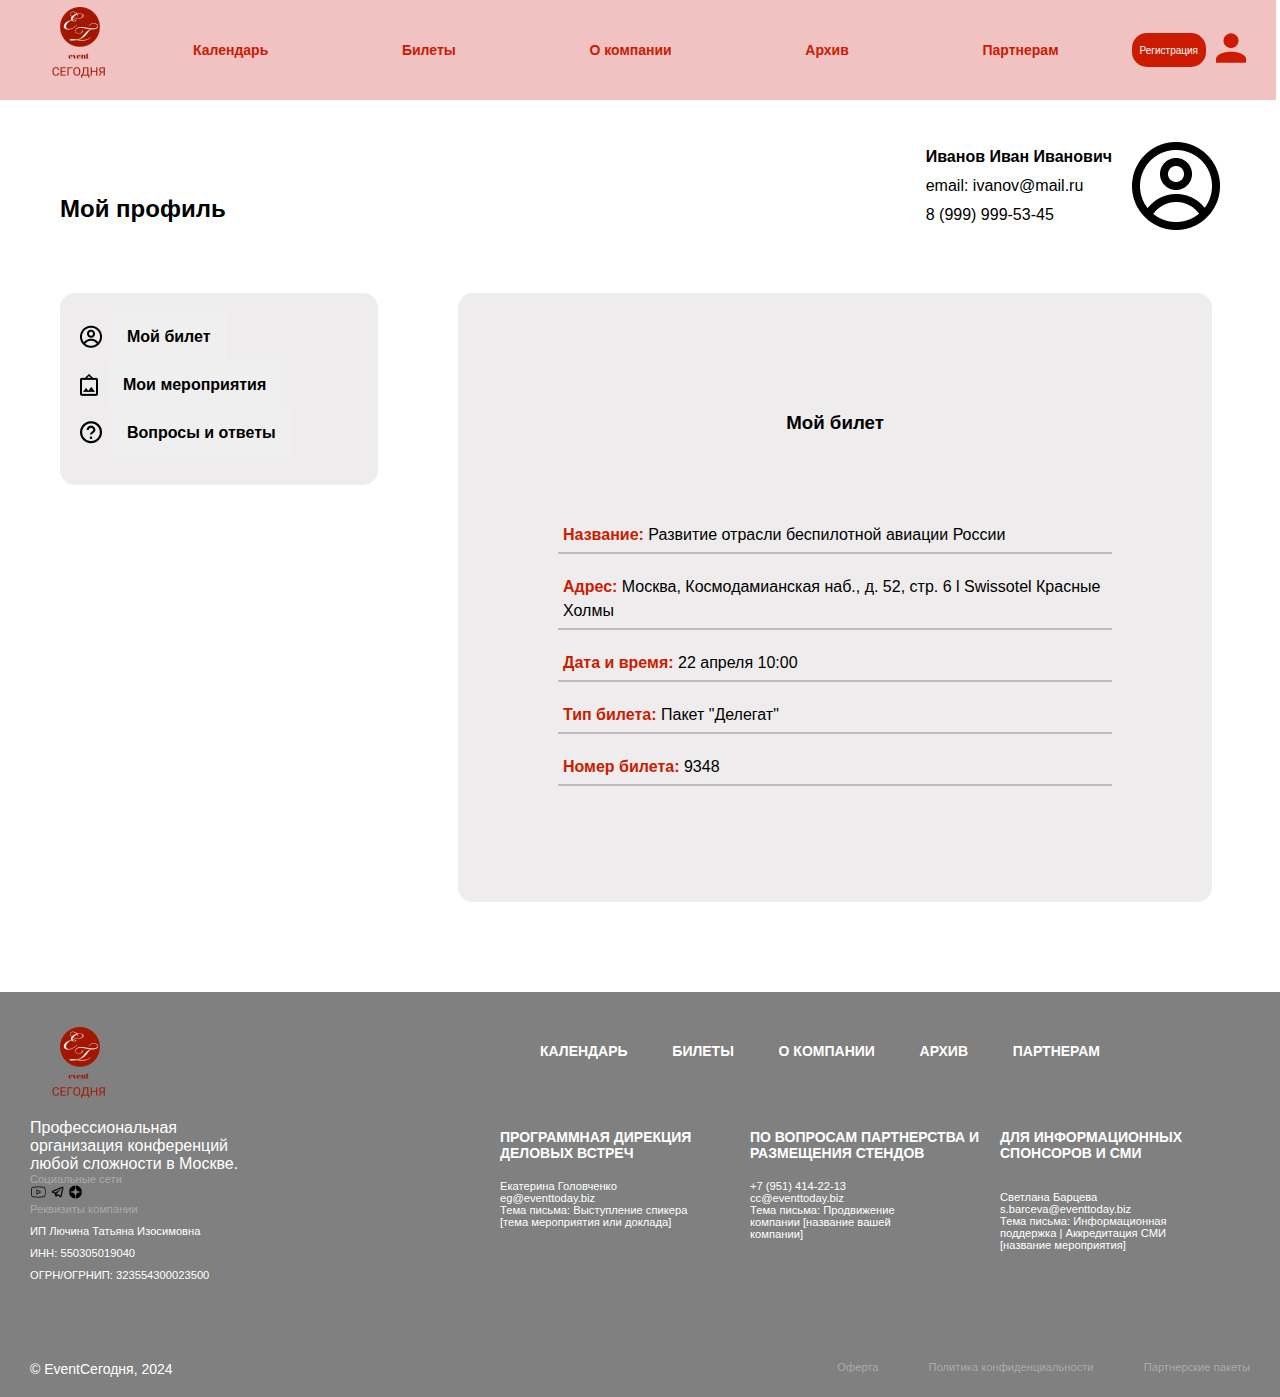
<file: account.html>
<!DOCTYPE html>
<html lang="ru">
  <head>
    <meta charset="UTF-8" />
    <meta name="viewport" content="width=device-width, initial-scale=1.0" />
    <link rel="stylesheet" href="css/style.css" />
    <title>Event Today</title>
  </head>
  <body>
    <header>
      <section class="main">
        <div class="main__logo">
          <a href="index.html"><img src="assets/logo/logo.png" alt="logo" /></a>
        </div>
        <div class="main__links">
          <ul class="">
            <li><a href="index.html">Календарь</a></li>
            <li><a href="tickets.html">Билеты</a></li>
            <li><a href="company.html">О компании</a></li>
            <li><a href="archive.html">Архив</a></li>
            <li><a href="partner.html">Партнерам</a></li>
          </ul>
        </div>
        <div class="main__reg">
          <button id="myBtn">Регистрация</button>
          <a href="registration.html"
            ><img src="assets/icons/Vector.png" alt="pic"
          /></a>
        </div>

        <div class="menu">
          <input type="checkbox" id="burger-checkbox" class="burger-checkbox" />
          <label for="burger-checkbox" class="burger"></label>
          <ul class="menu-list">
            <li><a class="menu-item" href="index.html">Календарь</a></li>
            <li><a class="menu-item" href="tickets.html">Билеты</a></li>
            <li><a class="menu-item" href="company.html">О компании</a></li>
            <li><a class="menu-item" href="archive.html">Архив</a></li>
            <li><a class="menu-item" href="partner.html">Партнерам</a></li>
          </ul>
        </div>
        <div id="myModal" class="modal">
          <div class="modal-content">
            <span class="close">&times;</span>
            <div class="registration__form">
              <div class="registration__form-title">
                <h2>Регистрация</h2>
              </div>
              <form>
                <div class="registration__form-input">
                  <div>
                    <input type="text" placeholder="Фамилия" />
                  </div>
                  <div>
                    <input type="text" placeholder="Имя" />
                  </div>
                  <div>
                    <input type="text" placeholder="Отчество" />
                  </div>
                  <div class="registration__form-input-date">
                    <label for="reg-date">Дата рождения</label>
                    <input
                      class="reg-date"
                      type="text"
                      placeholder="ДД.ММ.ГГГГ"
                    />
                  </div>
                  <div class="registration__form-input-tel">
                    <label for="reg-tel">Номер телефона</label>
                    <input
                      id="reg-tel"
                      type="tel"
                      placeholder="+7 777 777 77 77"
                    />
                  </div>
                  <div>
                    <button>Подтвердить телефон</button>
                  </div>
                </div>
                <div class="registration__form-btn">
                  <button>Завершить</button>
                </div>
              </form>
            </div>
          </div>
        </div>
      </section>
    </header>
    <main>
      <section class="profile">
        <div class="profile__title">
          <div class="profile__title-main">
            <h2 class="profile-title">Мой профиль</h2>
          </div>
          <div class="profile__title-person">
            <div class="profile__title-person-name">
              <h4>
                Иванов Иван Иванович
                <p>email: ivanov@mail.ru</p>
                <p>8 (999) 999-53-45</p>
              </h4>
            </div>
            <div class="profile__title-person-avatar">
              <img src="assets/icons/account.png" alt="icon" />
            </div>
          </div>
        </div>

        <div class="profile__options">
          <div class="profile__options-choice">
            <div>
              <img src="assets/icons/account3.png" alt="icon" />
              <button class="profile-ticket">Мой билет</button>
            </div>
            <div>
              <img src="assets/icons/account1.png" alt="icon" />
              <button class="profile-event">Мои мероприятия</button>
            </div>
            <div>
              <img src="assets/icons/account2.png" alt="icon" />
              <button class="profile-FAQ">Вопросы и ответы</button>
            </div>
          </div>

          <div class="profile__options-ticket">
            <div class="profile__options-ticket-title">
              <h3>Мой билет</h3>
            </div>
            <div class="profile__options-ticket-desc">
              <p>
                <span>Название:</span> Развитие отрасли беспилотной авиации
                России
              </p>
              <p>
                <span>Адрес:</span> Москва, Космодамианская наб., д. 52, стр. 6
                l Swissotel Красные Холмы
              </p>
              <p><span>Дата и время:</span> 22 апреля 10:00</p>
              <p><span>Тип билета:</span> Пакет "Делегат"</p>
              <p><span>Номер билета:</span> 9348</p>
            </div>
          </div>

          <div class="profile__options-event">
            <div class="profile__options-event-item">
              <div>
                <img src="assets/other/date4.jpg" alt="other" />
              </div>
              <div class="profile__options-event-item-container">
                <div class="profile__options-event-item-container-title">
                  <p>
                    Привлечение к субсидиарной ответственностипри банкротстве.
                    Закон, тренды и практика
                  </p>
                </div>
                <div class="profile__options-event-item-container-desc">
                  <div>
                    <p>II Ежегодная конференция</p>
                    <p>15 декабря 2020 года</p>
                  </div>
                  <div>
                    <button class="review-modal-btn">Оставить отзыв</button>
                    <button>Подробнее</button>
                  </div>
                </div>
              </div>
            </div>
            <div class="profile__options-event-item">
              <div>
                <img src="assets/other/date4.jpg" alt="other" />
              </div>
              <div class="profile__options-event-item-container">
                <div class="profile__options-event-item-container-title">
                  <p>
                    Привлечение к субсидиарной ответственностипри банкротстве.
                    Закон, тренды и практика
                  </p>
                </div>
                <div class="profile__options-event-item-container-desc">
                  <div>
                    <p>II Ежегодная конференция</p>
                    <p>15 декабря 2020 года</p>
                  </div>
                  <div>
                    <button>Подробнее</button>
                  </div>
                </div>
              </div>
            </div>
            <div class="profile__options-event-item">
              <div>
                <img src="assets/other/date4.jpg" alt="other" />
              </div>
              <div class="profile__options-event-item-container">
                <div class="profile__options-event-item-container-title">
                  <p>
                    Привлечение к субсидиарной ответственностипри банкротстве.
                    Закон, тренды и практика
                  </p>
                </div>
                <div class="profile__options-event-item-container-desc">
                  <div>
                    <p>II Ежегодная конференция</p>
                    <p>15 декабря 2020 года</p>
                  </div>
                  <div>
                    <button>Подробнее</button>
                  </div>
                </div>
              </div>
            </div>
            <div class="profile__options-event-item">
              <div>
                <img src="assets/other/date4.jpg" alt="other" />
              </div>
              <div class="profile__options-event-item-container">
                <div class="profile__options-event-item-container-title">
                  <p>
                    Привлечение к субсидиарной ответственностипри банкротстве.
                    Закон, тренды и практика
                  </p>
                </div>
                <div class="profile__options-event-item-container-desc">
                  <div>
                    <p>II Ежегодная конференция</p>
                    <p>15 декабря 2020 года</p>
                  </div>
                  <div>
                    <button>Подробнее</button>
                  </div>
                </div>
              </div>
            </div>
            <div class="profile__options-event-item">
              <div>
                <img src="assets/other/date4.jpg" alt="other" />
              </div>
              <div class="profile__options-event-item-container">
                <div class="profile__options-event-item-container-title">
                  <p>
                    Привлечение к субсидиарной ответственностипри банкротстве.
                    Закон, тренды и практика
                  </p>
                </div>
                <div class="profile__options-event-item-container-desc">
                  <div>
                    <p>II Ежегодная конференция</p>
                    <p>15 декабря 2020 года</p>
                  </div>
                  <div>
                    <button>Подробнее</button>
                  </div>
                </div>
              </div>
            </div>
          </div>
          <div class="profile__options-FAQ">
            <h2>Раздел в стадии разработки</h2>
          </div>
        </div>

        <div class="review__modal">
          <div class="review__modal-container">
            <span class="review__modal-container-close">&times;</span>

            <div class="review__modal-container-content">
              <div class="review__modal-container-content-title">
                <h2 class="review-title">Напишите отзыв</h2>
              </div>
              <div class="review__modal-container-content-form">
                <div class="review__modal-container-content-form-name">
                  <input type="text" placeholder="Имя" />
                </div>
                <div class="rating-area">
                  <input type="radio" id="star-5" name="rating" value="5" />
                  <label for="star-5" title="Оценка «5»"></label>
                  <input type="radio" id="star-4" name="rating" value="4" />
                  <label for="star-4" title="Оценка «4»"></label>
                  <input type="radio" id="star-3" name="rating" value="3" />
                  <label for="star-3" title="Оценка «3»"></label>
                  <input type="radio" id="star-2" name="rating" value="2" />
                  <label for="star-2" title="Оценка «2»"></label>
                  <input type="radio" id="star-1" name="rating" value="1" />
                  <label for="star-1" title="Оценка «1»"></label>
                </div>
                <div class="review__modal-container-content-form-text">
                  <textarea
                    name="review-text"
                    id="review-text"
                    cols="30"
                    rows="10"
                    placeholder="Текст отзыва"
                  ></textarea>
                </div>

                <div class="review__modal-container-content-form-btn">
                  <button class="review-btn">Отправить</button>
                </div>
              </div>
            </div>
          </div>
        </div>
      </section>
    </main>
    <footer>
      <div class="footer__container">
        <div class="footer__container-1">
          <div><img src="assets/logo/logo.png" alt="logo" /></div>
          <div>
            <div>
              Профессиональная <br />организация конференций<br />
              любой сложности в Москве.
            </div>
            <div>Социальные сети</div>
            <div>
              <a href="#"
                ><img src="assets/icons/youtube.png" alt="youtube"
              /></a>
              <a href="#"
                ><img src="assets/icons/telegram.png" alt="telegram"
              /></a>
              <a href="#"><img src="assets/icons/dzen.png" alt="yadzen" /></a>
            </div>
            <div>Реквизиты компании</div>
            <div>ИП Лючина Татьяна Изосимовна</div>
            <div>ИНН: 550305019040</div>
            <div>ОГРН/ОГРНИП: 323554300023500</div>
          </div>
        </div>
        <div class="footer__container-2">
          <div>
            <ul>
              <li><a href="index.html">Календарь</a></li>
              <li><a href="tickets.html">Билеты</a></li>
              <li><a href="company.html">О компании</a></li>
              <li><a href="archive.html">Архив</a></li>
              <li><a href="partner.html">Партнерам</a></li>
            </ul>
          </div>
          <div>
            <div>
              <h4>ПРОГРАММНАЯ ДИРЕКЦИЯ <br />ДЕЛОВЫХ ВСТРЕЧ</h4>
              <p>
                Екатерина Головченко<br />
                eg@eventtoday.biz <br />
                Тема письма: Выступление спикера <br />[тема мероприятия или
                доклада]
              </p>
            </div>
            <div>
              <h4>ПО ВОПРОСАМ ПАРТНЕРСТВА И <br />РАЗМЕЩЕНИЯ СТЕНДОВ</h4>
              <p>
                +7 (951) 414-22-13 <br />
                cc@eventtoday.biz <br />
                Тема письма: Продвижение <br />компании [название вашей
                <br />компании]
              </p>
            </div>
            <div>
              <h4>
                ДЛЯ ИНФОРМАЦИОННЫХ<br />
                СПОНСОРОВ И СМИ
              </h4>
              <p>
                Светлана Барцева <br />
                s.barceva@eventtoday.biz <br />
                Тема письма: Информационная<br />
                поддержка | Аккредитация СМИ <br />[название мероприятия]
              </p>
            </div>
          </div>
        </div>
      </div>

      <div class="footer__container-end">
        <div>© EventСегодня, 2024</div>
        <div>
          <a href="#">Оферта</a>
          <a href="#">Политика конфиденциальности</a>
          <a href="#">Партнерские пакеты</a>
        </div>
      </div>
    </footer>
    <script src="js/account.js"></script>
  </body>
</html>
</file>
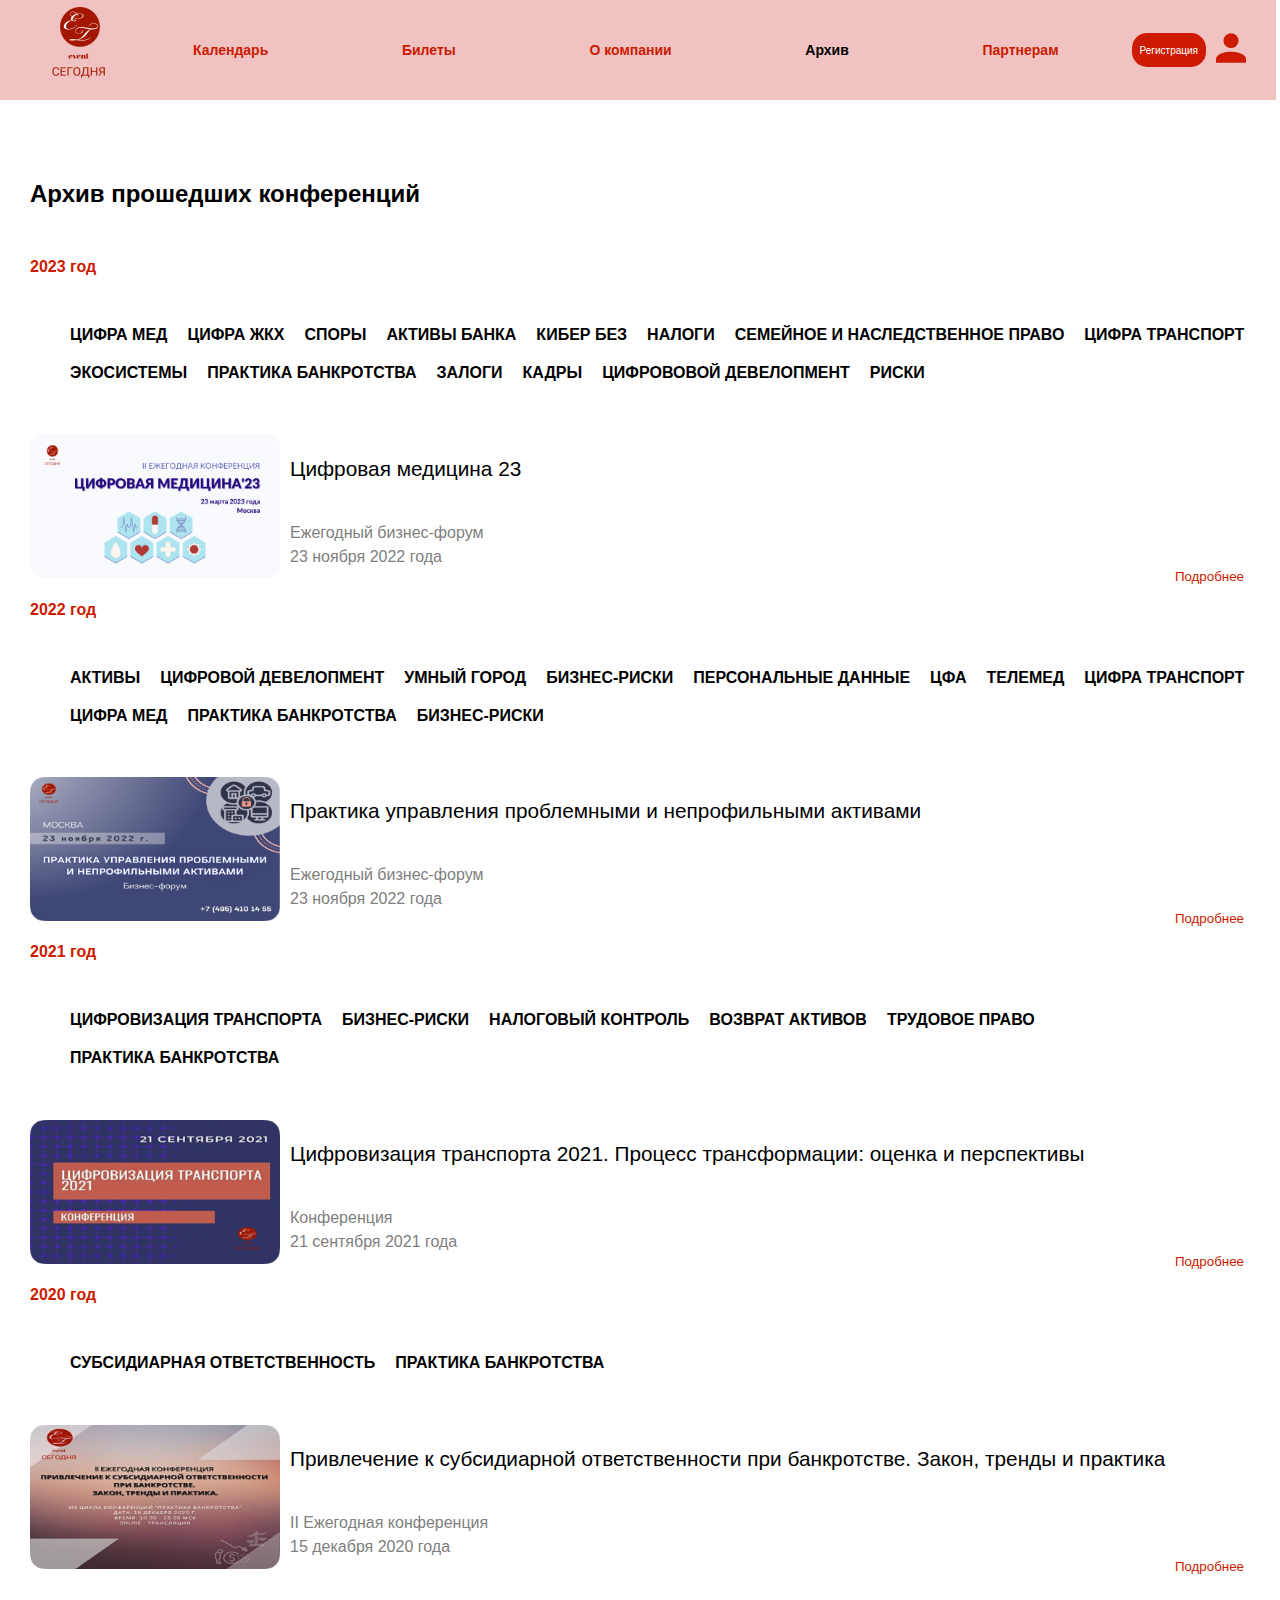
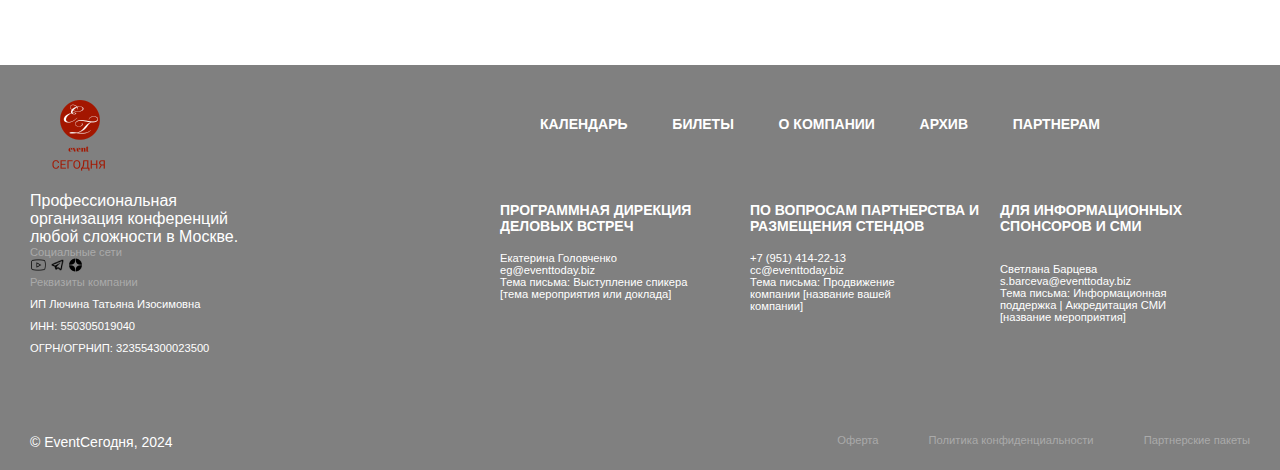
<file: archive.html>
<!DOCTYPE html>
<html lang="ru">
  <head>
    <meta charset="UTF-8" />
    <meta name="viewport" content="width=device-width, initial-scale=1.0" />
    <link rel="stylesheet" href="css/style.css" />
    <title>Event Today</title>
  </head>
  <body>
    <header>
      <section class="main">
        <div class="main__logo">
          <a href="index.html"><img src="assets/logo/logo.png" alt="logo" /></a>
        </div>
        <div class="main__links">
          <ul class="">
            <li><a href="index.html">Календарь</a></li>
            <li><a href="tickets.html">Билеты</a></li>
            <li><a href="company.html">О компании</a></li>
            <li><a class="selected" href="archive.html">Архив</a></li>
            <li><a href="partner.html">Партнерам</a></li>
          </ul>
        </div>
        <div class="main__reg">
          <button id="myBtn">Регистрация</button>
          <a href="registration.html"
            ><img src="assets/icons/Vector.png" alt="pic"
          /></a>
        </div>

        <div class="menu">
          <input type="checkbox" id="burger-checkbox" class="burger-checkbox" />
          <label for="burger-checkbox" class="burger"></label>
          <ul class="menu-list">
            <li><a class="menu-item" href="index.html">Календарь</a></li>
            <li><a class="menu-item" href="tickets.html">Билеты</a></li>
            <li><a class="menu-item" href="company.html">О компании</a></li>
            <li><a class="menu-item" href="archive.html">Архив</a></li>
            <li><a class="menu-item" href="partner.html">Партнерам</a></li>
          </ul>
        </div>
        <div id="myModal" class="modal">
          <div class="modal-content">
            <span class="close">&times;</span>
            <div class="registration__form">
              <div class="registration__form-title">
                <h2>Регистрация</h2>
              </div>
              <form>
                <div class="registration__form-input">
                  <div>
                    <input type="text" placeholder="Фамилия" />
                  </div>
                  <div>
                    <input type="text" placeholder="Имя" />
                  </div>
                  <div>
                    <input type="text" placeholder="Отчество" />
                  </div>
                  <div class="registration__form-input-date">
                    <label for="reg-date">Дата рождения</label>
                    <input
                      class="reg-date"
                      type="text"
                      placeholder="ДД.ММ.ГГГГ"
                    />
                  </div>
                  <div class="registration__form-input-tel">
                    <label for="reg-tel">Номер телефона</label>
                    <input
                      id="reg-tel"
                      type="tel"
                      placeholder="+7 777 777 77 77"
                    />
                  </div>
                  <div>
                    <button>Подтвердить телефон</button>
                  </div>
                </div>
                <div class="registration__form-btn">
                  <button>Завершить</button>
                </div>
              </form>
            </div>
          </div>
        </div>
      </section>
    </header>
    <main>
      <section class="archive">
        <div class="archive__title">
          <h2>Архив прошедших конференций</h2>
        </div>
        <div class="archive__2023-title">
          <p>2023 год</p>
        </div>
        <div class="archive__2023">
          <div class="archive__2023-links">
            <ul>
              <li><a href="#">цифра мед</a></li>
              <li><a href="#">цифра жкх</a></li>
              <li><a href="#">споры</a></li>
              <li><a href="#">активы банка</a></li>
              <li><a href="#">кибер без</a></li>
              <li><a href="#">налоги</a></li>
              <li><a href="#">семейное и наследственное право</a></li>
              <li><a href="#">цифра транспорт</a></li>
              <li><a href="#">экосистемы</a></li>
              <li><a href="#">практика банкротства</a></li>
              <li><a href="#">залоги</a></li>
              <li><a href="#">кадры</a></li>
              <li><a href="#">цифрововой девелопмент</a></li>
              <li><a href="#">риски</a></li>
            </ul>
          </div>
          <div class="archive__2023-links-mob">
            <div class="mob-title">ЦИФРА МЕД</div>
            <div class="select-dropdown select-dropdown1">
              <span
                ><img src="assets/icons/selector-archive.png" alt="icon"
              /></span>
              <div
                id="selectDropdown1"
                class="select-dropdown-content select-dropdown-content1"
              >
                <a href="#">цифра мед</a>
                <a href="#">цифра жкх</a>
                <a href="#">споры</a>
                <a href="#">активы банка</a>
                <a href="#">кибер без</a>
                <a href="#">налоги</a>
                <a href="#">семейное и наследственное право</a>
                <a href="#">цифра транспорт</a>
                <a href="#">экосистемы</a>
                <a href="#">практика банкротства</a>
                <a href="#">залоги</a>
                <a href="#">кадры</a>
                <a href="#">цифрововой девелопмент</a>
                <a href="#">риски</a>
              </div>
            </div>
          </div>
          <div class="archive__2023-container">
            <div class="archive__2023-container-1">
              <div class="archive__2023-container-1-img">
                <img src="assets/other/archive1.jpg" alt="archive" />
              </div>
              <div class="archive__2023-container-1-text">
                <p>Цифровая медицина 23</p>
                <p>
                  Ежегодный бизнес-форум<br />
                  23 ноября 2022 года
                </p>
              </div>
            </div>
            <div class="archive__2023-container-2">
              <button><a href="conference.html">Подробнее</a></button>
            </div>
          </div>
        </div>
        <div class="archive__2022-title">
          <p>2022 год</p>
        </div>
        <div class="archive__2022">
          <div class="archive__2022-links">
            <ul>
              <li><a href="#">активы</a></li>
              <li><a href="#">цифровой девелопмент</a></li>
              <li><a href="#">умный город</a></li>
              <li><a href="#">бизнес-риски</a></li>
              <li><a href="#">персональные данные</a></li>
              <li><a href="#">цфа</a></li>
              <li><a href="#">телемед</a></li>
              <li><a href="#">цифра транспорт</a></li>
              <li><a href="#">цифра мед</a></li>
              <li><a href="#">практика банкротства</a></li>
              <li><a href="#">бизнес-риски</a></li>
            </ul>
          </div>
          <div class="archive__2023-links-mob">
            <div class="mob-title">АКТИВЫ</div>
            <div class="select-dropdown select-dropdown2">
              <span
                ><img src="assets/icons/selector-archive.png" alt="icon"
              /></span>
              <div
                id="selectDropdown2"
                class="select-dropdown-content select-dropdown-content2"
              >
                <a href="#">активы</a>
                <a href="#">цифровой девелопмент</a>
                <a href="#">умный город</a>
                <a href="#">бизнес-риски</a>
                <a href="#">персональные данные</a>
                <a href="#">цфа</a>
                <a href="#">телемед</a>
                <a href="#">цифра транспорт</a>
                <a href="#">цифра мед</a>
                <a href="#">практика банкротства</a>
                <a href="#">бизнес-риски</a>
              </div>
            </div>
          </div>
          <div class="archive__2022-container">
            <div class="archive__2022-container-1">
              <div class="archive__2022-container-1-img">
                <img src="assets/other/archive2.jpg" alt="archive" />
              </div>
              <div class="archive__2022-container-1-text">
                <p>Практика управления проблемными и непрофильными активами</p>
                <p>
                  Ежегодный бизнес-форум<br />
                  23 ноября 2022 года
                </p>
              </div>
            </div>
            <div class="archive__2022-container-2">
              <button><a href="conference.html">Подробнее</a></button>
            </div>
          </div>
        </div>
        <div class="archive__2021-title">
          <p>2021 год</p>
        </div>
        <div class="archive__2021">
          <div class="archive__2021-links">
            <ul>
              <li><a href="#">цифровизация транспорта</a></li>
              <li><a href="#">бизнес-риски</a></li>
              <li><a href="#">налоговый контроль</a></li>
              <li><a href="#">возврат активов</a></li>
              <li><a href="#">трудовое право</a></li>
              <li><a href="#">практика банкротства</a></li>
            </ul>
          </div>
          <div class="archive__2023-links-mob">
            <div class="mob-title">ЦИФРОВИЗАЦИЯ ТРАНСПОРТА</div>
            <div class="select-dropdown select-dropdown3">
              <span
                ><img src="assets/icons/selector-archive.png" alt="icon"
              /></span>
              <div
                id="selectDropdown3"
                class="select-dropdown-content select-dropdown-content3"
              >
                <a href="#">цифровизация транспорта</a>
                <a href="#">бизнес-риски</a>
                <a href="#">налоговый контроль</a>
                <a href="#">возврат активов</a>
                <a href="#">трудовое право</a>
                <a href="#">практика банкротства</a>
              </div>
            </div>
          </div>
          <div class="archive__2021-container">
            <div class="archive__2021-container-1">
              <div class="archive__2021-container-1-img">
                <img src="assets/other/archive3.jpg" alt="archive" />
              </div>
              <div class="archive__2021-container-1-text">
                <p>
                  Цифровизация транспорта 2021. Процесс трансформации: оценка и
                  перспективы
                </p>
                <p>
                  Конференция<br />
                  21 сентября 2021 года
                </p>
              </div>
            </div>
            <div class="archive__2021-container-2">
              <button><a href="conference.html">Подробнее</a></button>
            </div>
          </div>
        </div>
        <div class="archive__2020-title">
          <p>2020 год</p>
        </div>
        <div class="archive__2020">
          <div class="archive__2020-links">
            <ul>
              <li><a href="#">субсидиарная ответственность</a></li>
              <li><a href="#">практика банкротства</a></li>
            </ul>
          </div>
          <div class="archive__2023-links-mob">
            <div class="mob-title">СУБСИДИРОВАННАЯ ОТВЕТСТВЕННОСТЬ</div>
            <div class="select-dropdown select-dropdown4">
              <span
                ><img src="assets/icons/selector-archive.png" alt="icon"
              /></span>
              <div
                id="selectDropdown4"
                class="select-dropdown-content select-dropdown-content4"
              >
                <a value="cубсидиарная ответственность" href="#"
                  >субсидиарная ответственность</a
                >
                <a value="практика банкротства" href="#"
                  >практика банкротства</a
                >
              </div>
            </div>
          </div>
          <div class="archive__2020-container">
            <div class="archive__2020-container-1">
              <div class="archive__2020-container-1-img">
                <img src="assets/other/archive4.jpg" alt="archive" />
              </div>
              <div class="archive__2020-container-1-text">
                <p>
                  Привлечение к субсидиарной ответственности при банкротстве.
                  Закон, тренды и практика
                </p>
                <p>
                  II Ежегодная конференция<br />
                  15 декабря 2020 года
                </p>
              </div>
            </div>
            <div class="archive__2020-container-2">
              <button><a href="conference.html">Подробнее</a></button>
            </div>
          </div>
        </div>
      </section>
    </main>
    <footer>
      <div class="footer__container">
        <div class="footer__container-1">
          <div><img src="assets/logo/logo.png" alt="logo" /></div>
          <div>
            <div>
              Профессиональная <br />организация конференций<br />
              любой сложности в Москве.
            </div>
            <div>Социальные сети</div>
            <div>
              <a href="#"
                ><img src="assets/icons/youtube.png" alt="youtube"
              /></a>
              <a href="#"
                ><img src="assets/icons/telegram.png" alt="telegram"
              /></a>
              <a href="#"><img src="assets/icons/dzen.png" alt="yadzen" /></a>
            </div>
            <div>Реквизиты компании</div>
            <div>ИП Лючина Татьяна Изосимовна</div>
            <div>ИНН: 550305019040</div>
            <div>ОГРН/ОГРНИП: 323554300023500</div>
          </div>
        </div>
        <div class="footer__container-2">
          <div>
            <ul>
              <li><a href="index.html">Календарь</a></li>
              <li><a href="tickets.html">Билеты</a></li>
              <li><a href="company.html">О компании</a></li>
              <li><a href="archive.html">Архив</a></li>
              <li><a href="partner.html">Партнерам</a></li>
            </ul>
          </div>
          <div>
            <div>
              <h4>ПРОГРАММНАЯ ДИРЕКЦИЯ <br />ДЕЛОВЫХ ВСТРЕЧ</h4>
              <p>
                Екатерина Головченко<br />
                eg@eventtoday.biz <br />
                Тема письма: Выступление спикера <br />[тема мероприятия или
                доклада]
              </p>
            </div>
            <div>
              <h4>ПО ВОПРОСАМ ПАРТНЕРСТВА И <br />РАЗМЕЩЕНИЯ СТЕНДОВ</h4>
              <p>
                +7 (951) 414-22-13 <br />
                cc@eventtoday.biz <br />
                Тема письма: Продвижение <br />компании [название вашей
                <br />компании]
              </p>
            </div>
            <div>
              <h4>
                ДЛЯ ИНФОРМАЦИОННЫХ<br />
                СПОНСОРОВ И СМИ
              </h4>
              <p>
                Светлана Барцева <br />
                s.barceva@eventtoday.biz <br />
                Тема письма: Информационная<br />
                поддержка | Аккредитация СМИ <br />[название мероприятия]
              </p>
            </div>
          </div>
        </div>
      </div>

      <div class="footer__container-end">
        <div>© EventСегодня, 2024</div>
        <div>
          <a href="#">Оферта</a>
          <a href="#">Политика конфиденциальности</a>
          <a href="#">Партнерские пакеты</a>
        </div>
      </div>
    </footer>
    <script src="js/archive.js"></script>
  </body>
</html>
</file>
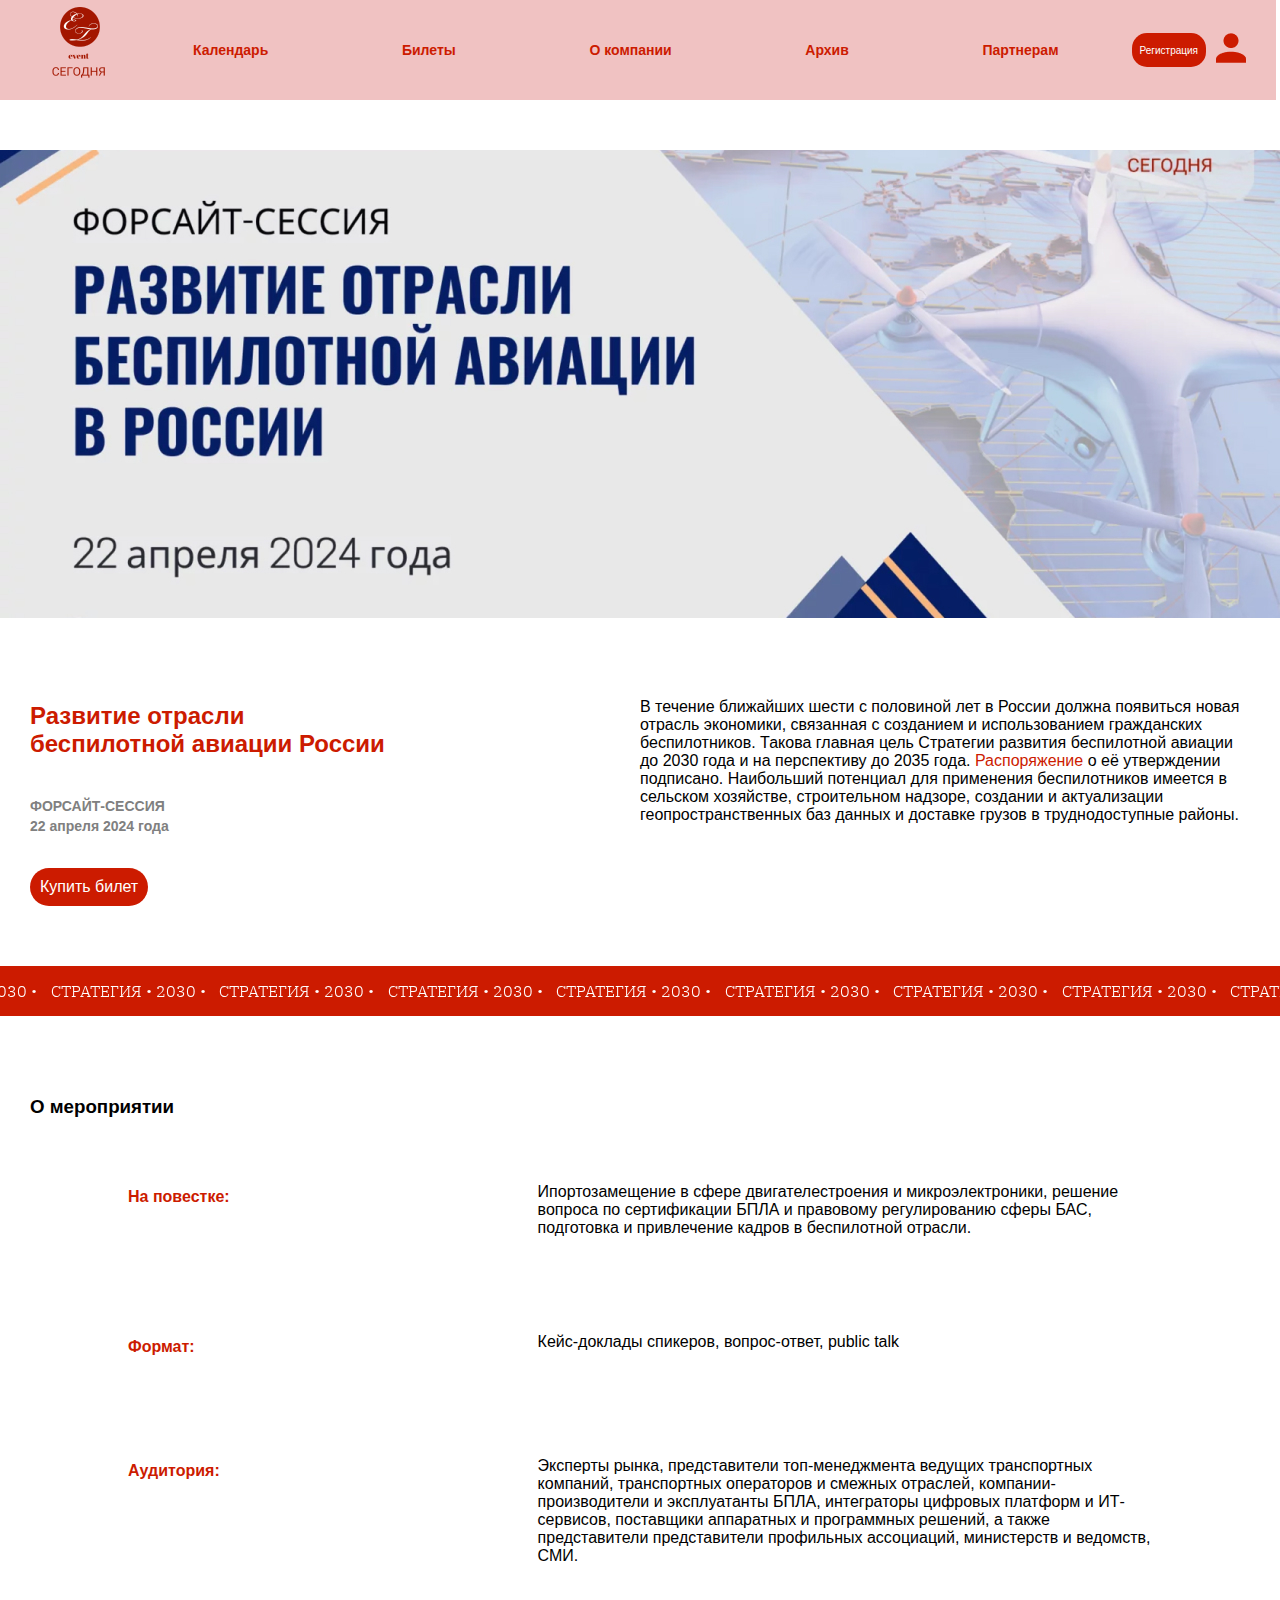
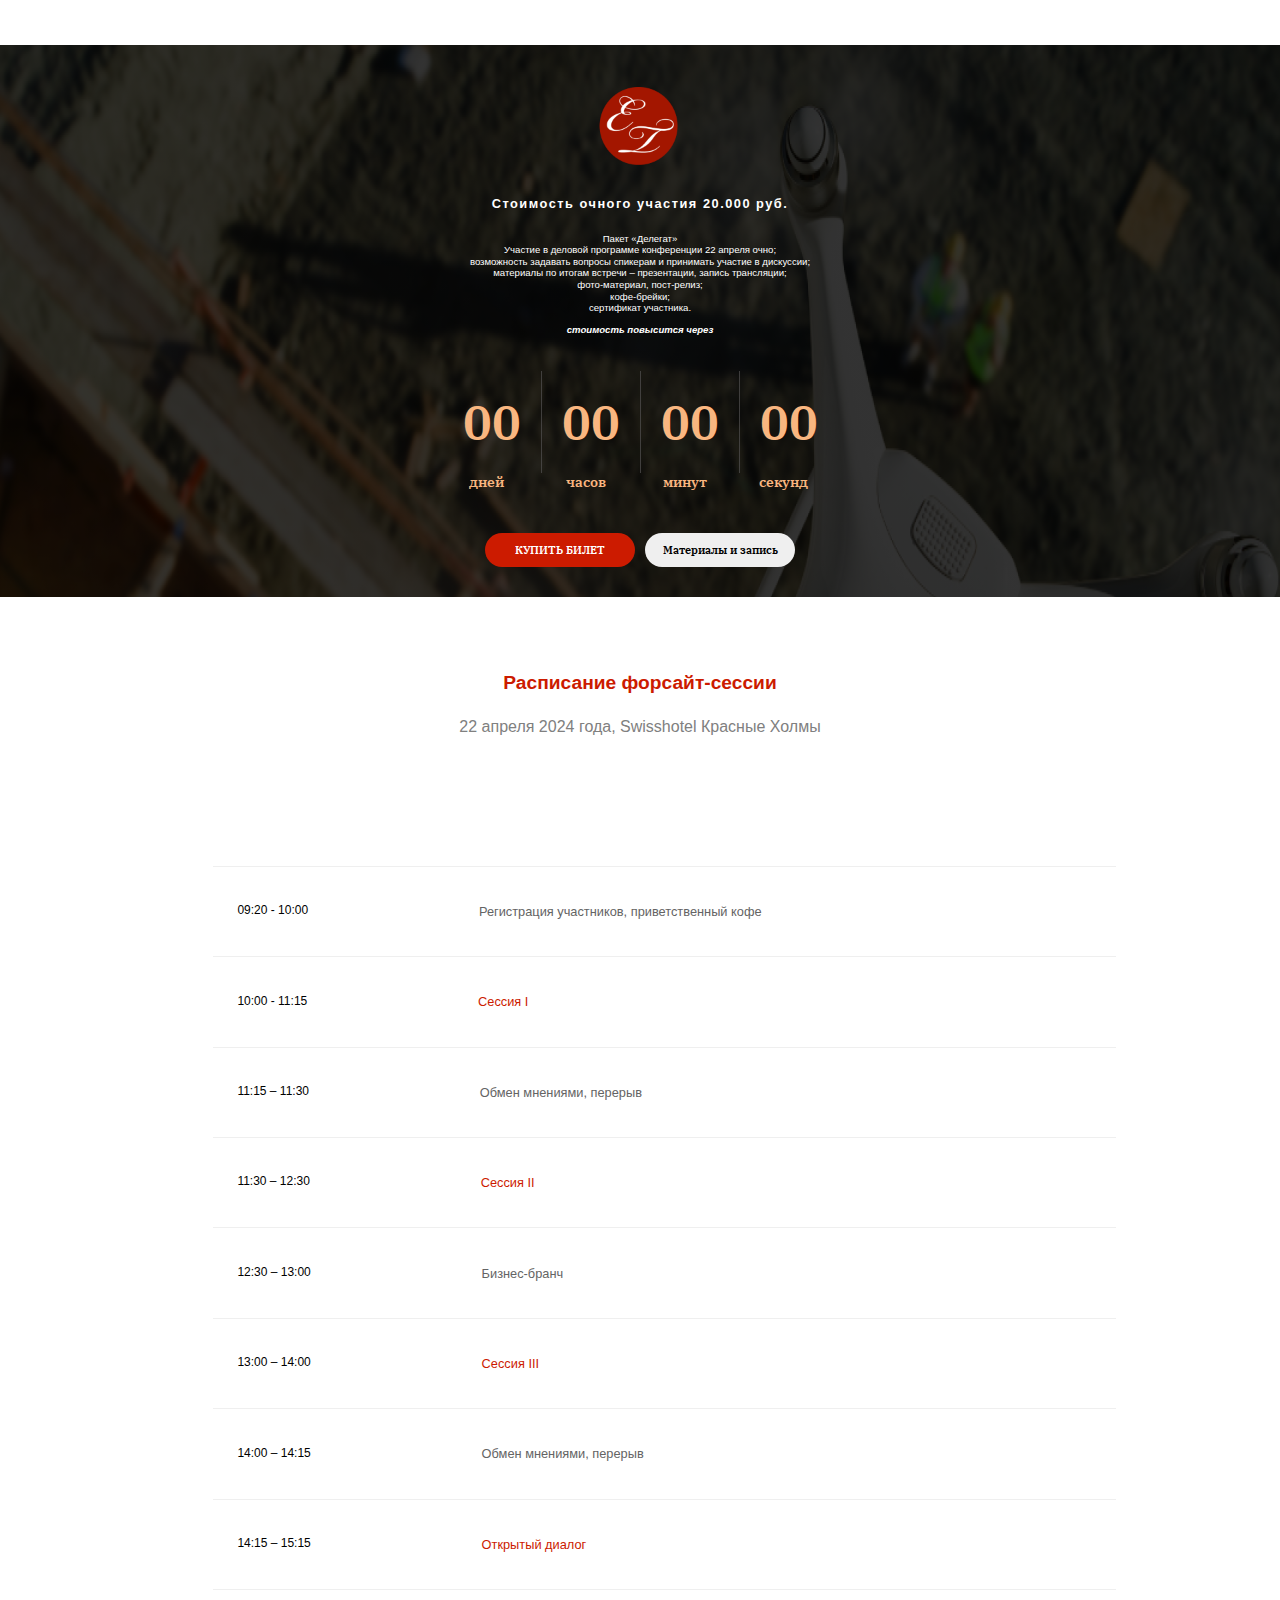
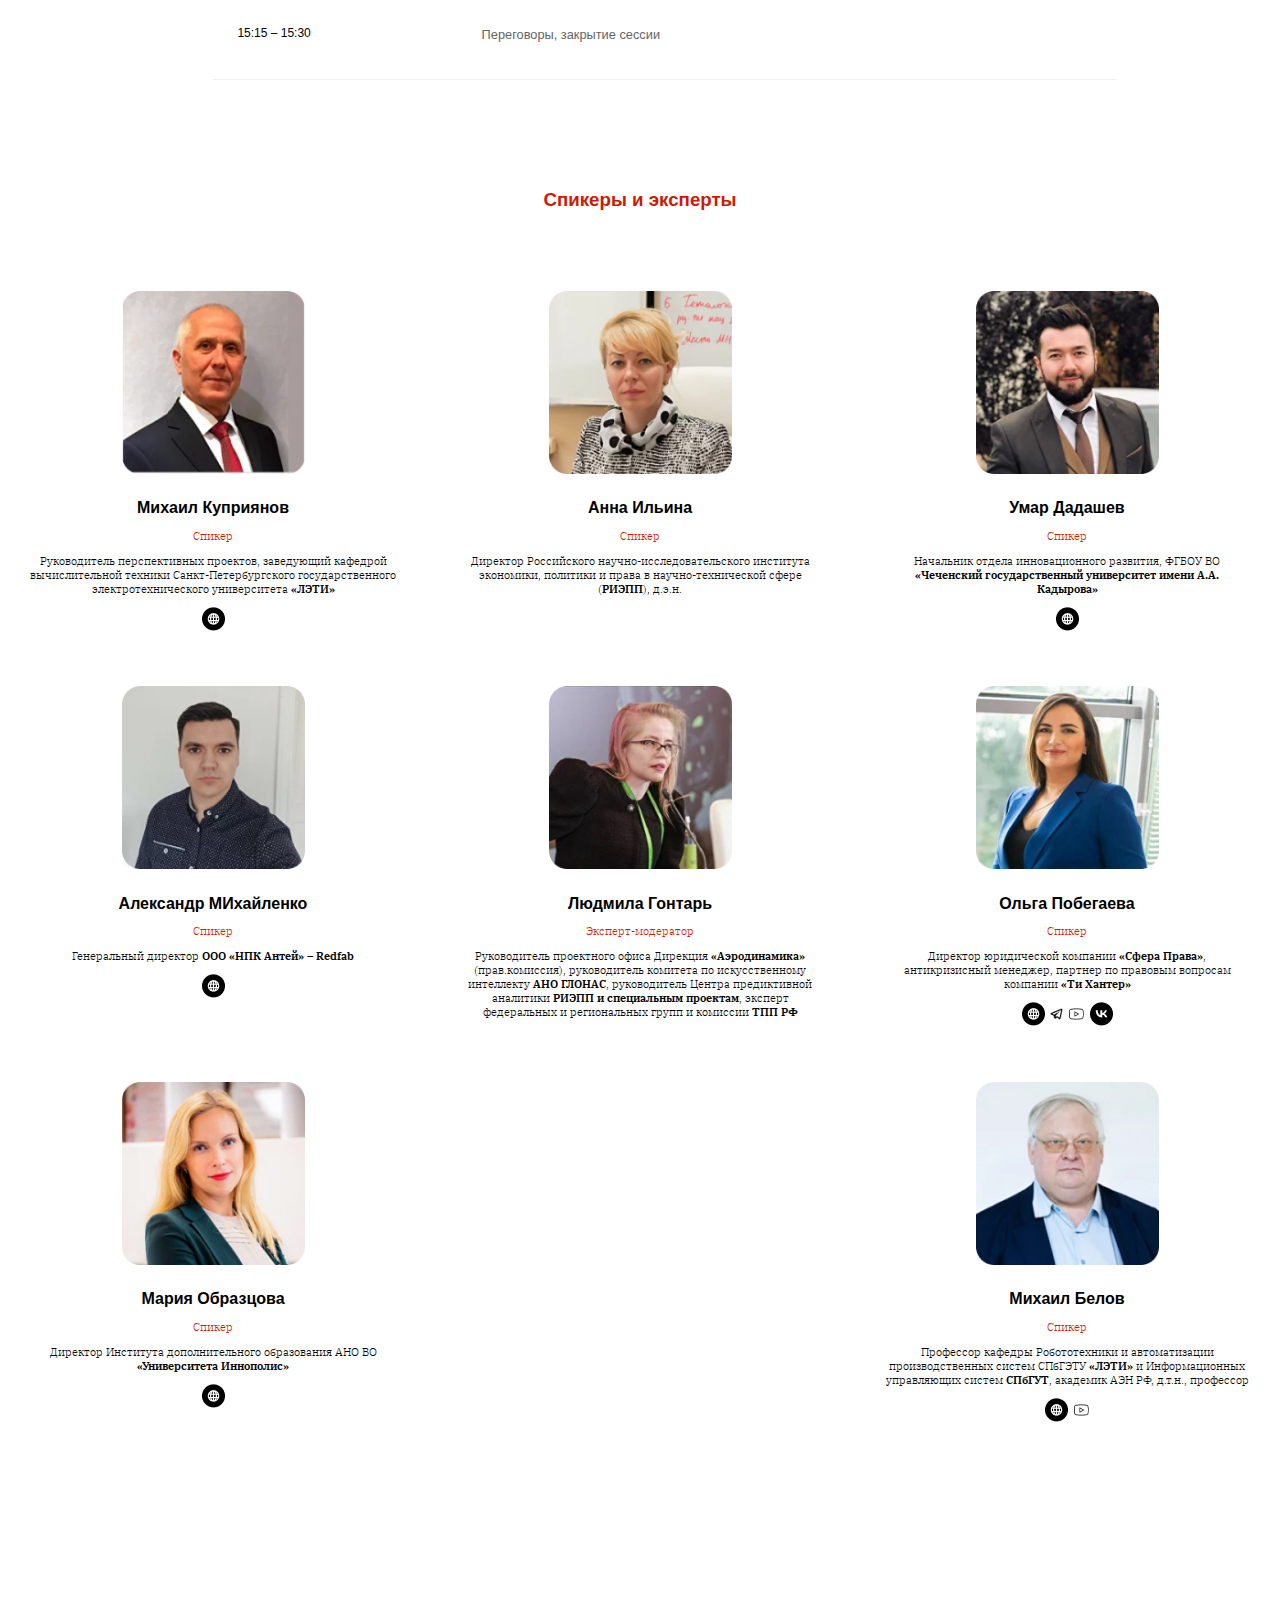
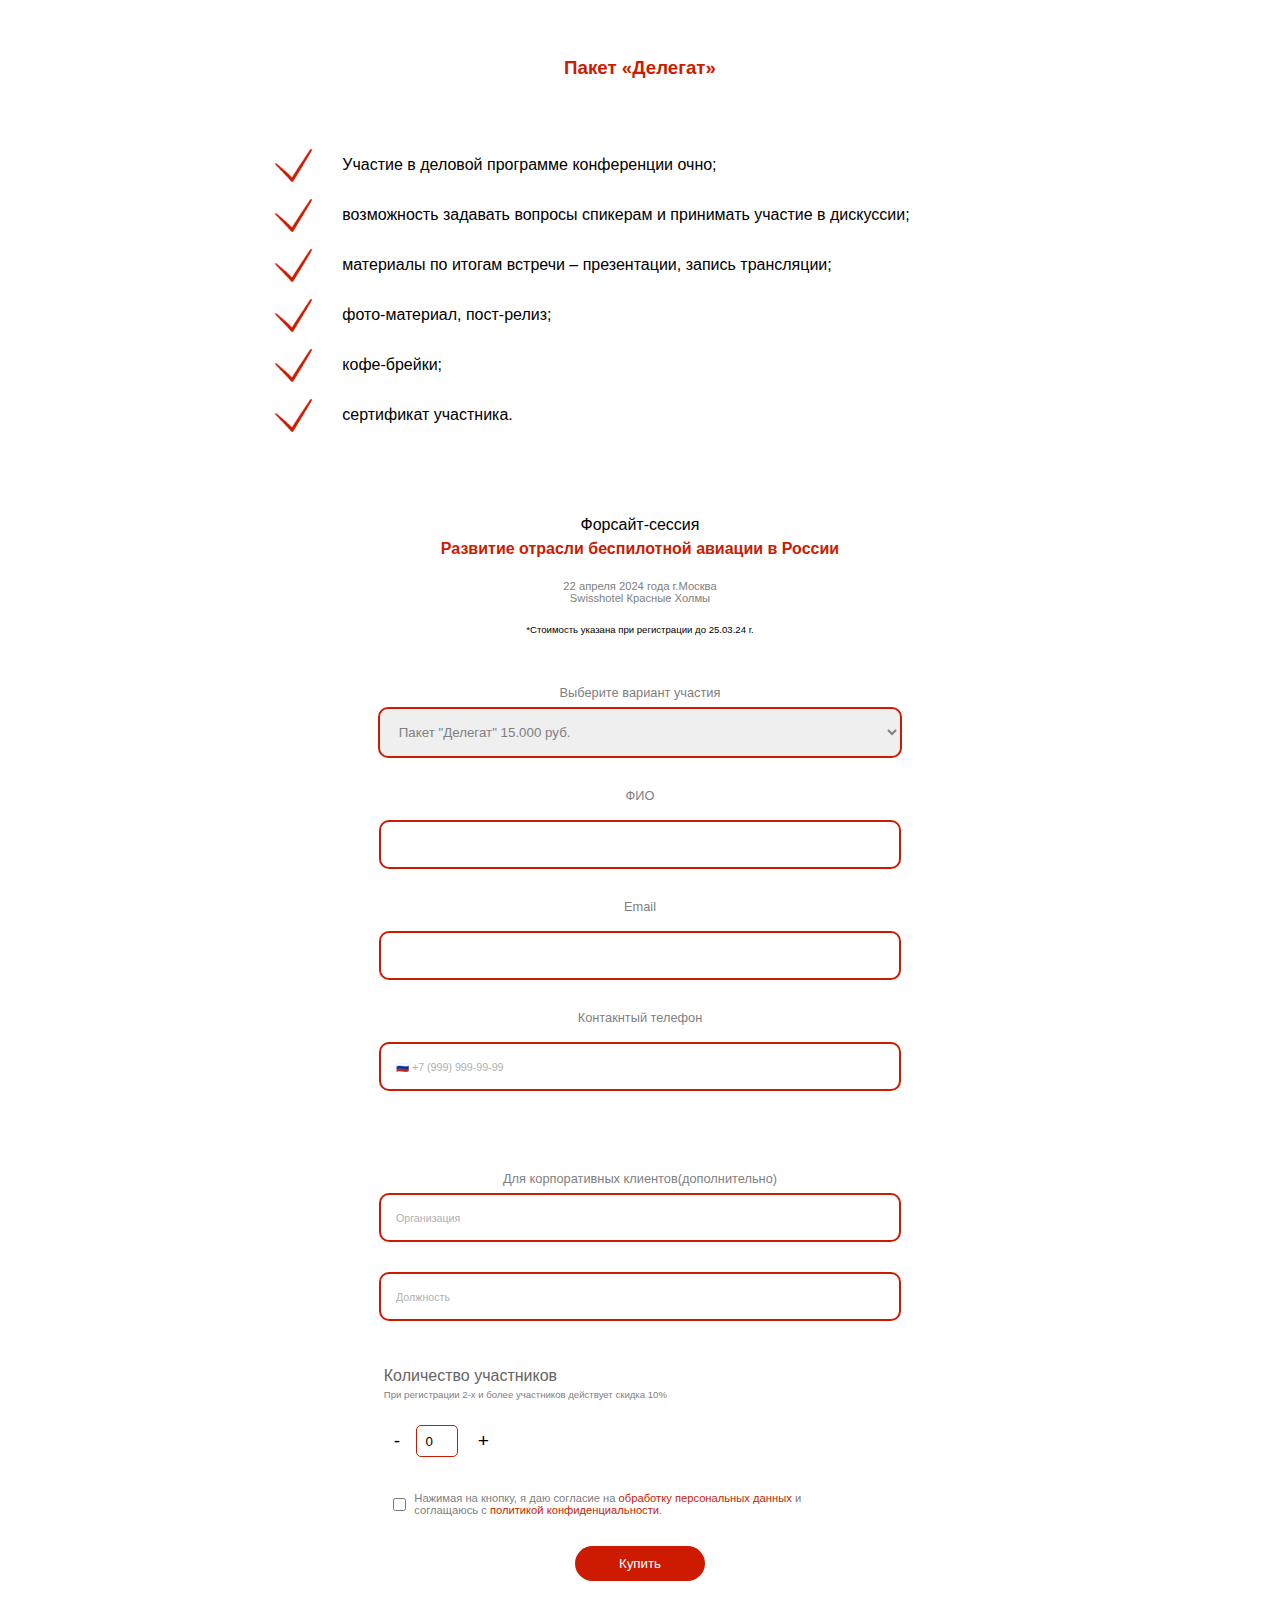
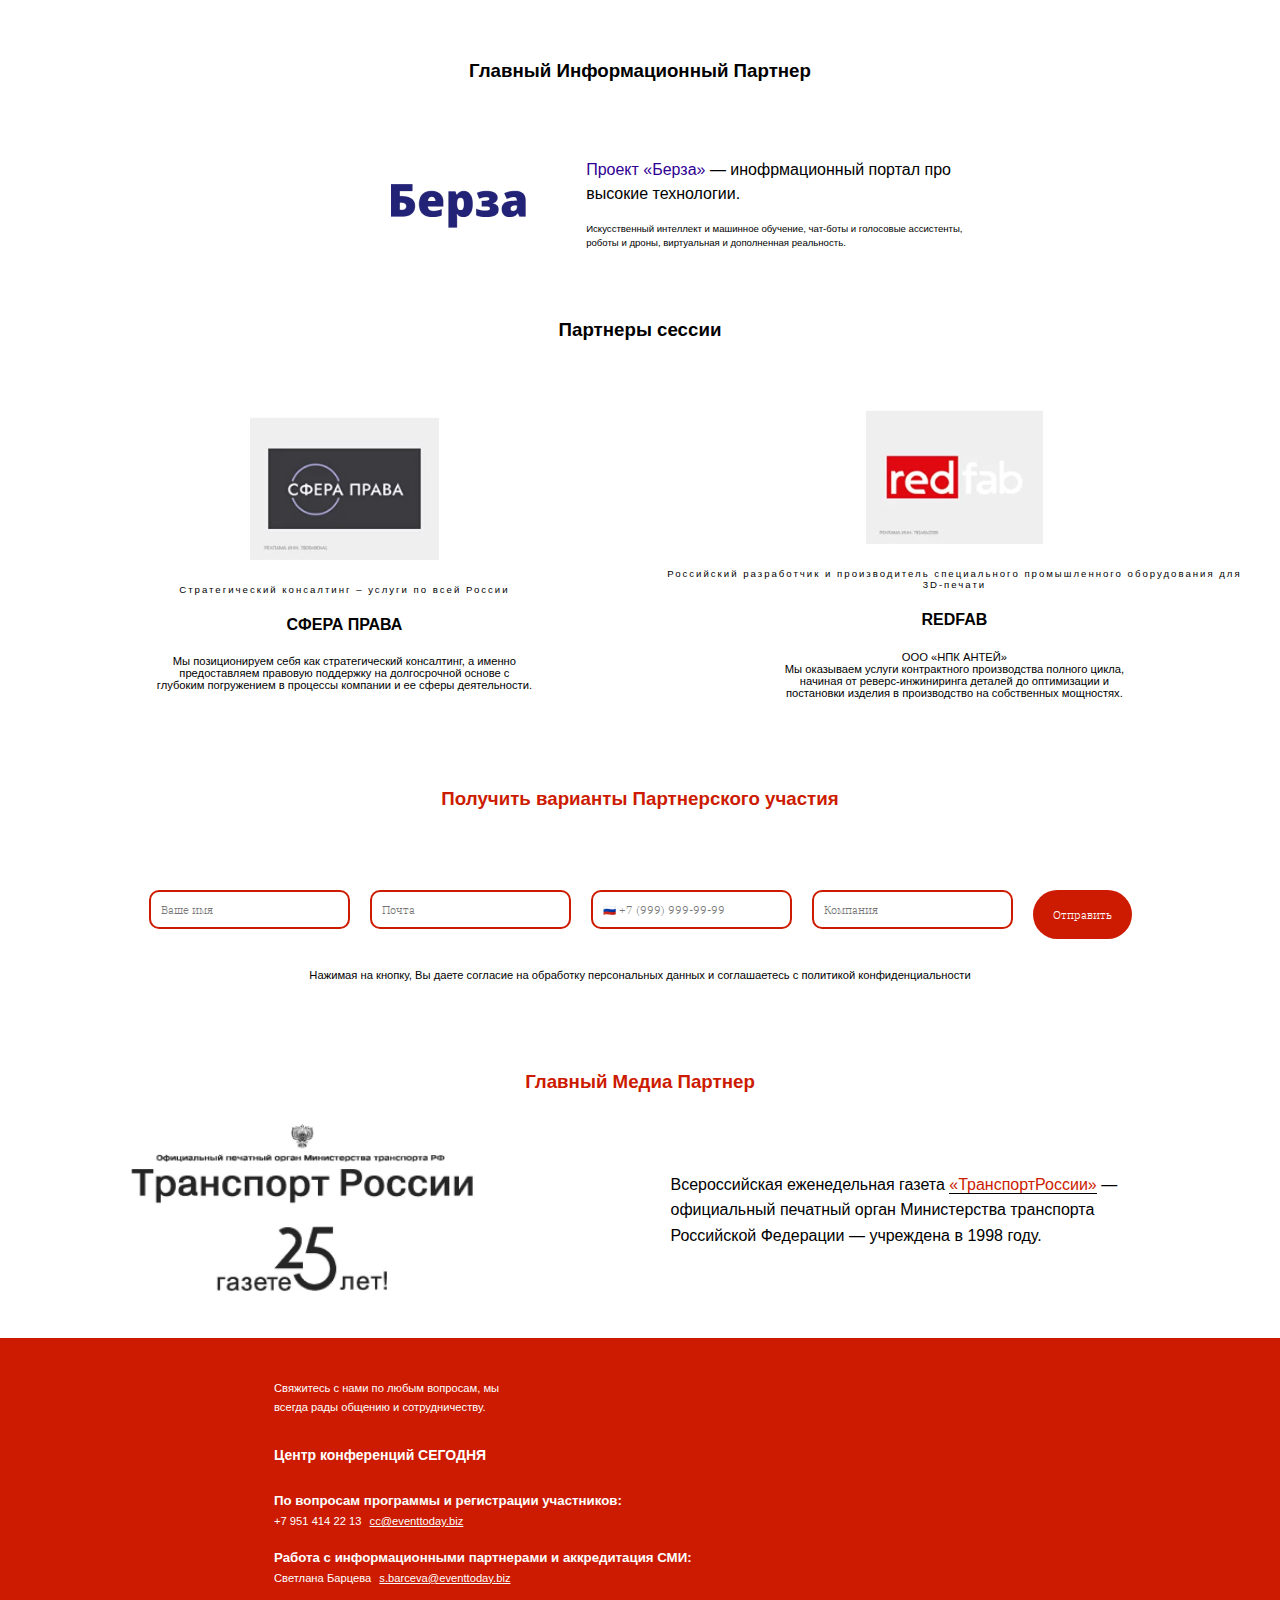
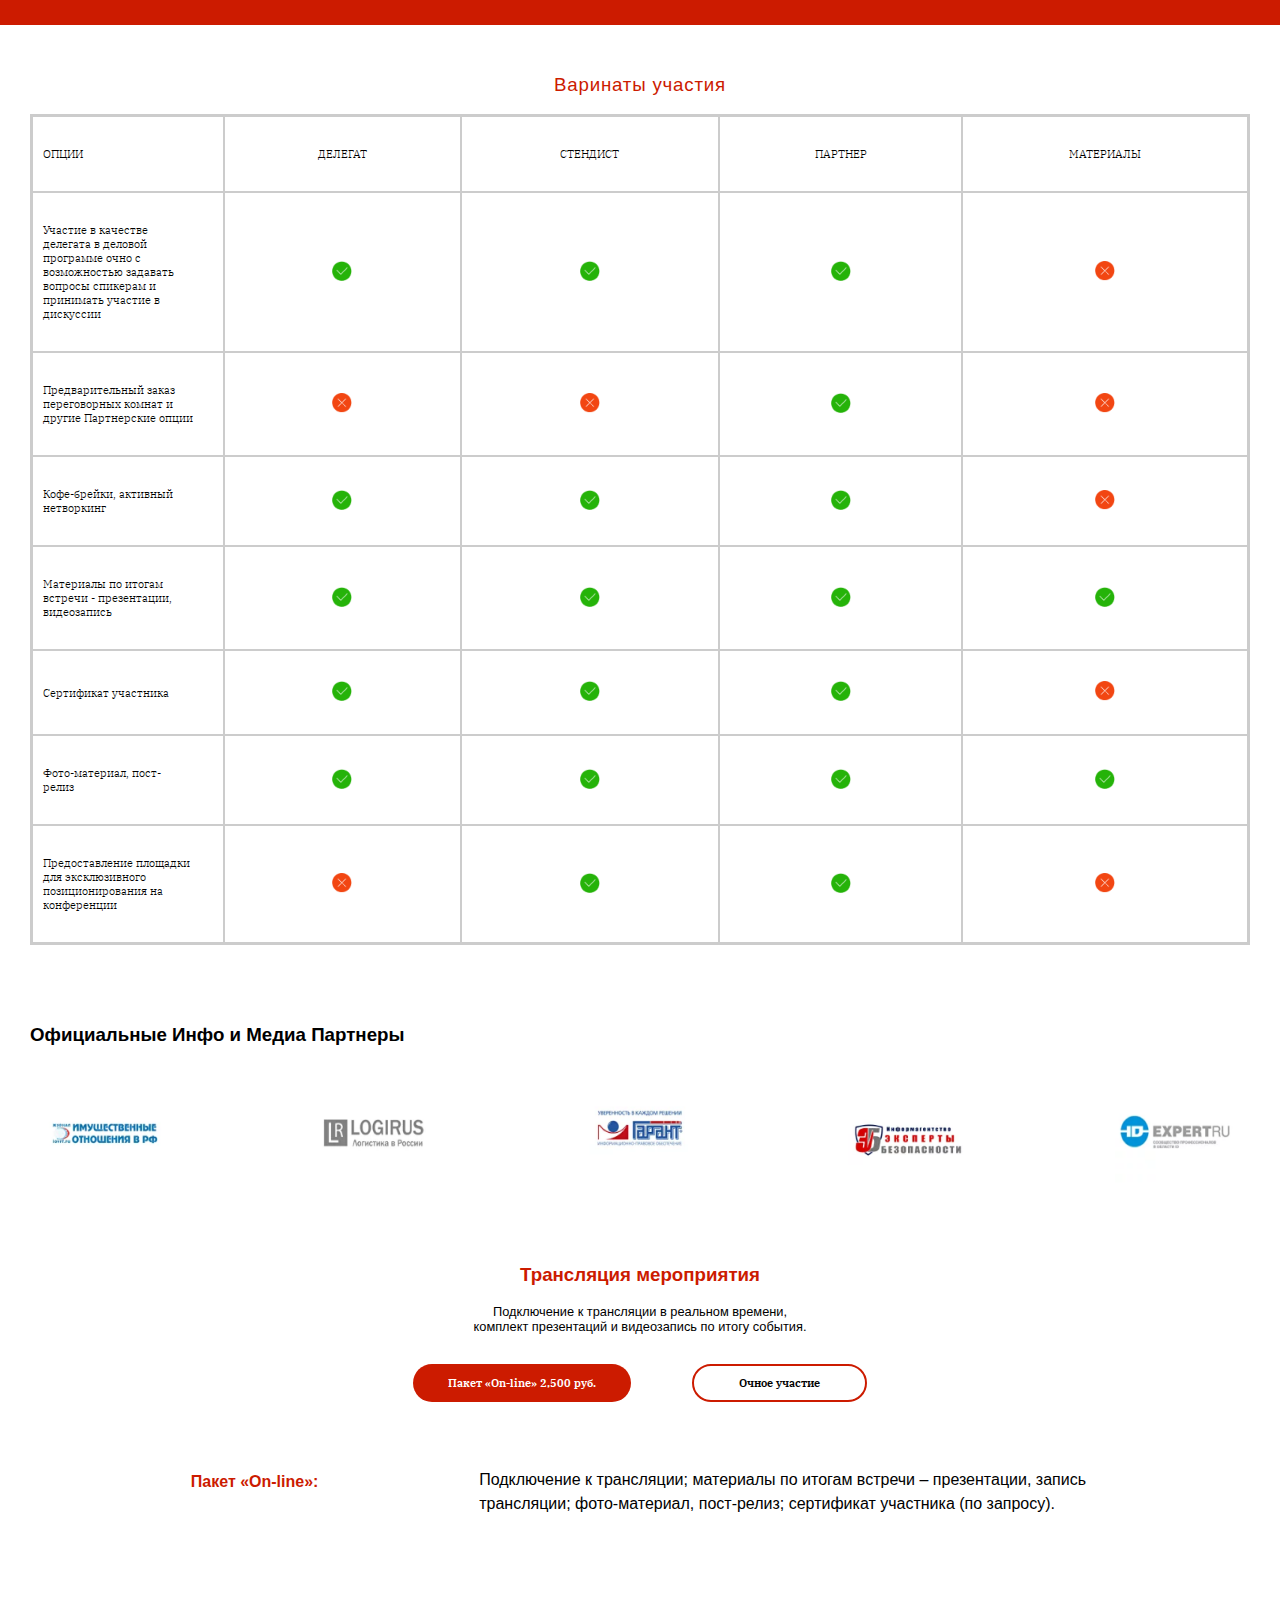
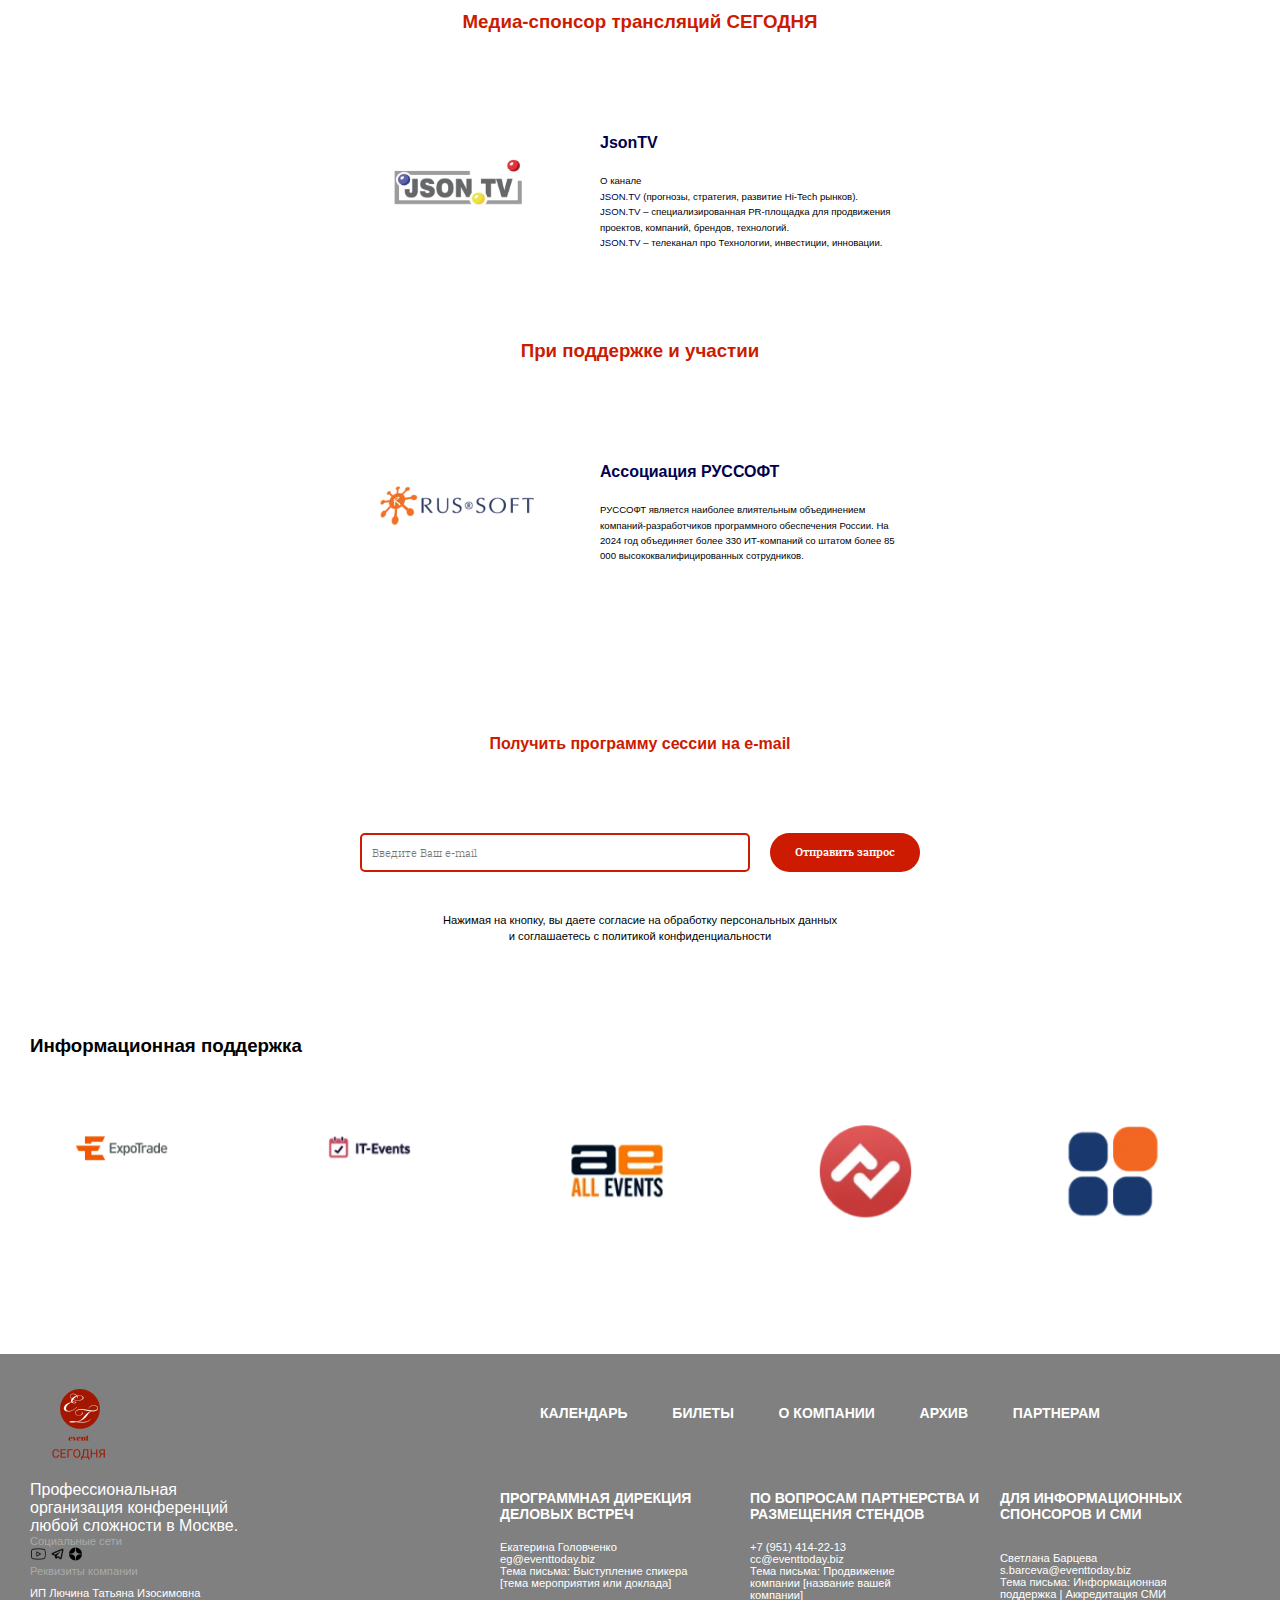
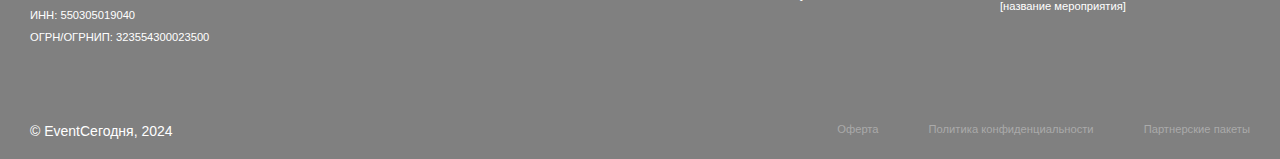
<file: buytickets.html>
<!DOCTYPE html>
<html lang="ru">
  <head>
    <meta charset="UTF-8" />
    <meta name="viewport" content="width=device-width, initial-scale=1.0" />
    <link rel="stylesheet" href="owl/owl.carousel.min.css" />
    <link rel="stylesheet" href="owl/owl.theme.default.min.css" />
    <link rel="stylesheet" href="css/style.css" />
    <title>Event Today</title>
  </head>
  <body>
    <header>
      <section class="main">
        <div class="main__logo">
          <a href="index.html"><img src="assets/logo/logo.png" alt="logo" /></a>
        </div>
        <div class="main__links">
          <ul class="">
            <li><a href="index.html">Календарь</a></li>
            <li><a href="tickets.html">Билеты</a></li>
            <li><a href="company.html">О компании</a></li>
            <li><a href="archive.html">Архив</a></li>
            <li><a href="partner.html">Партнерам</a></li>
          </ul>
        </div>
        <div class="main__reg">
          <button id="myBtn">Регистрация</button>
          <a href="registration.html"
            ><img src="assets/icons/Vector.png" alt="pic"
          /></a>
        </div>

        <div class="menu">
          <input type="checkbox" id="burger-checkbox" class="burger-checkbox" />
          <label for="burger-checkbox" class="burger"></label>
          <ul class="menu-list">
            <li><a class="menu-item" href="index.html">Календарь</a></li>
            <li><a class="menu-item" href="tickets.html">Билеты</a></li>
            <li><a class="menu-item" href="company.html">О компании</a></li>
            <li><a class="menu-item" href="archive.html">Архив</a></li>
            <li><a class="menu-item" href="partner.html">Партнерам</a></li>
          </ul>
        </div>
        <div id="myModal" class="modal">
          <div class="modal-content">
            <span class="close">&times;</span>
            <div class="registration__form">
              <div class="registration__form-title">
                <h2>Регистрация</h2>
              </div>
              <form>
                <div class="registration__form-input">
                  <div>
                    <input type="text" placeholder="Фамилия" />
                  </div>
                  <div>
                    <input type="text" placeholder="Имя" />
                  </div>
                  <div>
                    <input type="text" placeholder="Отчество" />
                  </div>
                  <div class="registration__form-input-date">
                    <label for="reg-date">Дата рождения</label>
                    <input
                      class="reg-date"
                      type="text"
                      placeholder="ДД.ММ.ГГГГ"
                    />
                  </div>
                  <div class="registration__form-input-tel">
                    <label for="reg-tel">Номер телефона</label>
                    <input
                      id="reg-tel"
                      type="tel"
                      placeholder="+7 777 777 77 77"
                    />
                  </div>
                  <div>
                    <button>Подтвердить телефон</button>
                  </div>
                </div>
                <div class="registration__form-btn">
                  <button>Завершить</button>
                </div>
              </form>
            </div>
          </div>
        </div>
      </section>
    </header>
    <main>
      <section class="buy__tickets-image">
        <img src="assets/other/pic1.jpg" alt="pic1" />
      </section>

      <section class="buy__tickets-top">
        <div class="buy__tickets-top-title">
          <h2>
            Развитие отрасли <br />
            беспилотной авиации России
          </h2>
          <div>
            <p>Форсайт-сессия</p>
            <p>22 апреля 2024 года</p>
          </div>

          <button><a href="#fors-sess">Купить билет</a></button>
        </div>
        <div class="buy__tickets-top-text">
          <p>
            В течение ближайших шести с половиной лет в России должна появиться
            новая отрасль экономики, связанная с созданием и использованием
            гражданских беспилотников. Такова главная цель Стратегии развития
            беспилотной авиации до 2030 года и на перспективу до 2035 года.
            <span>Распоряжение</span> о её утверждении подписано. Наибольший
            потенциал для применения беспилотников имеется в сельском хозяйстве,
            строительном надзоре, создании и актуализации геопространственных
            баз данных и доставке грузов в труднодоступные районы.
          </p>
        </div>
      </section>
      <section class="buy__tickets-top-mob">
        <div class="buy__tickets-top-mob-title">
          <h2>
            Развитие отрасли <br />
            беспилотной авиации России
          </h2>
          <div class="buy__tickets-top-mob-text">
            <p>
              В течение ближайших шести с половиной лет в России должна появиться
              новая отрасль экономики, связанная с созданием и использованием
              гражданских беспилотников. Такова главная цель Стратегии развития
              беспилотной авиации до 2030 года и на перспективу до 2035 года.
              <span>Распоряжение</span> о её утверждении подписано. Наибольший
              потенциал для применения беспилотников имеется в сельском хозяйстве,
              строительном надзоре, создании и актуализации геопространственных
              баз данных и доставке грузов в труднодоступные районы.
            </p>
          </div>
          <div class="buy__tickets-top-mob-container">
            <div class="buy__tickets-top-mob-container-item1">
                <p>Форсайт-сессия</p>
                <p>22 апреля 2024 года</p>
            </div>
            <div class="buy__tickets-top-mob-container-item2">
               <button><a href="#fors-sess">Купить билет</a></button> 
            </div>
          </div>
      </section>

      <section class="buy__tickets-line">
        <div class="owl-carousel owl-theme" id="carouselEleven">
          <div>СТРАТЕГИЯ • 2030 •</div>
          <div>СТРАТЕГИЯ • 2030 •</div>
          <div>СТРАТЕГИЯ • 2030 •</div>
          <div>СТРАТЕГИЯ • 2030 •</div>
          <div>СТРАТЕГИЯ • 2030 •</div>
          <div>СТРАТЕГИЯ • 2030 •</div>
          <div>СТРАТЕГИЯ • 2030 •</div>
          <div>СТРАТЕГИЯ • 2030 •</div>
          <div>СТРАТЕГИЯ • 2030 •</div>
          <div>СТРАТЕГИЯ • 2030 •</div>
        </div>
      </section>

      <section class="buy__tickets-about">
        <h3>О мероприятии</h3>
        <div class="buy__tickets-about-container">
          <div class="buy__tickets-about-container-item">
            <h4>На повестке:</h4>
            <p>
              Ипортозамещение в сфере двигателестроения и микроэлектроники,
              решение вопроса по сертификации БПЛА и правовому регулированию
              сферы БАС, подготовка и привлечение кадров в беспилотной отрасли.
            </p>
          </div>
          <div class="buy__tickets-about-container-item">
            <h4>Формат:</h4>
            <p>Кейс-доклады спикеров, вопрос-ответ, public talk</p>
          </div>
          <div class="buy__tickets-about-container-item">
            <h4>Аудитория:</h4>
            <p>
              Эксперты рынка, представители топ-менеджмента ведущих транспортных
              компаний, транспортных операторов и смежных отраслей,
              компании-производители и эксплуатанты БПЛА, интеграторы цифровых
              платформ и ИТ-сервисов, поставщики аппаратных и программных
              решений, а также представители представители профильных
              ассоциаций, министерств и ведомств, СМИ.
            </p>
          </div>
        </div>
      </section>

      <section class="buy__tickets-banner">
        <div class="buy__tickets-banner-logo">
          <img src="assets/banner/logo-1.png" alt="logo" />
        </div>
        <div class="buy__tickets-banner-title">
          <h4>Стоимость очного участия 20.000 руб.</h4>
        </div>
        <div class="buy__tickets-banner-text">
          <p>Пакет «Делегат»</p>
          <p>Участие в деловой программе конференции 22 апреля очно;</p>
          <p>
            возможность задавать вопросы спикерам и принимать участие в
            дискуссии;
          </p>
          <p>материалы по итогам встречи – презентации, запись трансляции;</p>
          <p>фото-материал, пост-релиз;</p>
          <p>кофе-брейки;</p>
          <p>сертификат участника.</p>
          <p>стоимость повысится через</p>
        </div>
        <div class="buy__tickets-banner-time">
          <div class="timer__items">
            <div class="timer__item timer__days">00</div>
            <div class="timer__item timer__hours">00</div>
            <div class="timer__item timer__minutes">00</div>
            <div class="timer__item timer__seconds">00</div>
          </div>
        </div>
        <div class="buy__tickets-banner-btn">
          <button><a href="#fors-sess">Купить билет</a></button>
          <button>Материалы и запись</button>
        </div>
      </section>

      <section class="buy__tickets-timetable">
        <div class="buy__tickets-timetable-title">
          <h4>Расписание форсайт-сессии</h4>
          <p>22 апреля 2024 года, Swisshotel Красные Холмы</p>
        </div>
        <div class="buy__tickets-timetable-items">
          <div class="buy__tickets-timetable-items-item">
            <p>09:20 - 10:00</p>
            <p>Регистрация участников, приветственный кофе</p>
          </div>

          <div class="buy__tickets-timetable-items-item item-red">
            <p>10:00 - 11:15</p>
            <p>Сессия I</p>
          </div>

          <div class="buy__tickets-timetable-items-item">
            <p>11:15 – 11:30</p>
            <p>Обмен мнениями, перерыв</p>
          </div>

          <div class="buy__tickets-timetable-items-item item-red">
            <p>11:30 – 12:30</p>
            <p>Сессия II</p>
          </div>

          <div class="buy__tickets-timetable-items-item">
            <p>12:30 – 13:00</p>
            <p>Бизнес-бранч</p>
          </div>

          <div class="buy__tickets-timetable-items-item item-red">
            <p>13:00 – 14:00</p>
            <p>Сессия III</p>
          </div>

          <div class="buy__tickets-timetable-items-item">
            <p>14:00 – 14:15</p>
            <p>Обмен мнениями, перерыв</p>
          </div>

          <div class="buy__tickets-timetable-items-item item-red">
            <p>14:15 – 15:15</p>
            <p>Открытый диалог</p>
          </div>

          <div class="buy__tickets-timetable-items-item">
            <p>15:15 – 15:30</p>
            <p>Переговоры, закрытие сессии</p>
          </div>
        </div>
      </section>

      <section class="buy__tickets-experts">
        <div class="buy__tickets-experts-title">
          <h3>Спикеры и эксперты</h3>
        </div>
        <div class="buy__tickets-experts-columns">
          <div class="buy__tickets-experts-columns-1 column">
            <img src="assets/team/team12.jpg" alt="team" />
            <h4>Михаил Куприянов</h4>
            <p class="color-red">Спикер</p>
            <p>
              Руководитель перспективных проектов, заведующий кафедрой
              вычислительной техники Санкт-Петербургского государственного
              электротехнического университета <span>«ЛЭТИ»</span>
            </p>
            <div>
              <a href="#"><img src="assets/icons/site.png" alt="icon" /></a>
            </div>
          </div>

          <div class="buy__tickets-experts-columns-2 column">
            <img src="assets/team/team7.jpg" alt="team" />
            <h4>Анна Ильина</h4>
            <p class="color-red">Спикер</p>
            <p>
              Директор Российского научно-исследовательского института
              экономики, политики и права в научно-технической сфере
              (<span>РИЭПП</span>), д.э.н.
            </p>
            <div></div>
          </div>

          <div class="buy__tickets-experts-columns-3 column">
            <img src="assets/team/team8.jpg" alt="team" />
            <h4>Умар Дадашев</h4>
            <p class="color-red">Спикер</p>
            <p>
              Начальник отдела инновационного развития, ФГБОУ ВО
              <span
                >«Чеченский государственный университет имени А.А.
                Кадырова»</span
              >
            </p>
            <div>
              <a href="#"><img src="assets/icons/site.png" alt="icon" /></a>
            </div>
          </div>

          <div class="buy__tickets-experts-columns-4 column">
            <img src="assets/team/team9.jpg" alt="team" />
            <h4>Александр МИхайленко</h4>
            <p class="color-red">Спикер</p>
            <p>Генеральный директор <span>ООО «НПК Антей» – Redfab</span></p>
            <div>
              <a href="#"><img src="assets/icons/site.png" alt="icon" /></a>
            </div>
          </div>

          <div class="buy__tickets-experts-columns-5 column">
            <img src="assets/team/team10.jpg" alt="team" />
            <h4>Людмила Гонтарь</h4>
            <p class="color-red">Эксперт-модератор</p>
            <p>
              Руководитель проектного офиса Дирекция
              <span>«Аэродинамика»</span>
              (прав.комиссия), руководитель комитета по искусственному
              интеллекту <span>АНО ГЛОНАС</span>, руководитель Центра
              предиктивной аналитики <span>РИЭПП и специальным проектам</span>,
              эксперт федеральных и региональных групп и комиссии
              <span>ТПП РФ</span>
            </p>
          </div>

          <div class="buy__tickets-experts-columns-6 column">
            <img src="assets/team/team11.jpg" alt="team" />
            <h4>Ольга Побегаева</h4>
            <p class="color-red">Спикер</p>
            <p>
              Директор юридической компании <span>«Сфера Права»</span>,
              антикризисный менеджер, партнер по правовым вопросам компании
              <span>«Ти Хантер»</span>
            </p>
            <div>
              <a href="#"><img src="assets/icons/site.png" alt="icon" /></a>
              <a href="#"><img src="assets/icons/telegram.png" alt="icon" /></a>
              <a href="#"><img src="assets/icons/youtube.png" alt="icon" /></a>
              <a href="#"><img src="assets/icons/vk.png" alt="icon" /></a>
            </div>
          </div>

          <div class="buy__tickets-experts-columns-7 column">
            <img src="assets/team/team13.jpg" alt="team" />
            <h4>Мария Образцова</h4>
            <p class="color-red">Спикер</p>
            <p>
              Директор Института дополнительного образования АНО ВО
              <span>«Университета Иннополис»</span>
            </p>
            <div>
              <a href="#"><img src="assets/icons/site.png" alt="icon" /></a>
            </div>
          </div>

          <div class="buy__tickets-experts-columns-8 column">
            <img src="assets/team/team14.jpg" alt="team" />
            <h4>Михаил Белов</h4>
            <p class="color-red">Спикер</p>
            <p>
              Профессор кафедры Робототехники и автоматизации производственных
              систем СПбГЭТУ <span>«ЛЭТИ»</span> и Информационных управляющих
              систем <span>СПбГУТ</span>, академик АЭН РФ, д.т.н., профессор
            </p>
            <div>
              <a href="#"><img src="assets/icons/site.png" alt="icon" /></a>
              <a href="#"><img src="assets/icons/youtube.png" alt="icon" /></a>
            </div>
          </div>
        </div>
      </section>
      <section class="buy__tickets-experts-mob">
        <div class="owl-carousel owl-theme" id="carouselFive">
          <div>
            <img src="assets/team/team12.jpg" alt="team" />
            <h4>Михаил Куприянов</h4>
            <p class="color-red">Спикер</p>
            <p>
              Руководитель перспективных проектов, заведующий кафедрой
              вычислительной техники Санкт-Петербургского государственного
              электротехнического университета <span>«ЛЭТИ»</span>
            </p>
            <div class="image">
              <a href="#"><img src="assets/icons/site.png" alt="icon" /></a>
            </div>
            </div>

            <div>
              <img src="assets/team/team7.jpg" alt="team" />
              <h4>Анна Ильина</h4>
              <p class="color-red">Спикер</p>
              <p>
                Директор Российского научно-исследовательского института
                экономики, политики и права в научно-технической сфере
                (<span>РИЭПП</span>), д.э.н.
              </p>
              <div></div>
            </div>

            <div>
              <img src="assets/team/team8.jpg" alt="team" />
              <h4>Умар Дадашев</h4>
              <p class="color-red">Спикер</p>
              <p>
                Начальник отдела инновационного развития, ФГБОУ ВО
                <span
                  >«Чеченский государственный университет имени А.А.
                  Кадырова»</span
                >
              </p>
              <div class="image">
                <a href="#"><img src="assets/icons/site.png" alt="icon" /></a>
              </div>
            </div>

            <div>
              <img src="assets/team/team9.jpg" alt="team" />
              <h4>Александр МИхайленко</h4>
              <p class="color-red">Спикер</p>
              <p>Генеральный директор <span>ООО «НПК Антей» – Redfab</span></p>
              <div class="image">
                <a href="#"><img src="assets/icons/site.png" alt="icon" /></a>
              </div>
            </div>

            <div>
              <img src="assets/team/team10.jpg" alt="team" />
              <h4>Людмила Гонтарь</h4>
              <p class="color-red">Эксперт-модератор</p>
              <p>
                Руководитель проектного офиса Дирекция
                <span>«Аэродинамика»</span>
                (прав.комиссия), руководитель комитета по искусственному
                интеллекту <span>АНО ГЛОНАС</span>, руководитель Центра
                предиктивной аналитики
                <span>РИЭПП и специальным проектам</span>, эксперт федеральных и
                региональных групп и комиссии
                <span>ТПП РФ</span>
              </p>
            </div>

            <div>
              <img src="assets/team/team11.jpg" alt="team" />
              <h4>Ольга Побегаева</h4>
              <p class="color-red">Спикер</p>
              <p>
                Директор юридической компании <span>«Сфера Права»</span>,
                антикризисный менеджер, партнер по правовым вопросам компании
                <span>«Ти Хантер»</span>
              </p>
              <div class="image">
                <a href="#"><img src="assets/icons/site.png" alt="icon" /></a>
                <a href="#"
                  ><img src="assets/icons/telegram.png" alt="icon"
                /></a>
                <a href="#"
                  ><img src="assets/icons/youtube.png" alt="icon"
                /></a>
                <a href="#"><img src="assets/icons/vk.png" alt="icon" /></a>
              </div>
            </div>

            <div>
              <img src="assets/team/team13.jpg" alt="team" />
              <h4>Мария Образцова</h4>
              <p class="color-red">Спикер</p>
              <p>
                Директор Института дополнительного образования АНО ВО
                <span>«Университета Иннополис»</span>
              </p>
              <div class="image">
                <a href="#"><img src="assets/icons/site.png" alt="icon" /></a>
              </div>
            </div>

            <div>
              <img src="assets/team/team14.jpg" alt="team" />
              <h4>Михаил Белов</h4>
              <p class="color-red">Спикер</p>
              <p>
                Профессор кафедры Робототехники и автоматизации производственных
                систем СПбГЭТУ <span>«ЛЭТИ»</span> и Информационных управляющих
                систем <span>СПбГУТ</span>, академик АЭН РФ, д.т.н., профессор
              </p>
              <div class="image">
                <a href="#"><img src="assets/icons/site.png" alt="icon" /></a>
                <a href="#"
                  ><img src="assets/icons/youtube.png" alt="icon"
                /></a>
              </div>
            </div>
          </div>
        </div>
      </section>

      <section class="buy__tickets-delegat">
        <div class="buy__tickets-delegat-title">
          <h3>Пакет «Делегат»</h3>
        </div>
        <div class="buy__tickets-delegat-container">
          <div class="buy__tickets-delegat-container-item">
            <img src="assets/icons/check.png" alt="icon" />
            <p>Участие в деловой программе конференции очно;</p>
          </div>

          <div class="buy__tickets-delegat-container-item">
            <img src="assets/icons/check.png" alt="icon" />
            <p>
              возможность задавать вопросы спикерам и принимать участие в
              дискуссии;
            </p>
          </div>

          <div class="buy__tickets-delegat-container-item">
            <img src="assets/icons/check.png" alt="icon" />
            <p>материалы по итогам встречи – презентации, запись трансляции;</p>
          </div>

          <div class="buy__tickets-delegat-container-item">
            <img src="assets/icons/check.png" alt="icon" />
            <p>фото-материал, пост-релиз;</p>
          </div>

          <div class="buy__tickets-delegat-container-item">
            <img src="assets/icons/check.png" alt="icon" />
            <p>кофе-брейки;</p>
          </div>

          <div class="buy__tickets-delegat-container-item">
            <img src="assets/icons/check.png" alt="icon" />
            <p>сертификат участника.</p>
          </div>
        </div>
      </section>

      <section class="buy__tickets-form" id="fors-sess">
        <div class="buy__tickets-form-title">
          <p>Форсайт-сессия</p>
          <h4>Развитие отрасли беспилотной авиации в России</h4>
          <p>
            22 апреля 2024 года г.Москва<br />
            Swisshotel Красные Холмы
          </p>
          <p>*Стоимость указана при регистрации до 25.03.24 г.</p>
        </div>
        <div class="buy__tickets-form-input">
          
          <label for="fors-sess">Выберите вариант участия</label>
          <select name="session" id="fors-sess" required>
            <option value="delegat">Пакет "Делегат" 15.000 руб.</option>
            <option value="partner">Пакет "Партнер" 65.000 руб.</option>
            <option value="online">Пакет "On-line" 4.500 руб.</option>
            <option value="material">Пакет "Материалы" 2.500 руб.</option>
          </select>
          <label for="fio">ФИО</label>
          <div class="fio_error"></div>
          <input id="fio" type="text" required/>

          <label for="email">Email</label>
          <div class="email_error"></div>
          <input id="email" type="email" required/>

          <label for="tel">Контакнтый телефон</label>
          <div class="tel_error"></div>
          <input id="tel" type="tel" placeholder="🇷🇺 +7 (999) 999-99-99" required/>
        </div>

        <div class="buy__tickets-form-input">
          <div class="buy__tickets-form-input-1">
            <label for="clients"
              >Для корпоративных клиентов(дополнительно)</label
            >
            <input id="clients" type="text" placeholder="Организация" />
            <input id="job" type="text" placeholder="Должность" />
          </div>
        </div>
        <div class="buy__tickets-form-input-2">
          <p>Количество участников</p>
          <p>При регистрации 2-х и более участников действует скидка 10%</p>
          <div class="buy__tickets-form-input-2-count">
            <button class="minusPerson">-</button>
            <input type="number" class="persons" value="0" required/>
            <button class="plusPerson">+</button>
          </div>
        </div>
        <div class="buy__tickets-form-input-3">
          <input id="checkbox" type="checkbox" />
          <label for="checkbox required"
            >Нажимая на кнопку, я даю согласие на
            <span>обработку персональных данных</span> и соглащаюсь с
            <span>политикой конфиденциальности</span>.</label
          >
        </div>

        <div class="buy__tickets-form-input-4">
          <button type="submit" class="fors_sess-btn">Купить</button>
        </div>
      </section>

      <section class="buy__tickets-info-partners">
        <div class="buy__tickets-info-partners-1">
          <h3>Главный Информационный Партнер</h3>
          <div class="buy__tickets-info-partners-1-container">
            <div class="buy__tickets-info-partners-1-container-item-1">
              <img src="assets/icons/3.png" alt="icon" />
            </div>
            <div class="buy__tickets-info-partners-1-container-item-2">
              <p>
                <span>Проект «Берза»</span> — инофрмационный портал про высокие
                технологии.
              </p>
              <p>
                Искусственный интеллект и машинное обучение, чат-боты и
                голосовые ассистенты, роботы и дроны, виртуальная и дополненная
                реальность.
              </p>
            </div>
          </div>
        </div>
        <div class="buy__tickets-info-partners-2">
          <h3>Партнеры сессии</h3>
          <div class="buy__tickets-info-partners-2-container">
            <div class="buy__tickets-info-partners-2-container-1">
              <img src="assets/icons/2.jpg" alt="icon" />
              <p>Стратегический консалтинг – услуги по всей России</p>
              <h4>СФЕРА ПРАВА</h4>
              <p>
                Мы позиционируем себя как стратегический консалтинг, а именно
                предоставляем правовую поддержку на долгосрочной основе с
                глубоким погружением в процессы компании и ее сферы
                деятельности.
              </p>
            </div>

            <div class="buy__tickets-info-partners-2-container-2">
              <img src="assets/icons/4.jpg" alt="icon" />
              <p>
                Российский разработчик и производитель специального
                промышленного оборудования для 3D-печати
              </p>
              <h4>REDFAB</h4>

              <p>
                ООО «НПК АНТЕЙ» <br />Мы оказываем услуги контрактного
                производства полного цикла, начиная от реверс-инжиниринга
                деталей до оптимизации и постановки изделия в производство на
                собственных мощностях.
              </p>
            </div>
          </div>
        </div>
      </section>

      <section class="buy__tickets-data">
        <div class="buy__tickets-data-title">
          <h3 class="data-title">Получить варианты Партнерского участия</h3>
        </div>

        <div class="buy__tickets-data-inputs">
          <div>
            <input type="text" placeholder="Ваше имя" class="data_name" required/>
          <div class="data_name-error"></div>
          </div>
          <div>
            <input type="email" placeholder="Почта" class="data_email" required/>
          <div class="data_email-error"></div>
          </div>
          <div>
            <input type="tel" placeholder="🇷🇺 +7 (999) 999-99-99" class="data_tel" required/>
          <div class="data_tel-error"></div>
          </div>
          <div>
            <input type="text" placeholder="Компания" />
          </div>
          <button type="submit" class="data_btn">Отправить</button>
        </div>
        <div class="buy__tickets-data-agree">
          <p>
            Нажимая на кнопку, Вы даете согласие на обработку персональных
            данных и соглашаетесь с политикой конфиденциальности
          </p>
        </div>
      </section>

      <section class="buy__tickets-media-partner">
        <div class="buy__tickets-media-partner-title">
          <h3>Главный Медиа Партнер</h3>
        </div>
        <div class="buy__tickets-media-partner-item">
          <img src="assets/icons/1.jpg.jpg" alt="icon" />
          <p>
            Всероссийская еженедельная газета <span>«ТранспортРоссии»</span>
            —официальный печатный орган Министерства транспорта Российской
            Федерации — учреждена в 1998 году.
          </p>
        </div>
      </section>

      <section class="buy__tickets-contact-us">
        <div class="buy__tickets-contact-us-1">
          <p>
            Свяжитесь с нами по любым вопросам, мы всегда рады общению и
            сотрудничеству.
          </p>
        </div>
        <div class="buy__tickets-contact-us-2">
          <h4>Центр конференций СЕГОДНЯ</h4>
        </div>
        <div class="buy__tickets-contact-us-3">
          <h5>По вопросам программы и регистрации участников:</h5>
          <p>+7 951 414 22 13 <a href="#">cc@eventtoday.biz</a></p>
        </div>
        <div class="buy__tickets-contact-us-4">
          <h5>Работа с информационными партнерами и аккредитация СМИ:</h5>
          <p>Светлана Барцева <a href="#">s.barceva@eventtoday.biz</a></p>
        </div>
      </section>

      <section class="buy__tickets-options">
        <div class="buy__tickets-options-title">
          <h3>Варинаты участия</h3>
        </div>
        <div class="buy__tickets-options-table">
          <table>
            <tr class="table-1">
              <td>ОПЦИИ</td>
              <td>Делегат</td>
              <td>Стендист</td>
              <td>Партнер</td>
              <td>Материалы</td>
            </tr>

            <tr class="table-all">
              <td>
                Участие в качестве делегата в деловой программе очно с
                возможностью задавать вопросы спикерам и принимать участие в
                дискуссии
              </td>
              <td><img src="assets/icons/yes.png" alt="icon" /></td>
              <td><img src="assets/icons/yes.png" alt="icon" /></td>
              <td><img src="assets/icons/yes.png" alt="icon" /></td>
              <td><img src="assets/icons/no.png" alt="icon" /></td>
            </tr>

            <tr class="table-all">
              <td>
                Предварительный заказ переговорных комнат и другие Партнерские
                опции
              </td>
              <td><img src="assets/icons/no.png" alt="icon" /></td>
              <td><img src="assets/icons/no.png" alt="icon" /></td>
              <td><img src="assets/icons/yes.png" alt="icon" /></td>
              <td><img src="assets/icons/no.png" alt="icon" /></td>
            </tr>

            <tr class="table-all">
              <td>Кофе-брейки, активный нетворкинг</td>
              <td><img src="assets/icons/yes.png" alt="icon" /></td>
              <td><img src="assets/icons/yes.png" alt="icon" /></td>
              <td><img src="assets/icons/yes.png" alt="icon" /></td>
              <td><img src="assets/icons/no.png" alt="icon" /></td>
            </tr>

            <tr class="table-all">
              <td>Материалы по итогам встречи - презентации, видеозапись</td>
              <td><img src="assets/icons/yes.png" alt="icon" /></td>
              <td><img src="assets/icons/yes.png" alt="icon" /></td>
              <td><img src="assets/icons/yes.png" alt="icon" /></td>
              <td><img src="assets/icons/yes.png" alt="icon" /></td>
            </tr>

            <tr class="table-all">
              <td>Сертификат участника</td>
              <td><img src="assets/icons/yes.png" alt="icon" /></td>
              <td><img src="assets/icons/yes.png" alt="icon" /></td>
              <td><img src="assets/icons/yes.png" alt="icon" /></td>
              <td><img src="assets/icons/no.png" alt="icon" /></td>
            </tr>

            <tr class="table-all">
              <td>Фото-материал, пост- релиз</td>
              <td><img src="assets/icons/yes.png" alt="icon" /></td>
              <td><img src="assets/icons/yes.png" alt="icon" /></td>
              <td><img src="assets/icons/yes.png" alt="icon" /></td>
              <td><img src="assets/icons/yes.png" alt="icon" /></td>
            </tr>

            <tr class="table-all">
              <td>
                Предоставление площадки для эксклюзивного позиционирования на
                конференции
              </td>
              <td><img src="assets/icons/no.png" alt="icon" /></td>
              <td><img src="assets/icons/yes.png" alt="icon" /></td>
              <td><img src="assets/icons/yes.png" alt="icon" /></td>
              <td><img src="assets/icons/no.png" alt="icon" /></td>
            </tr>
          </table>
        </div>
      </section>

      <section class="buy__tickets-info-media-partners">
        <div class="buy__tickets-info-media-partners-title">
          <h3>Официальные Инфо и Медиа Партнеры</h3>
        </div>
        <div class="buy__tickets-info-media-partners-items">
          <img src="assets/icons/20.png" alt="icon" />
          <img src="assets/icons/21.png" alt="icon" />
          <img src="assets/icons/22.png" alt="icon" />
          <img src="assets/icons/23.png" alt="icon" />
          <img src="assets/icons/24.png" alt="icon" />
        </div>
      </section>

      <section class="buy__tickets-translation">
        <div class="buy__tickets-translation-container">
          <h3>Трансляция мероприятия</h3>
          <p>
            Подключение к трансляции в реальном времени, <br />комплект
            презентаций и видеозапись по итогу события.
          </p>
          <div class="buy__tickets-translation-container-btn">
            <button>Пакет «On-line» 2,500 руб.</button>
            <button>Очное участие</button>
          </div>
        </div>
        <div class="buy__tickets-translation-text">
          <h4>Пакет «On-line»:</h4>
          <p>
            Подключение к трансляции; материалы по итогам встречи – презентации,
            запись трансляции; фото-материал, пост-релиз; сертификат участника
            (по запросу).
          </p>
        </div>
      </section>

      <section class="buy__tickets-sponsor">
        <div class="buy__tickets-sponsor-title">
          <h3>Медиа-спонсор трансляций СЕГОДНЯ</h3>
        </div>
        <div class="buy__tickets-sponsor-item">
          <div class="buy__tickets-sponsor-item-img">
            <img src="assets/icons/35.png" alt="icon" />
          </div>
          <div class="buy__tickets-sponsor-item-container">
            <h4>JsonTV</h4>
            <p>
              О канале <br />
              <a href="#">JSON.TV</a> (прогнозы, стратегия, развитие Hi-Tech
              рынков). <br />
              <a href="#">JSON.TV</a> – специализированная PR-площадка для
              продвижения проектов, компаний, брендов, технологий. <br />
              <a href="#">JSON.TV</a> – телеканал про Технологии, инвестиции,
              инновации.
            </p>
          </div>
        </div>
        <div class="buy__tickets-sponsor-title">
          <h3>При поддержке и участии</h3>
        </div>
        <div class="buy__tickets-sponsor-item">
          <div class="buy__tickets-sponsor-item-img">
            <img src="assets/icons/40.png" alt="icon" />
          </div>
          <div class="buy__tickets-sponsor-item-container">
            <h4>Ассоциация РУССОФТ</h4>
            <p>
              РУССОФТ является наиболее влиятельным объединением
              компаний-разработчиков программного обеспечения России. На 2024
              год объединяет более 330 ИТ-компаний со штатом более 85 000
              высококвалифицированных сотрудников.
            </p>
          </div>
        </div>
      </section>

      <section class="buy__tickets-take-program">
        <h4 class="programm-title">Получить программу сессии на e-mail</h4>
        <div class="buy__tickets-take-program-input">
          <input type="email" placeholder="Введите Ваш e-mail" class="programm-email" required/>
          <button type="submit" class="programm-btn">Отправить запрос</button>
        </div>
        <div class="programm-error"></div>
        <p>
          Нажимая на кнопку, вы даете согласие на обработку персональных данных
          <br />
          и соглашаетесь с политикой конфиденциальности
        </p>
      </section>

      <section class="buy__tickets-info-support">
        <h3>Информационная поддержка</h3>
        <div class="owl-carousel owl-theme" id="carouselFour">
          <div><img src="assets/icons/13.png" alt="icon" /></div>
          <div><img src="assets/icons/15.png" alt="icon" /></div>
          <div><img src="assets/icons/17.png" alt="icon" /></div>
          <div><img src="assets/icons/18.png" alt="icon" /></div>
          <div><img src="assets/icons/19.png" alt="icon" /></div>
          <div><img src="assets/icons/26.png" alt="icon" /></div>
          <div><img src="assets/icons/27.png" alt="icon" /></div>
          <div><img src="assets/icons/28.png" alt="icon" /></div>
          <div><img src="assets/icons/37.png" alt="icon" /></div>
          <div><img src="assets/icons/39.png" alt="icon" /></div>
          <div><img src="assets/icons/31.png.png" alt="icon" /></div>
        </div>
      </section>
    </main>
    <footer>
      <div class="footer__container">
        <div class="footer__container-1">
          <div><img src="assets/logo/logo.png" alt="logo" /></div>
          <div>
            <div>
              Профессиональная <br />организация конференций<br />
              любой сложности в Москве.
            </div>
            <div>Социальные сети</div>
            <div>
              <a href="#"
                ><img src="assets/icons/youtube.png" alt="youtube"
              /></a>
              <a href="#"
                ><img src="assets/icons/telegram.png" alt="telegram"
              /></a>
              <a href="#"><img src="assets/icons/dzen.png" alt="yadzen" /></a>
            </div>
            <div>Реквизиты компании</div>
            <div>ИП Лючина Татьяна Изосимовна</div>
            <div>ИНН: 550305019040</div>
            <div>ОГРН/ОГРНИП: 323554300023500</div>
          </div>
        </div>
        <div class="footer__container-2">
          <div>
            <ul>
              <li><a href="index.html">Календарь</a></li>
              <li><a href="tickets.html">Билеты</a></li>
              <li><a href="company.html">О компании</a></li>
              <li><a href="archive.html">Архив</a></li>
              <li><a href="partner.html">Партнерам</a></li>
            </ul>
          </div>
          <div>
            <div>
              <h4>ПРОГРАММНАЯ ДИРЕКЦИЯ <br />ДЕЛОВЫХ ВСТРЕЧ</h4>
              <p>
                Екатерина Головченко<br />
                eg@eventtoday.biz <br />
                Тема письма: Выступление спикера <br />[тема мероприятия или
                доклада]
              </p>
            </div>
            <div>
              <h4>ПО ВОПРОСАМ ПАРТНЕРСТВА И <br />РАЗМЕЩЕНИЯ СТЕНДОВ</h4>
              <p>
                +7 (951) 414-22-13 <br />
                cc@eventtoday.biz <br />
                Тема письма: Продвижение <br />компании [название вашей
                <br />компании]
              </p>
            </div>
            <div>
              <h4>
                ДЛЯ ИНФОРМАЦИОННЫХ<br />
                СПОНСОРОВ И СМИ
              </h4>
              <p>
                Светлана Барцева <br />
                s.barceva@eventtoday.biz <br />
                Тема письма: Информационная<br />
                поддержка | Аккредитация СМИ <br />[название мероприятия]
              </p>
            </div>
          </div>
        </div>
      </div>

      <div class="footer__container-end">
        <div>© EventСегодня, 2024</div>
        <div>
          <a href="#">Оферта</a>
          <a href="#">Политика конфиденциальности</a>
          <a href="#">Партнерские пакеты</a>
        </div>
      </div>
    </footer>
    <script src="owl/jquery-3.7.1.js"></script>
    <script src="owl/owl.js"></script>
    <script src="owl/owl.carousel.min.js"></script>
    <script>
      $(document).ready(function () {
        $('.owl-carousel').owlCarousel();
      });
    </script>
    <script src="js/buy_tickets.js"></script>
  </body>
</html>
</file>
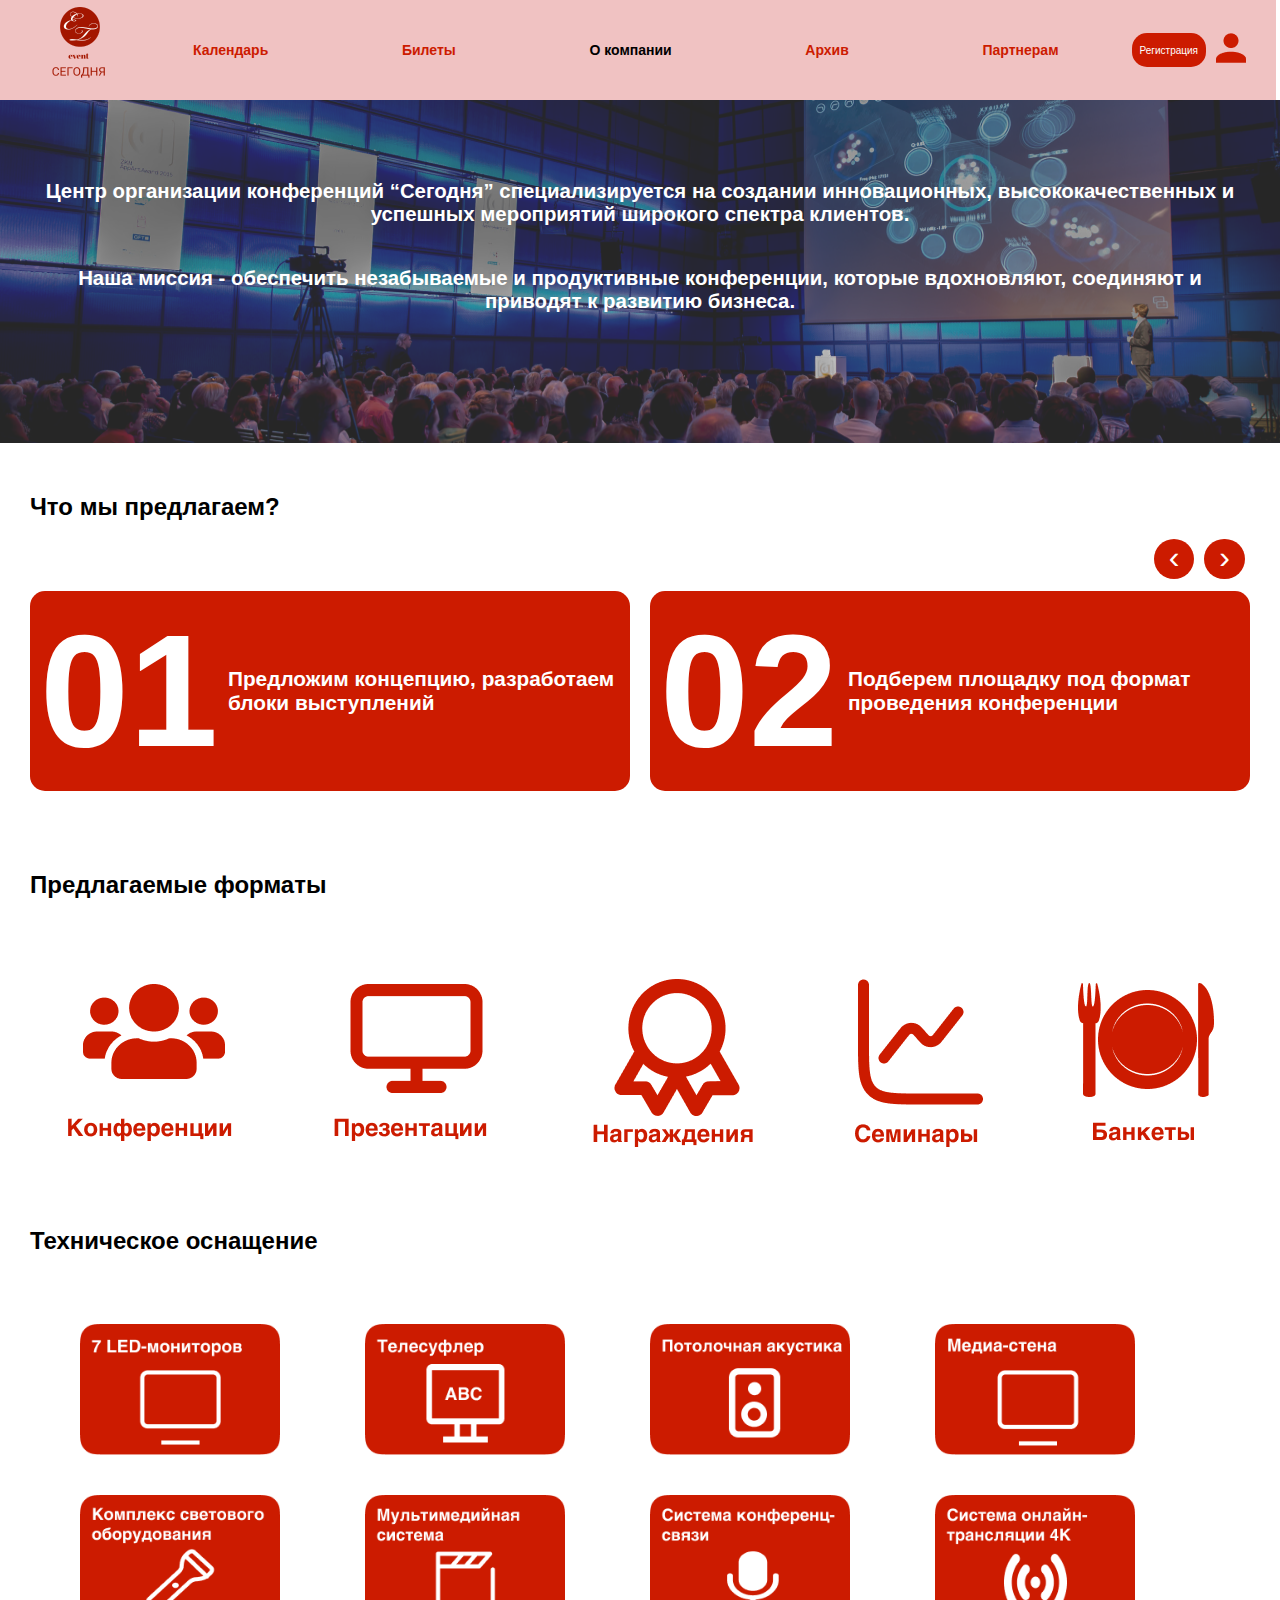
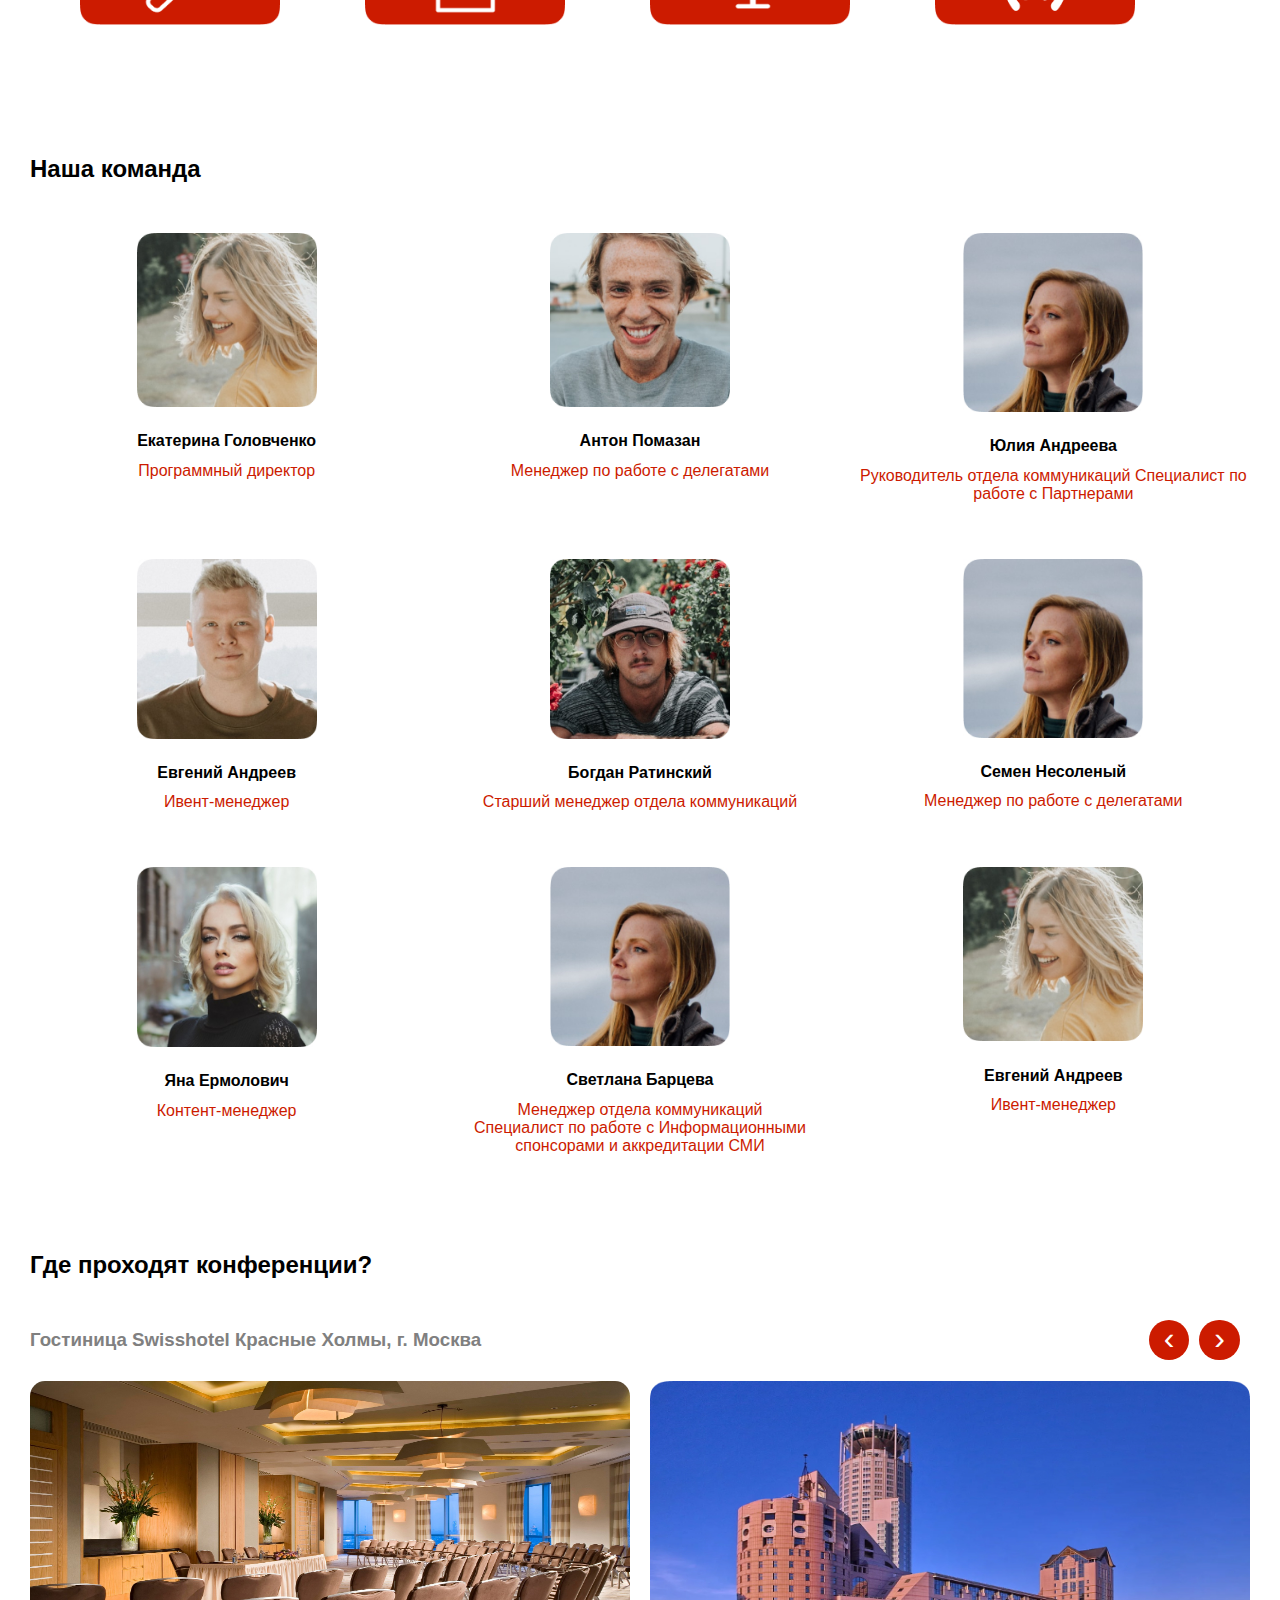
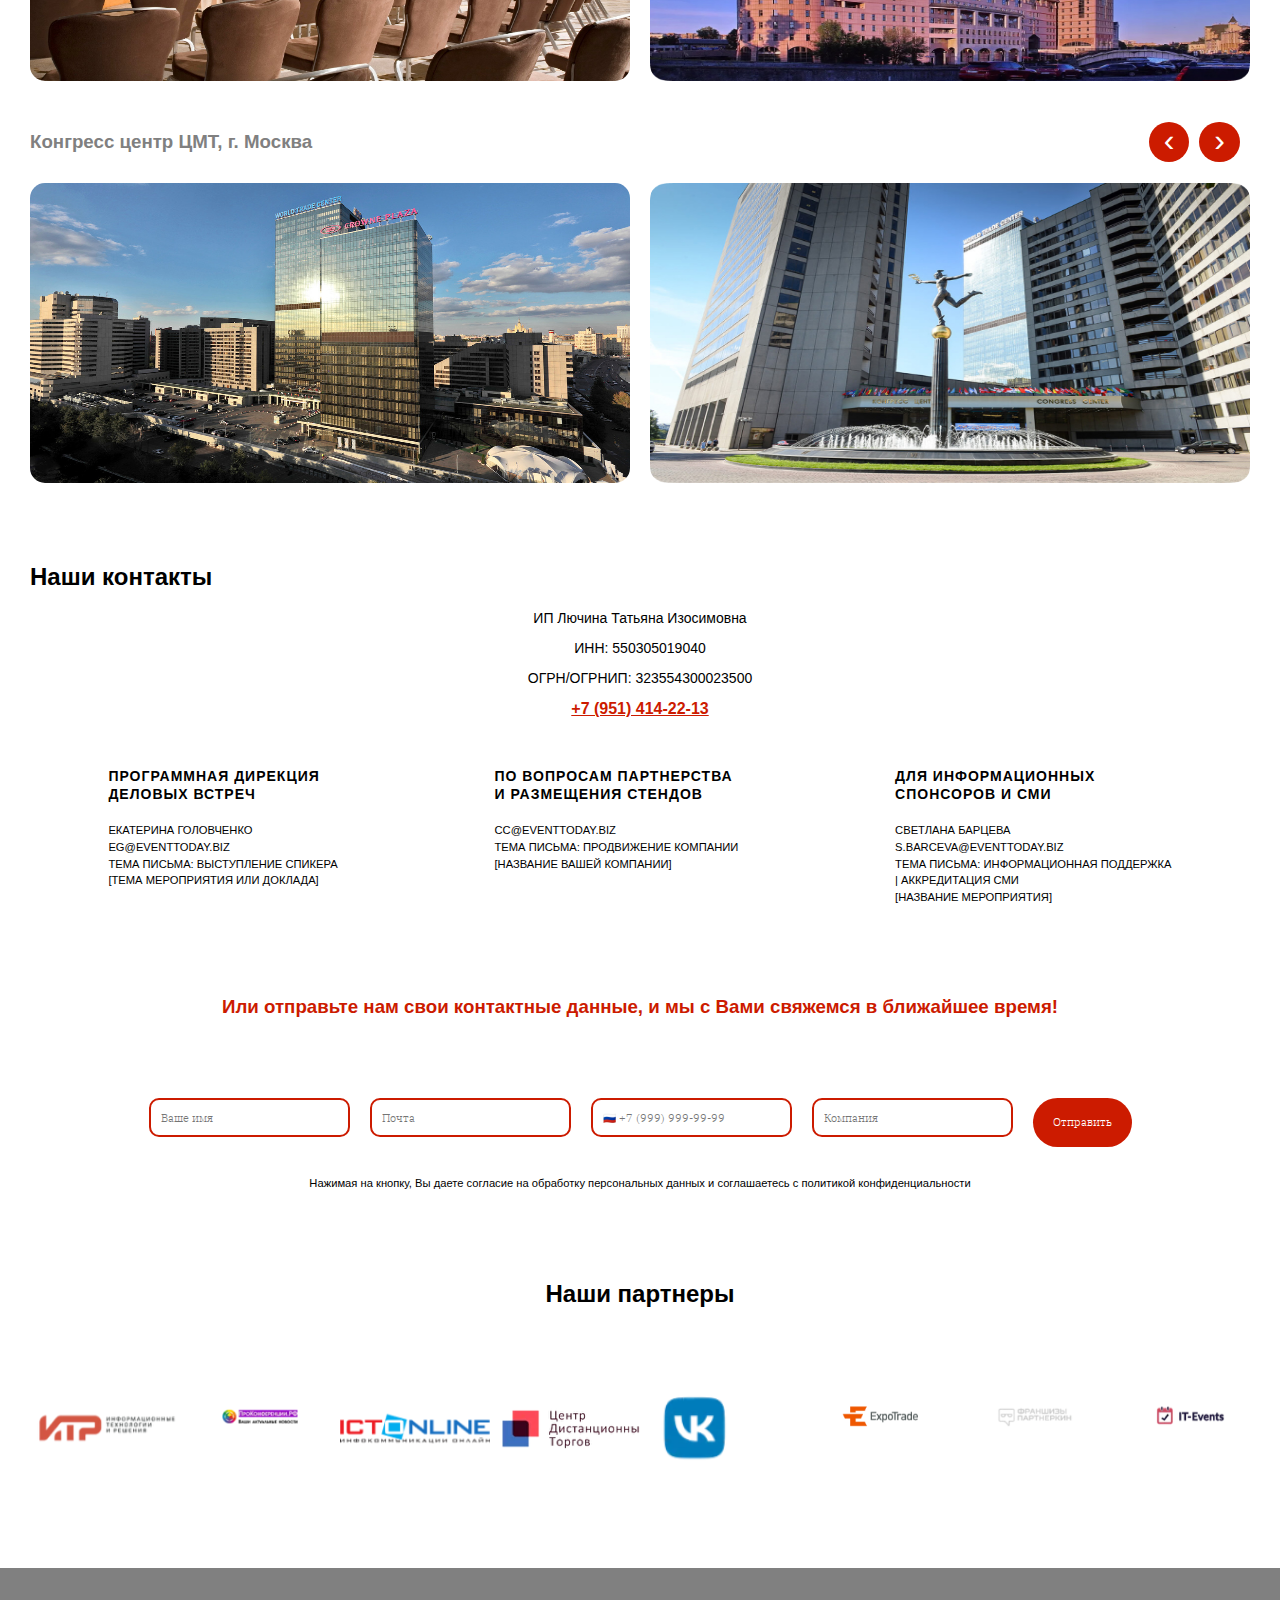
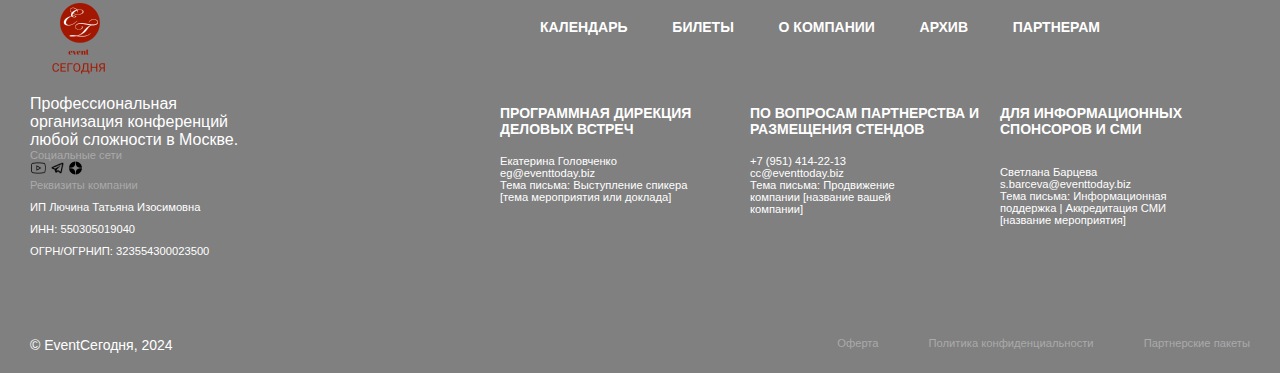
<file: company.html>
<!DOCTYPE html>
<html lang="ru">
  <head>
    <meta charset="UTF-8" />
    <meta name="viewport" content="width=device-width, initial-scale=1.0" />
    <link rel="stylesheet" href="owl/owl.carousel.min.css" />
    <link rel="stylesheet" href="owl/owl.theme.default.min.css" />
    <link rel="stylesheet" href="css/style.css" />
    <title>Event Today</title>
  </head>
  <body>
    <header>
      <section class="main">
        <div class="main__logo">
          <a href="index.html"><img src="assets/logo/logo.png" alt="logo" /></a>
        </div>
        <div class="main__links">
          <ul class="">
            <li><a href="index.html">Календарь</a></li>
            <li><a href="tickets.html">Билеты</a></li>
            <li><a class="selected" href="company.html">О компании</a></li>
            <li><a href="archive.html">Архив</a></li>
            <li><a href="partner.html">Партнерам</a></li>
          </ul>
        </div>
        <div class="main__reg">
          <button id="myBtn">Регистрация</button>
          <a href="registration.html"
            ><img src="assets/icons/Vector.png" alt="pic"
          /></a>
        </div>

        <div class="menu">
          <input type="checkbox" id="burger-checkbox" class="burger-checkbox" />
          <label for="burger-checkbox" class="burger"></label>
          <ul class="menu-list">
            <li><a class="menu-item" href="index.html">Календарь</a></li>
            <li><a class="menu-item" href="tickets.html">Билеты</a></li>
            <li><a class="menu-item" href="company.html">О компании</a></li>
            <li><a class="menu-item" href="archive.html">Архив</a></li>
            <li><a class="menu-item" href="partner.html">Партнерам</a></li>
          </ul>
        </div>
        <div id="myModal" class="modal">
          <div class="modal-content">
            <span class="close">&times;</span>
            <div class="registration__form">
              <div class="registration__form-title">
                <h2>Регистрация</h2>
              </div>
              <form>
                <div class="registration__form-input">
                  <div>
                    <input type="text" placeholder="Фамилия" />
                  </div>
                  <div>
                    <input type="text" placeholder="Имя" />
                  </div>
                  <div>
                    <input type="text" placeholder="Отчество" />
                  </div>
                  <div class="registration__form-input-date">
                    <label for="reg-date">Дата рождения</label>
                    <input
                      class="reg-date"
                      type="text"
                      placeholder="ДД.ММ.ГГГГ"
                    />
                  </div>
                  <div class="registration__form-input-tel">
                    <label for="reg-tel">Номер телефона</label>
                    <input
                      id="reg-tel"
                      type="tel"
                      placeholder="+7 777 777 77 77"
                    />
                  </div>
                  <div>
                    <button>Подтвердить телефон</button>
                  </div>
                </div>
                <div class="registration__form-btn">
                  <button>Завершить</button>
                </div>
              </form>
            </div>
          </div>
        </div>
      </section>
    </header>
    <main>
      <section class="company__main-img">
        <p>
          Центр организации конференций “Сегодня” специализируется на создании
          инновационных, высококачественных и успешных мероприятий широкого
          спектра клиентов.
        </p>
        <p>
          Наша миссия - обеспечить незабываемые и продуктивные конференции,
          которые вдохновляют, соединяют и приводят к развитию бизнеса.
        </p>
      </section>

      <section class="company__offer">
        <div class="company__offer-title">
          <h2>Что мы предлагаем?</h2>
        </div>
        <div class="owl-carousel owl-theme" id="carouselSix">
          <div class="item">
            <p>01</p>
            <p>Предложим концепцию, разработаем блоки выступлений</p>
          </div>

          <div class="item">
            <p>02</p>
            <p>Подберем площадку под формат проведения конференции</p>
          </div>

          <div class="item">
            <p>03</p>
            <p>
              Обеспечим всем необходимым для комфортного пребывания на
              конференции
            </p>
          </div>

          <div class="item">
            <p>04</p>
            <p>Предложим концепцию, разработаем блоки выступлений</p>
          </div>

          <div class="item">
            <p>05</p>
            <p>Подберем площадку под формат проведения конференции</p>
          </div>

          <div class="item">
            <p>06</p>
            <p>
              Обеспечим всем необходимым для комфортного пребывания на
              конференции
            </p>
          </div>
        </div>
      </section>

      <section class="company__formats">
        <div class="company__formats-title">
          <h2>Предлагаемые форматы</h2>
        </div>
        <div class="company__formats-icons">
          <img src="assets/icons/format1.png" alt="icon" />
          <img src="assets/icons/format2.png" alt="icon" />
          <img src="assets/icons/format3.png" alt="icon" />
          <img src="assets/icons/format4.png" alt="icon" />
          <img src="assets/icons/format5.png" alt="icon" />
        </div>
      </section>

      <section class="company__tech">
        <div class="company__tech-title">
          <h2>Техническое оснащение</h2>
        </div>
        <div class="company__tech-container">
          <img src="assets/icons/tech1.png" alt="icon" />
          <img src="assets/icons/tech2.png" alt="icon" />
          <img src="assets/icons/tech3.png" alt="icon" />
          <img src="assets/icons/tech4.png" alt="icon" />
          <img src="assets/icons/tech5.png" alt="icon" />
          <img src="assets/icons/tech6.png" alt="icon" />
          <img src="assets/icons/tech7.png" alt="icon" />
          <img src="assets/icons/tech8.png" alt="icon" />
        </div>
      </section>

      <section class="company__team">
        <div class="company__team-title">
          <h2>Наша команда</h2>
        </div>
        <div class="company__team-container">
          <div class="company__team-container-item">
            <img src="assets/team/team6.png" alt="team" />
            <h4>Екатерина Головченко</h4>
            <p>Программный директор</p>
          </div>

          <div class="company__team-container-item">
            <img src="assets/team/team5.jpg" alt="team" />
            <h4>Антон Помазан</h4>
            <p>Менеджер по работе с делегатами</p>
          </div>

          <div class="company__team-container-item">
            <img src="assets/team/team1.jpg" alt="team" />
            <h4>Юлия Андреева</h4>
            <p>
              Руководитель отдела коммуникаций Специалист по работе с Партнерами
            </p>
          </div>

          <div class="company__team-container-item">
            <img src="assets/team/team2.jpg" alt="team" />
            <h4>Евгений Андреев</h4>
            <p>Ивент-менеджер</p>
          </div>

          <div class="company__team-container-item">
            <img src="assets/team/team3.jpg" alt="team" />
            <h4>Богдан Ратинский</h4>
            <p>Старший менеджер отдела коммуникаций</p>
          </div>

          <div class="company__team-container-item">
            <img src="assets/team/team1.jpg" alt="team" />
            <h4>Семен Несоленый</h4>
            <p>Менеджер по работе с делегатами</p>
          </div>

          <div class="company__team-container-item">
            <img src="assets/team/team4.jpg" alt="team" />
            <h4>Яна Ермолович</h4>
            <p>Контент-менеджер</p>
          </div>

          <div class="company__team-container-item">
            <img src="assets/team/team1.jpg" alt="team" />
            <h4>Светлана Барцева</h4>
            <p>
              Менеджер отдела коммуникаций <br />Специалист по работе с
              Информационными спонсорами и аккредитации СМИ
            </p>
          </div>

          <div class="company__team-container-item">
            <img src="assets/team/team6.png" alt="team" />
            <h4>Евгений Андреев</h4>
            <p>Ивент-менеджер</p>
          </div>
        </div>
        <div class="owl-carousel owl-theme" id="carouselTen">
          <div class="item">
            <img src="assets/team/team6.png" alt="team" />
            <h4>Екатерина Головченко</h4>
            <p>Программный директор</p>
          </div>

          <div class="item">
            <img src="assets/team/team5.jpg" alt="team" />
            <h4>Антон Помазан</h4>
            <p>Менеджер по работе с делегатами</p>
          </div>

          <div class="item">
            <img src="assets/team/team1.jpg" alt="team" />
            <h4>Юлия Андреева</h4>
            <p>
              Руководитель отдела коммуникаций Специалист по работе с Партнерами
            </p>
          </div>

          <div class="item">
            <img src="assets/team/team2.jpg" alt="team" />
            <h4>Евгений Андреев</h4>
            <p>Ивент-менеджер</p>
          </div>

          <div class="item">
            <img src="assets/team/team3.jpg" alt="team" />
            <h4>Богдан Ратинский</h4>
            <p>Старший менеджер отдела коммуникаций</p>
          </div>

          <div class="item">
            <img src="assets/team/team1.jpg" alt="team" />
            <h4>Семен Несоленый</h4>
            <p>Менеджер по работе с делегатами</p>
          </div>

          <div class="item">
            <img src="assets/team/team4.jpg" alt="team" />
            <h4>Яна Ермолович</h4>
            <p>Контент-менеджер</p>
          </div>

          <div class="item">
            <img src="assets/team/team1.jpg" alt="team" />
            <h4>Светлана Барцева</h4>
            <p>
              Менеджер отдела коммуникаций <br />Специалист по работе с
              Информационными спонсорами и аккредитации СМИ
            </p>
          </div>

          <div class="item">
            <img src="assets/team/team6.png" alt="team" />
            <h4>Евгений Андреев</h4>
            <p>Ивент-менеджер</p>
          </div>
        </div>
      </section>

      <section class="company__place">
        <div class="company__place-title">
          <h2>Где проходят конференции?</h2>
        </div>
        <div class="company__place-untitle">
          <h3>Гостиница Swisshotel Красные Холмы, г. Москва</h3>
        </div>

        <div class="owl-carousel carousel-theme" id="carouselSeven">
          <div class="item">
            <img src="assets/other/swisshotel2.jpg" alt="swisshotel" />
          </div>
          <div class="item">
            <img src="assets/other/swisshotel1.jpg" alt="swisshotel" />
          </div>
          <div class="item">
            <img src="assets/other/swisshotel3.jpg" alt="swisshotel" />
          </div>
          <div class="item">
            <img src="assets/other/swisshotel4.jpg" alt="swisshotel" />
          </div>
          <div class="item">
            <img src="assets/other/swisshotel5.jpg" alt="swisshotel" />
          </div>
          <div class="item">
            <img src="assets/other/swisshotel6.jpg" alt="swisshotel" />
          </div>
          <div class="item">
            <img src="assets/other/swisshotel7.jpg" alt="swisshotel" />
          </div>
        </div>

        <div class="company__place-untitle">
          <h3>Конгресс центр ЦМТ, г. Москва</h3>
        </div>

        <div class="owl-carousel carousel-theme" id="carouselEight">
          <div class="item">
            <img src="assets/other/cc2.jpg" alt="swisshotel" />
          </div>
          <div class="item">
            <img src="assets/other/cc1.jpg" alt="swisshotel" />
          </div>
          <div class="item">
            <img src="assets/other/cc3.jpg" alt="swisshotel" />
          </div>
          <div class="item">
            <img src="assets/other/cc4.jpg" alt="swisshotel" />
          </div>
        </div>
      </section>

      <section class="company__contacts">
        <div class="company__contacts-title">
          <h2>Наши контакты</h2>
        </div>
        <div class="company__contacts-req">
          <p>ИП Лючина Татьяна Изосимовна</p>
          <p>ИНН: 550305019040</p>
          <p>ОГРН/ОГРНИП: 323554300023500</p>
          <a href="#">+7 (951) 414-22-13</a>
        </div>
        <div class="company__contacts-container">
          <div class="company__contacts-container-item">
            <h4>Программная дирекция <br />деловых встреч</h4>
            <p>
              Екатерина Головченко
              <br />eg@eventtoday.biz <br />Тема письма: Выступление спикера
              <br />[тема мероприятия или доклада]
            </p>
          </div>
          <div class="company__contacts-container-item">
            <h4>
              ПО ВОПРОСАМ ПАРТНЕРСТВА<br />
              И РАЗМЕЩЕНИЯ СТЕНДОВ
            </h4>
            <p>
              cc@eventtoday.biz
              <br />Тема письма: Продвижение компании <br />[название вашей
              компании]
            </p>
          </div>
          <div class="company__contacts-container-item">
            <h4>ДЛЯ ИНФОРМАЦИОННЫХ <br />СПОНСОРОВ И СМИ</h4>
            <p>
              Светлана Барцева
              <br />s.barceva@eventtoday.biz <br />Тема письма: Информационная
              поддержка <br />| Аккредитация СМИ <br />[название мероприятия]
            </p>
          </div>
        </div>
      </section>

      <section class="company-data">
        <div class="company-data-title">
          <h3 class="company-title">
            Или отправьте нам свои контактные данные, и мы с Вами свяжемся в
            ближайшее время!
          </h3>
        </div>

        <div class="company-data-inputs">
          <div>
            <input class="company-name" type="text" placeholder="Ваше имя" />
            <div class="company-name-error"></div>
          </div>
          <div>
            <input class="company-email" type="email" placeholder="Почта" />
            <div class="company-email-error"></div>
          </div>
          <div>
            <input
              class="company-tel"
              type="tel"
              placeholder="🇷🇺 +7 (999) 999-99-99"
            />
            <div class="company-tel-error"></div>
          </div>
          <div>
            <input type="text" placeholder="Компания" />
          </div>

          <button type="submit" class="company-btn">Отправить</button>
        </div>
        <div class="company-data-agree">
          <p>
            Нажимая на кнопку, Вы даете согласие на обработку персональных
            данных и соглашаетесь с политикой конфиденциальности
          </p>
        </div>
      </section>

      <section class="company__partners">
        <div class="company__partners-title">
          <h2>Наши партнеры</h2>
        </div>
        <div class="owl-carousel owl-theme" id="carouselNine">
          <div class="item">
            <img src="assets/icons/7.png" alt="icon" />
          </div>

          <div class="item">
            <img src="assets/icons/30.png" alt="icon" />
          </div>

          <div class="item">
            <img src="assets/icons/34.png" alt="icon" />
          </div>

          <div class="item">
            <img src="assets/icons/8.png" alt="icon" />
          </div>

          <div class="item">
            <img src="assets/icons/9.png" alt="icon" />
          </div>

          <div class="item">
            <img src="assets/icons/13.png" alt="icon" />
          </div>

          <div class="item">
            <img src="assets/icons/14.png" alt="icon" />
          </div>

          <div class="item">
            <img src="assets/icons/15.png" alt="icon" />
          </div>

          <div class="item">
            <img src="assets/icons/16.png" alt="icon" />
          </div>

          <div class="item">
            <img src="assets/icons/17.png" alt="icon" />
          </div>

          <div class="item">
            <img src="assets/icons/18.png" alt="icon" />
          </div>

          <div class="item">
            <img src="assets/icons/19.png" alt="icon" />
          </div>

          <div class="item">
            <img src="assets/icons/20.png" alt="icon" />
          </div>

          <div class="item">
            <img src="assets/icons/21.png" alt="icon" />
          </div>

          <div class="item">
            <img src="assets/icons/22.png" alt="icon" />
          </div>

          <div class="item">
            <img src="assets/icons/23.png" alt="icon" />
          </div>

          <div class="item">
            <img src="assets/icons/24.png" alt="icon" />
          </div>

          <div class="item">
            <img src="assets/icons/25.png" alt="icon" />
          </div>

          <div class="item">
            <img src="assets/icons/26.png" alt="icon" />
          </div>

          <div class="item">
            <img src="assets/icons/27.png" alt="icon" />
          </div>

          <div class="item">
            <img src="assets/icons/30.png" alt="icon" />
          </div>
        </div>
      </section>
    </main>
    <footer>
      <div class="footer__container">
        <div class="footer__container-1">
          <div><img src="assets/logo/logo.png" alt="logo" /></div>
          <div>
            <div>
              Профессиональная <br />организация конференций<br />
              любой сложности в Москве.
            </div>
            <div>Социальные сети</div>
            <div>
              <a href="#"
                ><img src="assets/icons/youtube.png" alt="youtube"
              /></a>
              <a href="#"
                ><img src="assets/icons/telegram.png" alt="telegram"
              /></a>
              <a href="#"><img src="assets/icons/dzen.png" alt="yadzen" /></a>
            </div>
            <div>Реквизиты компании</div>
            <div>ИП Лючина Татьяна Изосимовна</div>
            <div>ИНН: 550305019040</div>
            <div>ОГРН/ОГРНИП: 323554300023500</div>
          </div>
        </div>
        <div class="footer__container-2">
          <div>
            <ul>
              <li><a href="index.html">Календарь</a></li>
              <li><a href="tickets.html">Билеты</a></li>
              <li><a href="company.html">О компании</a></li>
              <li><a href="archive.html">Архив</a></li>
              <li><a href="partner.html">Партнерам</a></li>
            </ul>
          </div>
          <div>
            <div>
              <h4>ПРОГРАММНАЯ ДИРЕКЦИЯ <br />ДЕЛОВЫХ ВСТРЕЧ</h4>
              <p>
                Екатерина Головченко<br />
                eg@eventtoday.biz <br />
                Тема письма: Выступление спикера <br />[тема мероприятия или
                доклада]
              </p>
            </div>
            <div>
              <h4>ПО ВОПРОСАМ ПАРТНЕРСТВА И <br />РАЗМЕЩЕНИЯ СТЕНДОВ</h4>
              <p>
                +7 (951) 414-22-13 <br />
                cc@eventtoday.biz <br />
                Тема письма: Продвижение <br />компании [название вашей
                <br />компании]
              </p>
            </div>
            <div>
              <h4>
                ДЛЯ ИНФОРМАЦИОННЫХ<br />
                СПОНСОРОВ И СМИ
              </h4>
              <p>
                Светлана Барцева <br />
                s.barceva@eventtoday.biz <br />
                Тема письма: Информационная<br />
                поддержка | Аккредитация СМИ <br />[название мероприятия]
              </p>
            </div>
          </div>
        </div>
      </div>

      <div class="footer__container-end">
        <div>© EventСегодня, 2024</div>
        <div>
          <a href="#">Оферта</a>
          <a href="#">Политика конфиденциальности</a>
          <a href="#">Партнерские пакеты</a>
        </div>
      </div>
    </footer>
    <script src="owl/jquery-3.7.1.js"></script>
    <script src="owl/owl.js"></script>
    <script src="owl/owl.carousel.min.js"></script>
    <script>
      $(document).ready(function () {
        $('.owl-carousel').owlCarousel();
      });
    </script>
    <script src="js/company.js"></script>
  </body>
</html>
</file>
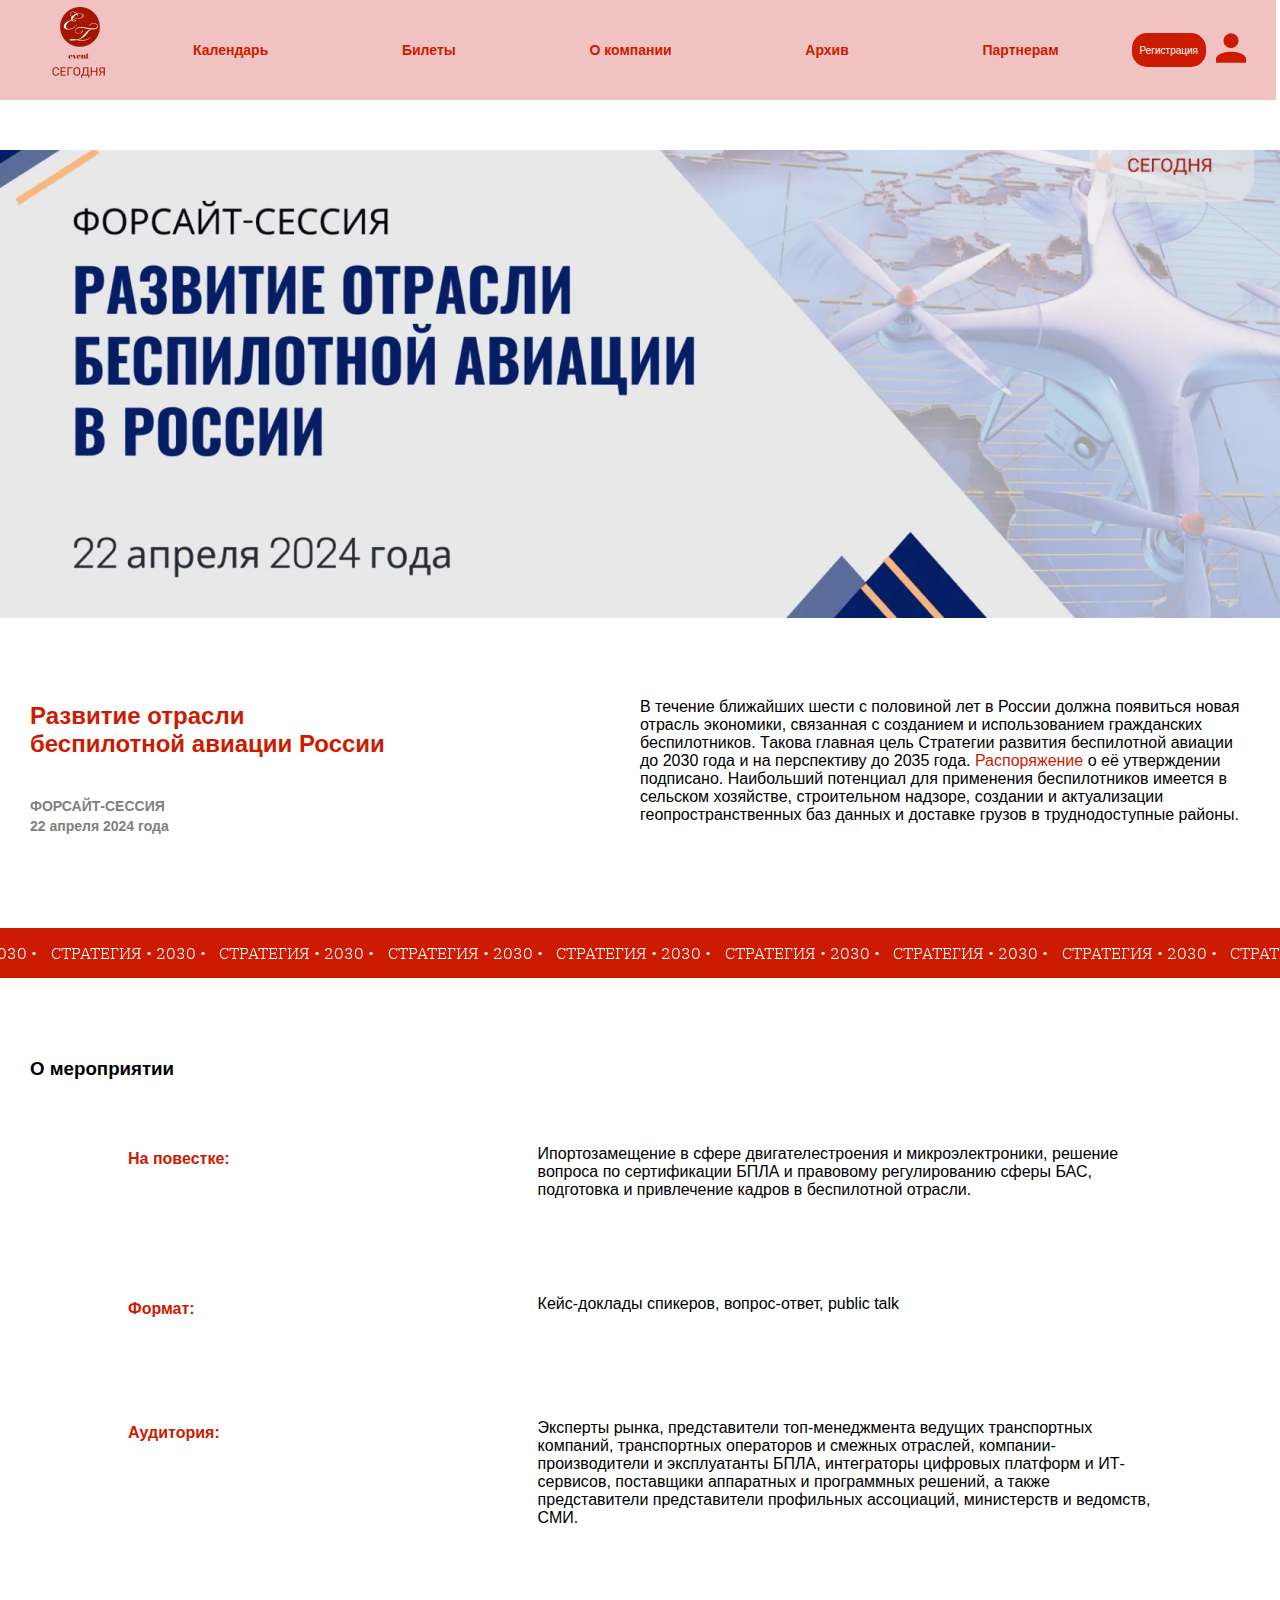
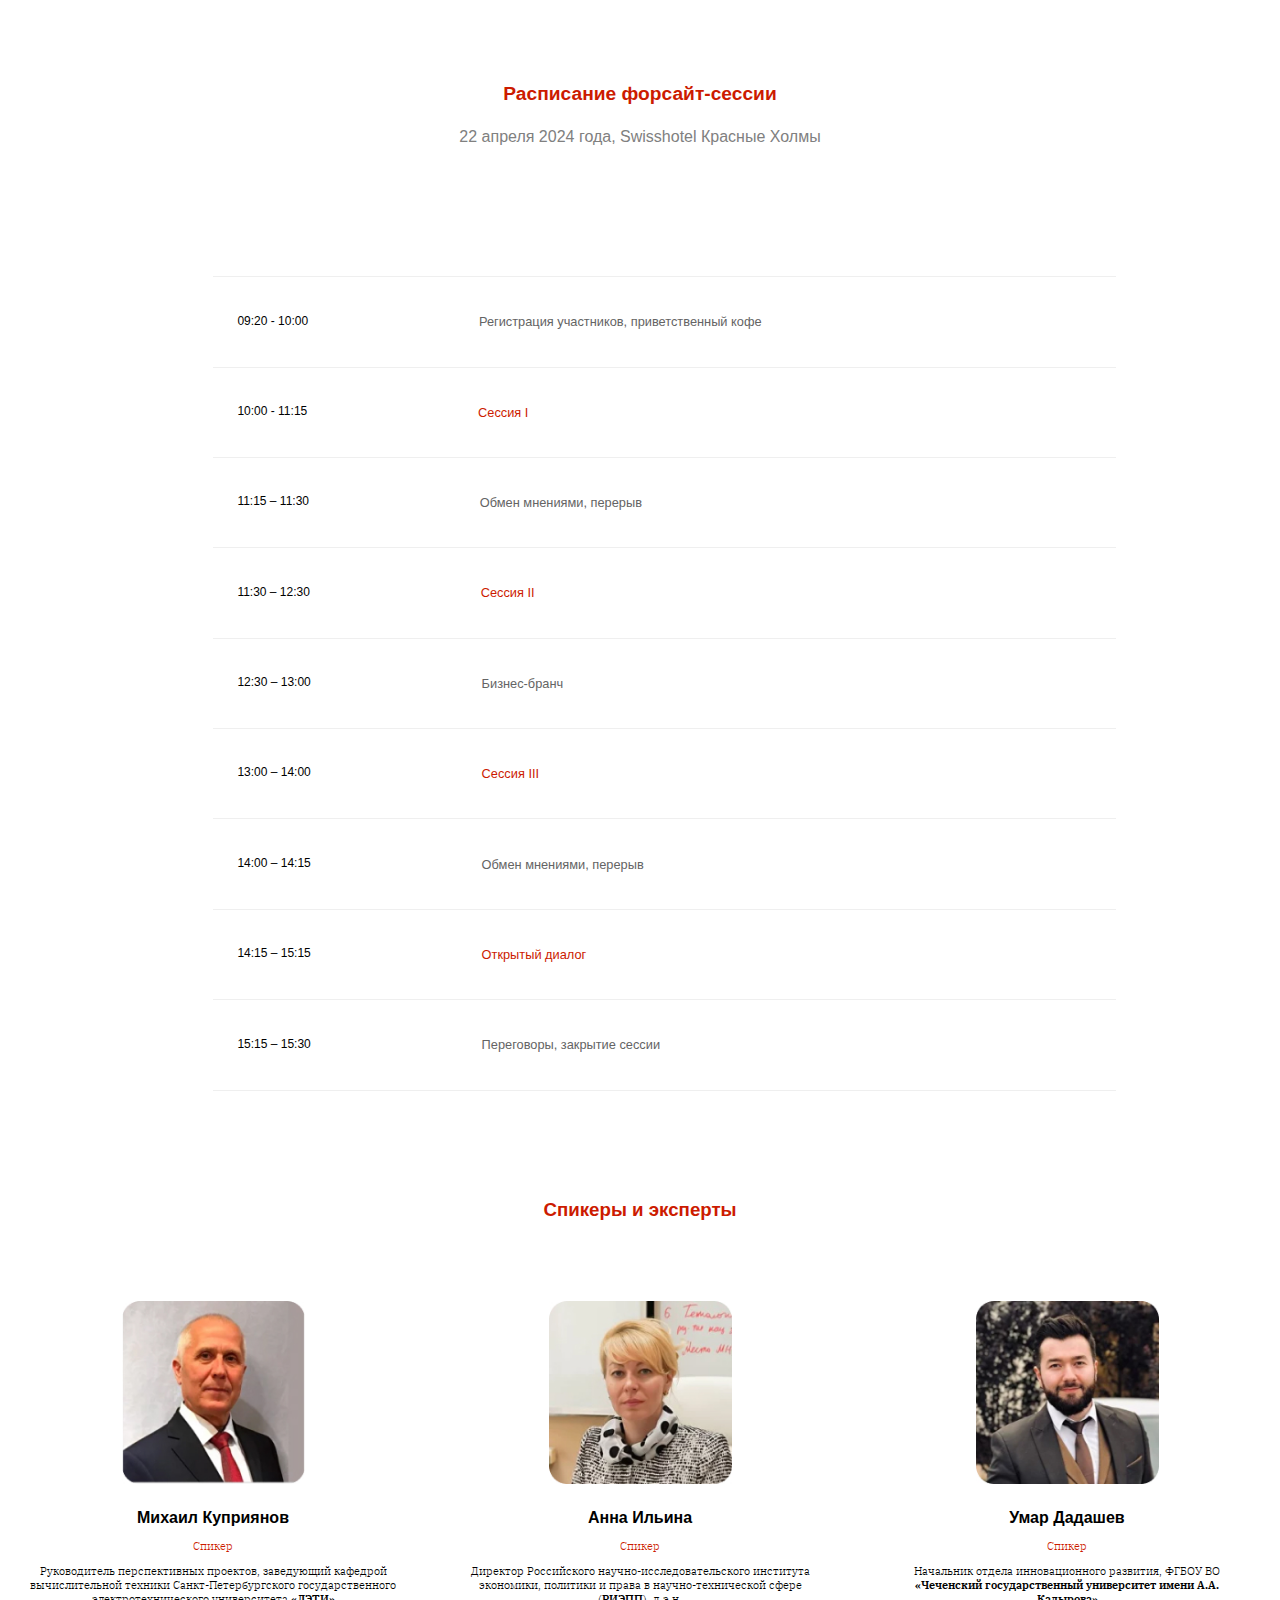
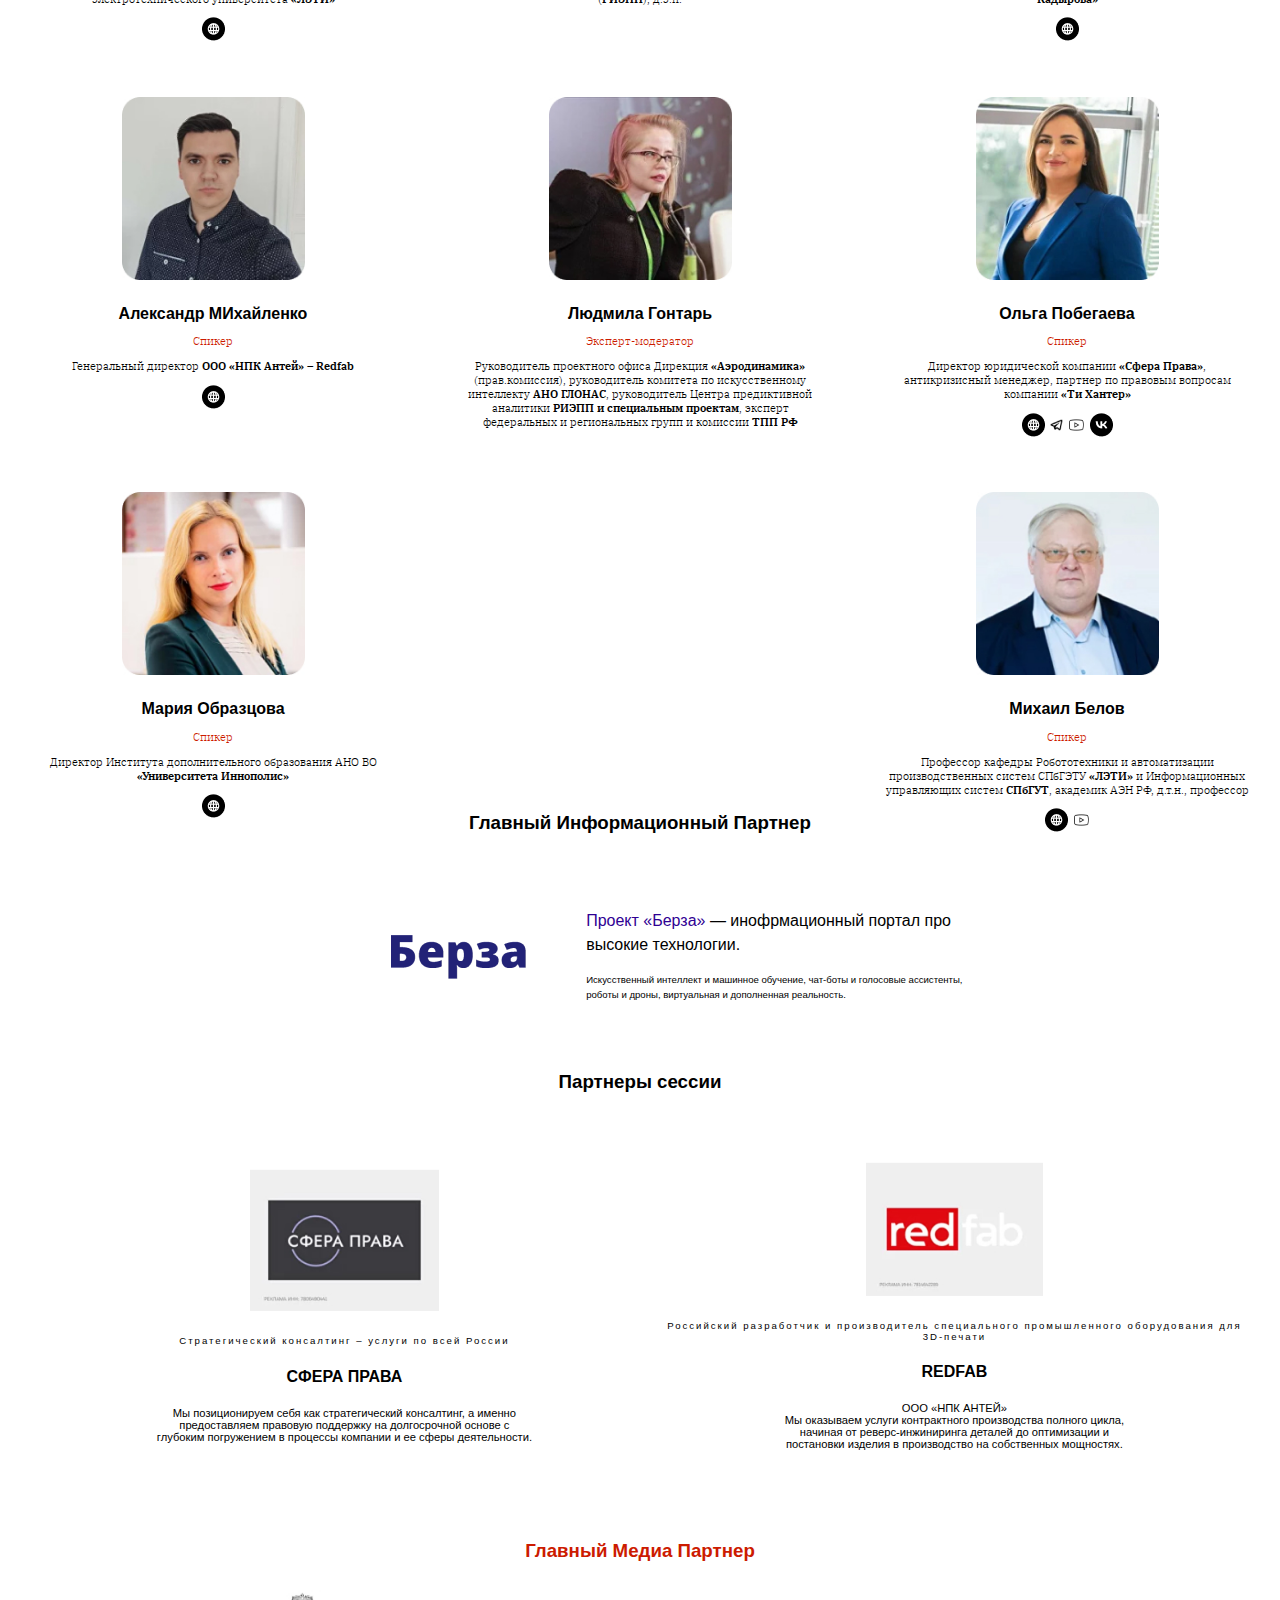
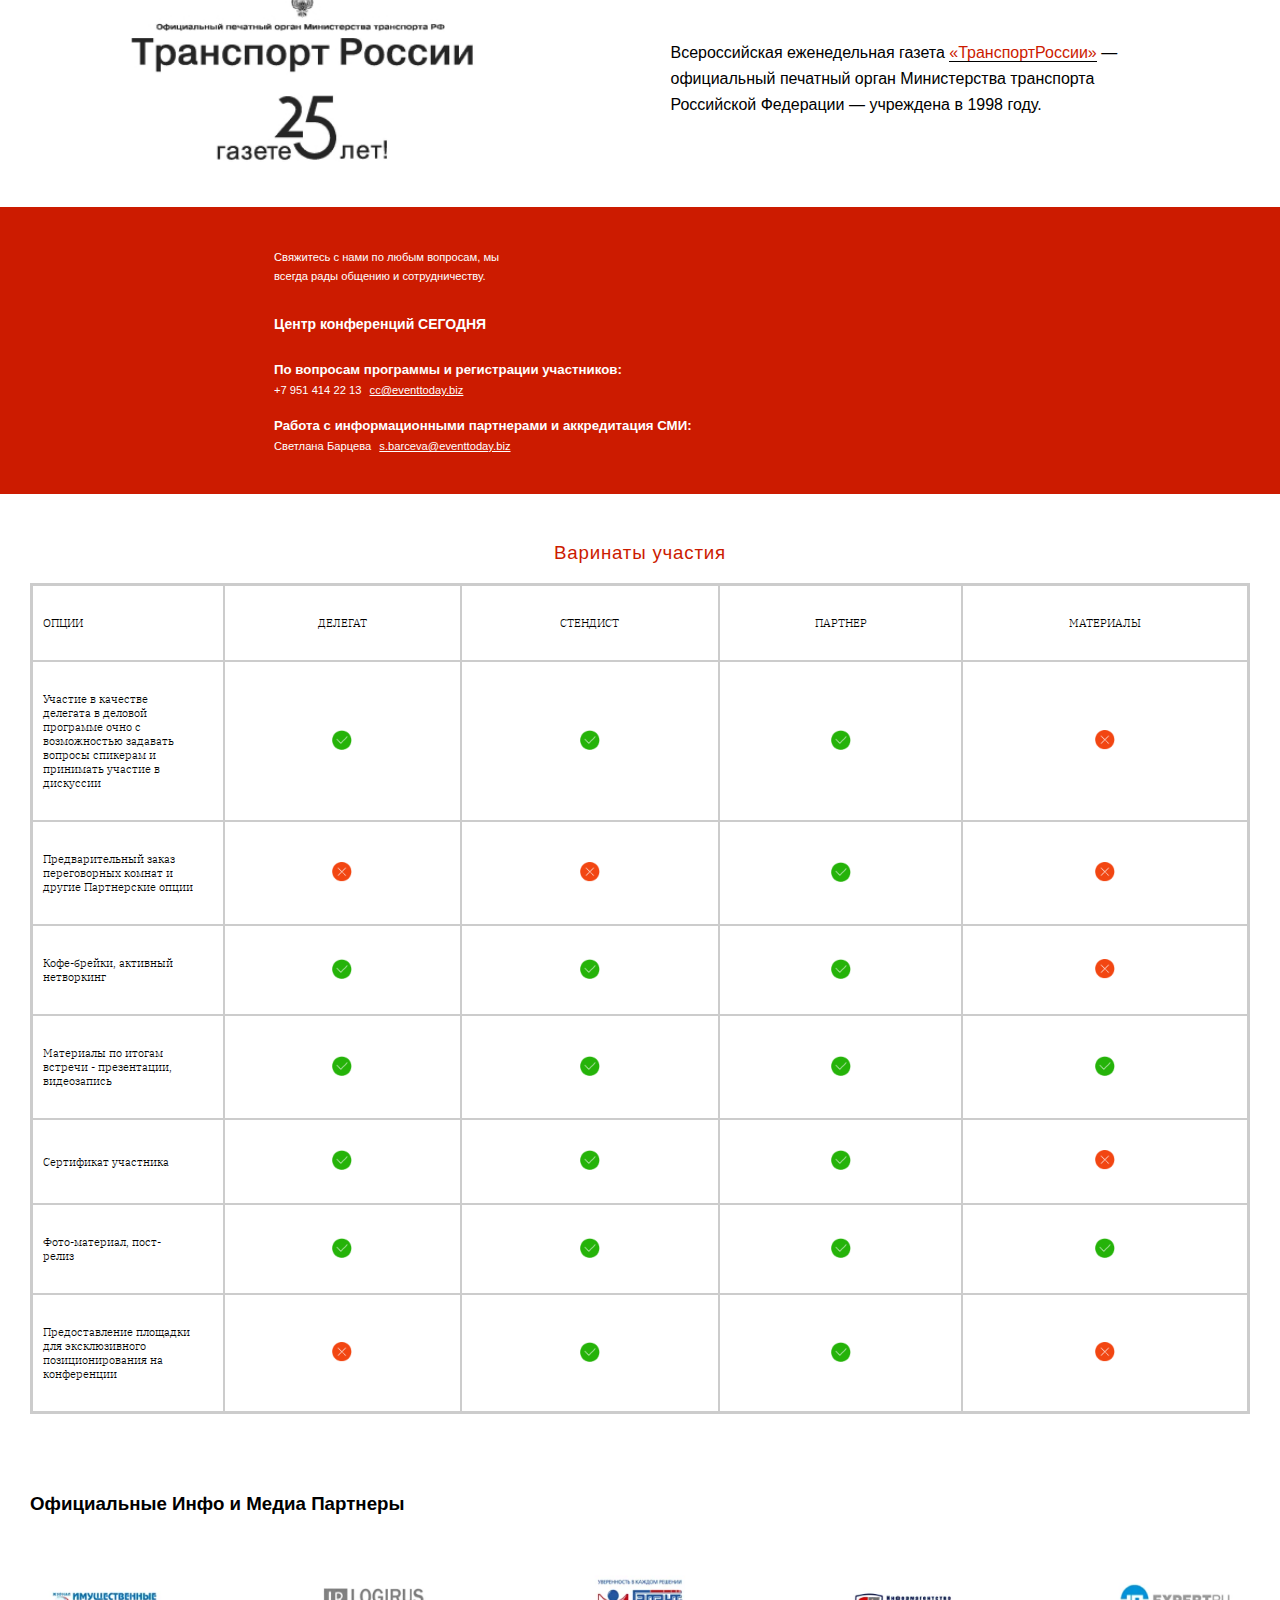
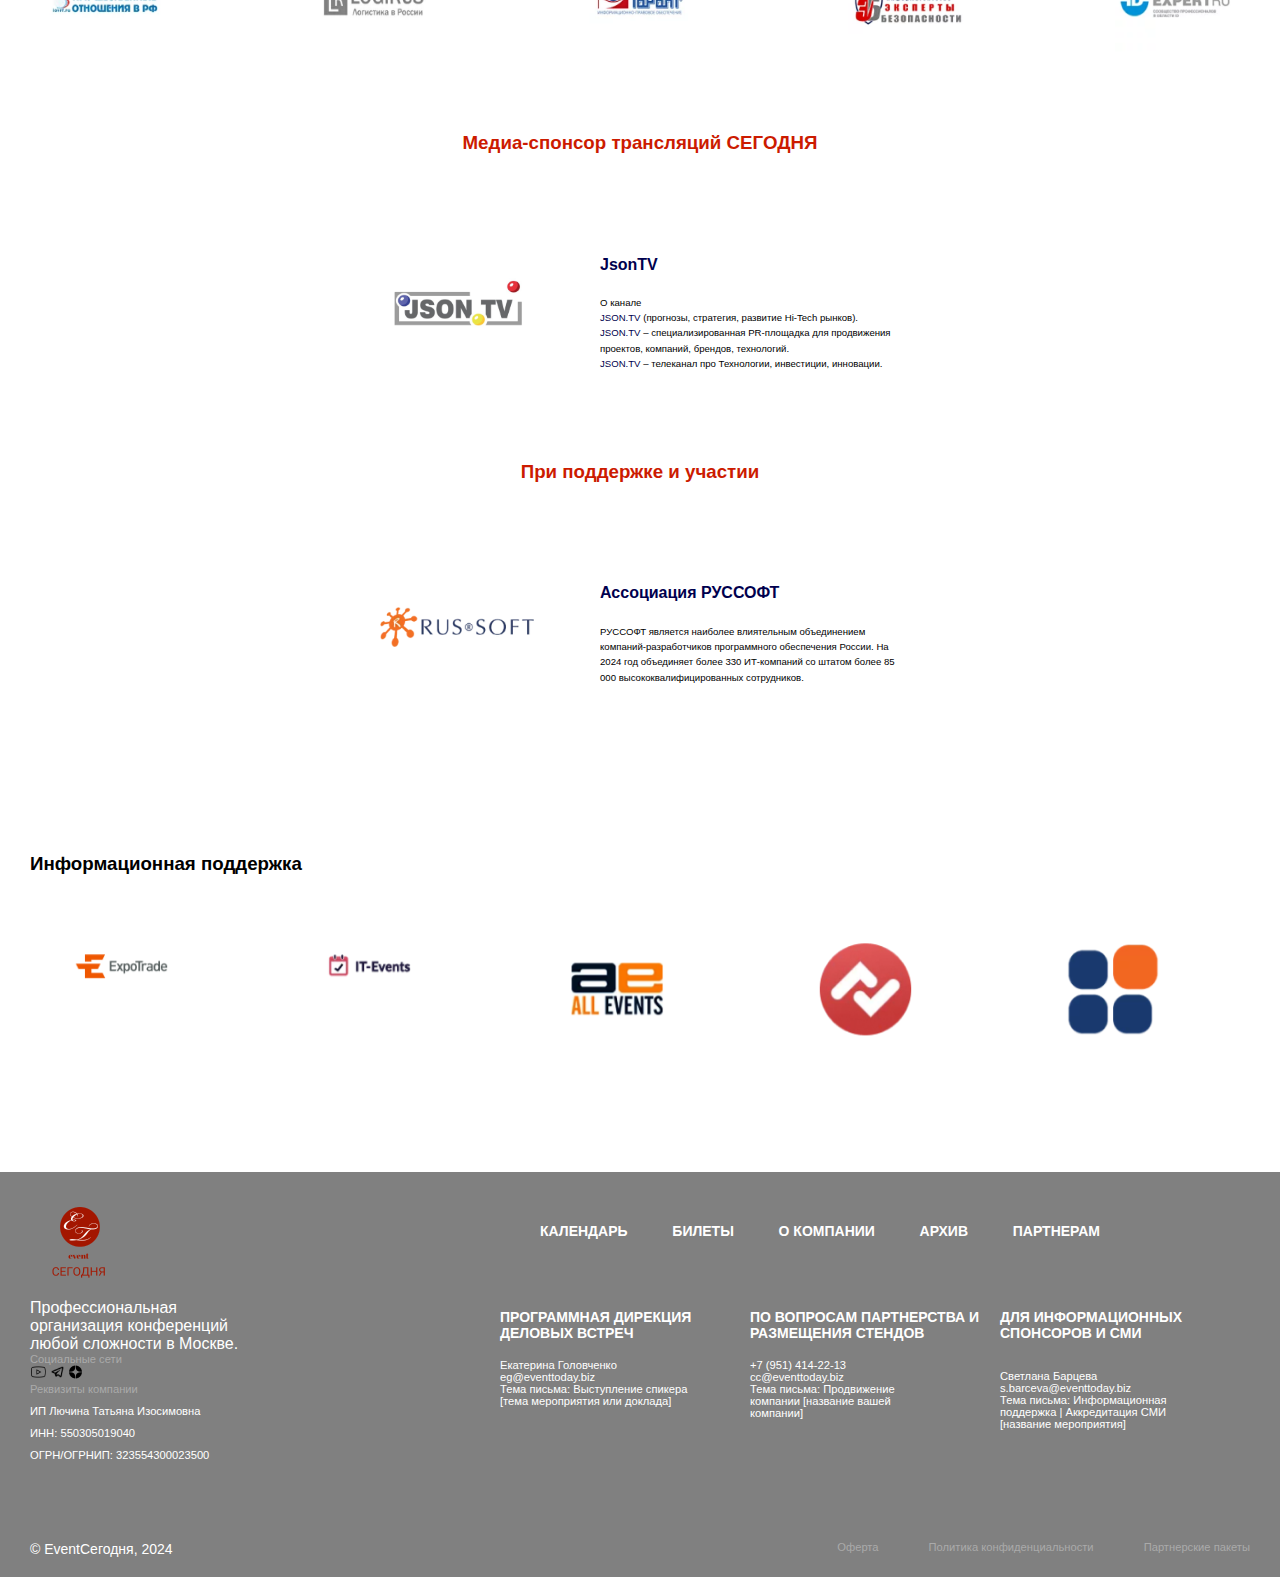
<file: conference.html>
<!DOCTYPE html>
<html lang="ru">
  <head>
    <meta charset="UTF-8" />
    <meta name="viewport" content="width=device-width, initial-scale=1.0" />
    <link rel="stylesheet" href="owl/owl.carousel.min.css" />
    <link rel="stylesheet" href="owl/owl.theme.default.min.css" />
    <link rel="stylesheet" href="css/style.css" />
    <title>Event Today</title>
  </head>
  <body>
    <header>
        <section class="main">
          <div class="main__logo">
            <a href="index.html"><img src="assets/logo/logo.png" alt="logo" /></a>
          </div>
          <div class="main__links">
            <ul>
              <li><a href="index.html">Календарь</a></li>
              <li><a href="tickets.html">Билеты</a></li>
              <li><a href="company.html">О компании</a></li>
              <li><a href="archive.html">Архив</a></li>
              <li><a href="partner.html">Партнерам</a></li>
            </ul>
          </div>
          <div class="main__reg">
            <button id="myBtn">Регистрация</button>
            <a href="registration.html"
              ><img src="assets/icons/Vector.png" alt="pic"
            /></a>
          </div>
  
          <div class="menu">
            <input type="checkbox" id="burger-checkbox" class="burger-checkbox" />
            <label for="burger-checkbox" class="burger"></label>
            <ul class="menu-list">
              <li><a class="menu-item" href="index.html">Календарь</a></li>
              <li><a class="menu-item" href="tickets.html">Билеты</a></li>
              <li><a class="menu-item" href="company.html">О компании</a></li>
              <li><a class="menu-item" href="archive.html">Архив</a></li>
              <li><a class="menu-item" href="partner.html">Партнерам</a></li>
            </ul>
          </div>
          <div id="myModal" class="modal">
            <div class="modal-content">
              <span class="close">&times;</span>
              <div class="registration__form">
                <div class="registration__form-title">
                  <h2>Регистрация</h2>
                </div>
                <form>
                  <div class="registration__form-input">
                    <div>
                      <input type="text" placeholder="Фамилия" />
                    </div>
                    <div>
                      <input type="text" placeholder="Имя" />
                    </div>
                    <div>
                      <input type="text" placeholder="Отчество" />
                    </div>
                    <div class="registration__form-input-date">
                      <label for="reg-date">Дата рождения</label>
                      <input
                        class="reg-date"
                        type="text"
                        placeholder="ДД.ММ.ГГГГ"
                      />
                    </div>
                    <div class="registration__form-input-tel">
                      <label for="reg-tel">Номер телефона</label>
                      <input
                        id="reg-tel"
                        type="tel"
                        placeholder="+7 777 777 77 77"
                      />
                    </div>
                    <div>
                      <button>Подтвердить телефон</button>
                    </div>
                  </div>
                  <div class="registration__form-btn">
                    <button>Завершить</button>
                  </div>
                </form>
              </div>
            </div>
          </div>
        </section>
      </header>
    <main>
      <section class="buy__tickets-image">
        <img src="assets/other/pic1.jpg" alt="pic1" />
      </section>

      <section class="buy__tickets-top">
        <div class="buy__tickets-top-title">
          <h2>
            Развитие отрасли <br />
            беспилотной авиации России
          </h2>
          <div>
            <p>Форсайт-сессия</p>
            <p>22 апреля 2024 года</p>
          </div>

          
        </div>
        <div class="buy__tickets-top-text">
          <p>
            В течение ближайших шести с половиной лет в России должна появиться
            новая отрасль экономики, связанная с созданием и использованием
            гражданских беспилотников. Такова главная цель Стратегии развития
            беспилотной авиации до 2030 года и на перспективу до 2035 года.
            <span>Распоряжение</span> о её утверждении подписано. Наибольший
            потенциал для применения беспилотников имеется в сельском хозяйстве,
            строительном надзоре, создании и актуализации геопространственных
            баз данных и доставке грузов в труднодоступные районы.
          </p>
        </div>
      </section>
      <section class="buy__tickets-top-mob">
        <div class="buy__tickets-top-mob-title">
          <h2>
            Развитие отрасли <br />
            беспилотной авиации России
          </h2>
          <div class="buy__tickets-top-mob-text">
            <p>
              В течение ближайших шести с половиной лет в России должна появиться
              новая отрасль экономики, связанная с созданием и использованием
              гражданских беспилотников. Такова главная цель Стратегии развития
              беспилотной авиации до 2030 года и на перспективу до 2035 года.
              <span>Распоряжение</span> о её утверждении подписано. Наибольший
              потенциал для применения беспилотников имеется в сельском хозяйстве,
              строительном надзоре, создании и актуализации геопространственных
              баз данных и доставке грузов в труднодоступные районы.
            </p>
          </div>
          <div class="buy__tickets-top-mob-container">
            <div class="buy__tickets-top-mob-container-item1">
                <p>Форсайт-сессия</p>
                <p>22 апреля 2024 года</p>
            </div>
            <div class="buy__tickets-top-mob-container-item2">
               <button><a href="tickets.html">Купить билет</a></button> 
            </div>
          </div>
      </section>

      <section class="buy__tickets-line">
        <div class="owl-carousel owl-theme" id="carouselTwelve">
          <div>СТРАТЕГИЯ • 2030 •</div>
          <div>СТРАТЕГИЯ • 2030 •</div>
          <div>СТРАТЕГИЯ • 2030 •</div>
          <div>СТРАТЕГИЯ • 2030 •</div>
          <div>СТРАТЕГИЯ • 2030 •</div>
          <div>СТРАТЕГИЯ • 2030 •</div>
          <div>СТРАТЕГИЯ • 2030 •</div>
          <div>СТРАТЕГИЯ • 2030 •</div>
          <div>СТРАТЕГИЯ • 2030 •</div>
          <div>СТРАТЕГИЯ • 2030 •</div>
        </div>
      </section>

      <section class="buy__tickets-about">
        <h3>О мероприятии</h3>
        <div class="buy__tickets-about-container">
          <div class="buy__tickets-about-container-item">
            <h4>На повестке:</h4>
            <p>
              Ипортозамещение в сфере двигателестроения и микроэлектроники,
              решение вопроса по сертификации БПЛА и правовому регулированию
              сферы БАС, подготовка и привлечение кадров в беспилотной отрасли.
            </p>
          </div>
          <div class="buy__tickets-about-container-item">
            <h4>Формат:</h4>
            <p>Кейс-доклады спикеров, вопрос-ответ, public talk</p>
          </div>
          <div class="buy__tickets-about-container-item">
            <h4>Аудитория:</h4>
            <p>
              Эксперты рынка, представители топ-менеджмента ведущих транспортных
              компаний, транспортных операторов и смежных отраслей,
              компании-производители и эксплуатанты БПЛА, интеграторы цифровых
              платформ и ИТ-сервисов, поставщики аппаратных и программных
              решений, а также представители представители профильных
              ассоциаций, министерств и ведомств, СМИ.
            </p>
          </div>
        </div>
      </section>

      <section class="buy__tickets-timetable">
        <div class="buy__tickets-timetable-title">
          <h4>Расписание форсайт-сессии</h4>
          <p>22 апреля 2024 года, Swisshotel Красные Холмы</p>
        </div>
        <div class="buy__tickets-timetable-items">
          <div class="buy__tickets-timetable-items-item">
            <p>09:20 - 10:00</p>
            <p>Регистрация участников, приветственный кофе</p>
          </div>

          <div class="buy__tickets-timetable-items-item item-red">
            <p>10:00 - 11:15</p>
            <p>Сессия I</p>
          </div>

          <div class="buy__tickets-timetable-items-item">
            <p>11:15 – 11:30</p>
            <p>Обмен мнениями, перерыв</p>
          </div>

          <div class="buy__tickets-timetable-items-item item-red">
            <p>11:30 – 12:30</p>
            <p>Сессия II</p>
          </div>

          <div class="buy__tickets-timetable-items-item">
            <p>12:30 – 13:00</p>
            <p>Бизнес-бранч</p>
          </div>

          <div class="buy__tickets-timetable-items-item item-red">
            <p>13:00 – 14:00</p>
            <p>Сессия III</p>
          </div>

          <div class="buy__tickets-timetable-items-item">
            <p>14:00 – 14:15</p>
            <p>Обмен мнениями, перерыв</p>
          </div>

          <div class="buy__tickets-timetable-items-item item-red">
            <p>14:15 – 15:15</p>
            <p>Открытый диалог</p>
          </div>

          <div class="buy__tickets-timetable-items-item">
            <p>15:15 – 15:30</p>
            <p>Переговоры, закрытие сессии</p>
          </div>
        </div>
        
      </section>

      <section class="buy__tickets-experts">
        <div class="buy__tickets-experts-title">
          <h3>Спикеры и эксперты</h3>
        </div>
        <div class="buy__tickets-experts-columns">
          <div class="buy__tickets-experts-columns-1 column">
            <img src="assets/team/team12.jpg" alt="team" />
            <h4>Михаил Куприянов</h4>
            <p class="color-red">Спикер</p>
            <p>
              Руководитель перспективных проектов, заведующий кафедрой
              вычислительной техники Санкт-Петербургского государственного
              электротехнического университета <span>«ЛЭТИ»</span>
            </p>
            <div>
              <a href="#"><img src="assets/icons/site.png" alt="icon" /></a>
            </div>
          </div>

          <div class="buy__tickets-experts-columns-2 column">
            <img src="assets/team/team7.jpg" alt="team" />
            <h4>Анна Ильина</h4>
            <p class="color-red">Спикер</p>
            <p>
              Директор Российского научно-исследовательского института
              экономики, политики и права в научно-технической сфере
              (<span>РИЭПП</span>), д.э.н.
            </p>
            <div></div>
          </div>

          <div class="buy__tickets-experts-columns-3 column">
            <img src="assets/team/team8.jpg" alt="team" />
            <h4>Умар Дадашев</h4>
            <p class="color-red">Спикер</p>
            <p>
              Начальник отдела инновационного развития, ФГБОУ ВО
              <span
                >«Чеченский государственный университет имени А.А.
                Кадырова»</span
              >
            </p>
            <div>
              <a href="#"><img src="assets/icons/site.png" alt="icon" /></a>
            </div>
          </div>

          <div class="buy__tickets-experts-columns-4 column">
            <img src="assets/team/team9.jpg" alt="team" />
            <h4>Александр МИхайленко</h4>
            <p class="color-red">Спикер</p>
            <p>Генеральный директор <span>ООО «НПК Антей» – Redfab</span></p>
            <div>
              <a href="#"><img src="assets/icons/site.png" alt="icon" /></a>
            </div>
          </div>

          <div class="buy__tickets-experts-columns-5 column">
            <img src="assets/team/team10.jpg" alt="team" />
            <h4>Людмила Гонтарь</h4>
            <p class="color-red">Эксперт-модератор</p>
            <p>
              Руководитель проектного офиса Дирекция
              <span>«Аэродинамика»</span>
              (прав.комиссия), руководитель комитета по искусственному
              интеллекту <span>АНО ГЛОНАС</span>, руководитель Центра
              предиктивной аналитики <span>РИЭПП и специальным проектам</span>,
              эксперт федеральных и региональных групп и комиссии
              <span>ТПП РФ</span>
            </p>
          </div>

          <div class="buy__tickets-experts-columns-6 column">
            <img src="assets/team/team11.jpg" alt="team" />
            <h4>Ольга Побегаева</h4>
            <p class="color-red">Спикер</p>
            <p>
              Директор юридической компании <span>«Сфера Права»</span>,
              антикризисный менеджер, партнер по правовым вопросам компании
              <span>«Ти Хантер»</span>
            </p>
            <div>
              <a href="#"><img src="assets/icons/site.png" alt="icon" /></a>
              <a href="#"><img src="assets/icons/telegram.png" alt="icon" /></a>
              <a href="#"><img src="assets/icons/youtube.png" alt="icon" /></a>
              <a href="#"><img src="assets/icons/vk.png" alt="icon" /></a>
            </div>
          </div>

          <div class="buy__tickets-experts-columns-7 column">
            <img src="assets/team/team13.jpg" alt="team" />
            <h4>Мария Образцова</h4>
            <p class="color-red">Спикер</p>
            <p>
              Директор Института дополнительного образования АНО ВО
              <span>«Университета Иннополис»</span>
            </p>
            <div>
              <a href="#"><img src="assets/icons/site.png" alt="icon" /></a>
            </div>
          </div>

          <div class="buy__tickets-experts-columns-8 column">
            <img src="assets/team/team14.jpg" alt="team" />
            <h4>Михаил Белов</h4>
            <p class="color-red">Спикер</p>
            <p>
              Профессор кафедры Робототехники и автоматизации производственных
              систем СПбГЭТУ <span>«ЛЭТИ»</span> и Информационных управляющих
              систем <span>СПбГУТ</span>, академик АЭН РФ, д.т.н., профессор
            </p>
            <div>
              <a href="#"><img src="assets/icons/site.png" alt="icon" /></a>
              <a href="#"><img src="assets/icons/youtube.png" alt="icon" /></a>
            </div>
          </div>
        </div>
      </section>
      <section class="buy__tickets-experts-mob">
        <div class="owl-carousel owl-theme" id="carouselFive">
          <div>
            <img src="assets/team/team12.jpg" alt="team" />
            <h4>Михаил Куприянов</h4>
            <p class="color-red">Спикер</p>
            <p>
              Руководитель перспективных проектов, заведующий кафедрой
              вычислительной техники Санкт-Петербургского государственного
              электротехнического университета <span>«ЛЭТИ»</span>
            </p>
            <div class="image">
              <a href="#"><img src="assets/icons/site.png" alt="icon" /></a>
            </div>
            </div>

            <div>
              <img src="assets/team/team7.jpg" alt="team" />
              <h4>Анна Ильина</h4>
              <p class="color-red">Спикер</p>
              <p>
                Директор Российского научно-исследовательского института
                экономики, политики и права в научно-технической сфере
                (<span>РИЭПП</span>), д.э.н.
              </p>
              <div></div>
            </div>

            <div>
              <img src="assets/team/team8.jpg" alt="team" />
              <h4>Умар Дадашев</h4>
              <p class="color-red">Спикер</p>
              <p>
                Начальник отдела инновационного развития, ФГБОУ ВО
                <span
                  >«Чеченский государственный университет имени А.А.
                  Кадырова»</span
                >
              </p>
              <div class="image">
                <a href="#"><img src="assets/icons/site.png" alt="icon" /></a>
              </div>
            </div>

            <div>
              <img src="assets/team/team9.jpg" alt="team" />
              <h4>Александр МИхайленко</h4>
              <p class="color-red">Спикер</p>
              <p>Генеральный директор <span>ООО «НПК Антей» – Redfab</span></p>
              <div class="image">
                <a href="#"><img src="assets/icons/site.png" alt="icon" /></a>
              </div>
            </div>

            <div>
              <img src="assets/team/team10.jpg" alt="team" />
              <h4>Людмила Гонтарь</h4>
              <p class="color-red">Эксперт-модератор</p>
              <p>
                Руководитель проектного офиса Дирекция
                <span>«Аэродинамика»</span>
                (прав.комиссия), руководитель комитета по искусственному
                интеллекту <span>АНО ГЛОНАС</span>, руководитель Центра
                предиктивной аналитики
                <span>РИЭПП и специальным проектам</span>, эксперт федеральных и
                региональных групп и комиссии
                <span>ТПП РФ</span>
              </p>
            </div>

            <div>
              <img src="assets/team/team11.jpg" alt="team" />
              <h4>Ольга Побегаева</h4>
              <p class="color-red">Спикер</p>
              <p>
                Директор юридической компании <span>«Сфера Права»</span>,
                антикризисный менеджер, партнер по правовым вопросам компании
                <span>«Ти Хантер»</span>
              </p>
              <div class="image">
                <a href="#"><img src="assets/icons/site.png" alt="icon" /></a>
                <a href="#"
                  ><img src="assets/icons/telegram.png" alt="icon"
                /></a>
                <a href="#"
                  ><img src="assets/icons/youtube.png" alt="icon"
                /></a>
                <a href="#"><img src="assets/icons/vk.png" alt="icon" /></a>
              </div>
            </div>

            <div>
              <img src="assets/team/team13.jpg" alt="team" />
              <h4>Мария Образцова</h4>
              <p class="color-red">Спикер</p>
              <p>
                Директор Института дополнительного образования АНО ВО
                <span>«Университета Иннополис»</span>
              </p>
              <div class="image">
                <a href="#"><img src="assets/icons/site.png" alt="icon" /></a>
              </div>
            </div>

            <div>
              <img src="assets/team/team14.jpg" alt="team" />
              <h4>Михаил Белов</h4>
              <p class="color-red">Спикер</p>
              <p>
                Профессор кафедры Робототехники и автоматизации производственных
                систем СПбГЭТУ <span>«ЛЭТИ»</span> и Информационных управляющих
                систем <span>СПбГУТ</span>, академик АЭН РФ, д.т.н., профессор
              </p>
              <div class="image">
                <a href="#"><img src="assets/icons/site.png" alt="icon" /></a>
                <a href="#"
                  ><img src="assets/icons/youtube.png" alt="icon"
                /></a>
              </div>
            </div>
          </div>
        </div>
      </section>

      <section class="buy__tickets-info-partners">
        <div class="buy__tickets-info-partners-1">
          <h3>Главный Информационный Партнер</h3>
          <div class="buy__tickets-info-partners-1-container">
            <div class="buy__tickets-info-partners-1-container-item-1">
              <img src="assets/icons/3.png" alt="icon" />
            </div>
            <div class="buy__tickets-info-partners-1-container-item-2">
              <p>
                <span>Проект «Берза»</span> — инофрмационный портал про высокие
                технологии.
              </p>
              <p>
                Искусственный интеллект и машинное обучение, чат-боты и
                голосовые ассистенты, роботы и дроны, виртуальная и дополненная
                реальность.
              </p>
            </div>
          </div>
        </div>
        <div class="buy__tickets-info-partners-2">
          <h3>Партнеры сессии</h3>
          <div class="buy__tickets-info-partners-2-container">
            <div class="buy__tickets-info-partners-2-container-1">
              <img src="assets/icons/2.jpg" alt="icon" />
              <p>Стратегический консалтинг – услуги по всей России</p>
              <h4>СФЕРА ПРАВА</h4>
              <p>
                Мы позиционируем себя как стратегический консалтинг, а именно
                предоставляем правовую поддержку на долгосрочной основе с
                глубоким погружением в процессы компании и ее сферы
                деятельности.
              </p>
            </div>

            <div class="buy__tickets-info-partners-2-container-2">
              <img src="assets/icons/4.jpg" alt="icon" />
              <p>
                Российский разработчик и производитель специального
                промышленного оборудования для 3D-печати
              </p>
              <h4>REDFAB</h4>

              <p>
                ООО «НПК АНТЕЙ» <br />Мы оказываем услуги контрактного
                производства полного цикла, начиная от реверс-инжиниринга
                деталей до оптимизации и постановки изделия в производство на
                собственных мощностях.
              </p>
            </div>
          </div>
        </div>
      </section>

      <section class="buy__tickets-media-partner">
        <div class="buy__tickets-media-partner-title">
          <h3>Главный Медиа Партнер</h3>
        </div>
        <div class="buy__tickets-media-partner-item">
          <img src="assets/icons/1.jpg.jpg" alt="icon" />
          <p>
            Всероссийская еженедельная газета <span>«ТранспортРоссии»</span>
            —официальный печатный орган Министерства транспорта Российской
            Федерации — учреждена в 1998 году.
          </p>
        </div>
      </section>

      <section class="buy__tickets-contact-us">
        <div class="buy__tickets-contact-us-1">
          <p>
            Свяжитесь с нами по любым вопросам, мы всегда рады общению и
            сотрудничеству.
          </p>
        </div>
        <div class="buy__tickets-contact-us-2">
          <h4>Центр конференций СЕГОДНЯ</h4>
        </div>
        <div class="buy__tickets-contact-us-3">
          <h5>По вопросам программы и регистрации участников:</h5>
          <p>+7 951 414 22 13 <a href="#">cc@eventtoday.biz</a></p>
        </div>
        <div class="buy__tickets-contact-us-4">
          <h5>Работа с информационными партнерами и аккредитация СМИ:</h5>
          <p>Светлана Барцева <a href="#">s.barceva@eventtoday.biz</a></p>
        </div>
      </section>

      <section class="buy__tickets-options">
        <div class="buy__tickets-options-title">
          <h3>Варинаты участия</h3>
        </div>
        <div class="buy__tickets-options-table">
          <table>
            <tr class="table-1">
              <td>ОПЦИИ</td>
              <td>Делегат</td>
              <td>Стендист</td>
              <td>Партнер</td>
              <td>Материалы</td>
            </tr>

            <tr class="table-all">
              <td>
                Участие в качестве делегата в деловой программе очно с
                возможностью задавать вопросы спикерам и принимать участие в
                дискуссии
              </td>
              <td><img src="assets/icons/yes.png" alt="icon" /></td>
              <td><img src="assets/icons/yes.png" alt="icon" /></td>
              <td><img src="assets/icons/yes.png" alt="icon" /></td>
              <td><img src="assets/icons/no.png" alt="icon" /></td>
            </tr>

            <tr class="table-all">
              <td>
                Предварительный заказ переговорных комнат и другие Партнерские
                опции
              </td>
              <td><img src="assets/icons/no.png" alt="icon" /></td>
              <td><img src="assets/icons/no.png" alt="icon" /></td>
              <td><img src="assets/icons/yes.png" alt="icon" /></td>
              <td><img src="assets/icons/no.png" alt="icon" /></td>
            </tr>

            <tr class="table-all">
              <td>Кофе-брейки, активный нетворкинг</td>
              <td><img src="assets/icons/yes.png" alt="icon" /></td>
              <td><img src="assets/icons/yes.png" alt="icon" /></td>
              <td><img src="assets/icons/yes.png" alt="icon" /></td>
              <td><img src="assets/icons/no.png" alt="icon" /></td>
            </tr>

            <tr class="table-all">
              <td>Материалы по итогам встречи - презентации, видеозапись</td>
              <td><img src="assets/icons/yes.png" alt="icon" /></td>
              <td><img src="assets/icons/yes.png" alt="icon" /></td>
              <td><img src="assets/icons/yes.png" alt="icon" /></td>
              <td><img src="assets/icons/yes.png" alt="icon" /></td>
            </tr>

            <tr class="table-all">
              <td>Сертификат участника</td>
              <td><img src="assets/icons/yes.png" alt="icon" /></td>
              <td><img src="assets/icons/yes.png" alt="icon" /></td>
              <td><img src="assets/icons/yes.png" alt="icon" /></td>
              <td><img src="assets/icons/no.png" alt="icon" /></td>
            </tr>

            <tr class="table-all">
              <td>Фото-материал, пост- релиз</td>
              <td><img src="assets/icons/yes.png" alt="icon" /></td>
              <td><img src="assets/icons/yes.png" alt="icon" /></td>
              <td><img src="assets/icons/yes.png" alt="icon" /></td>
              <td><img src="assets/icons/yes.png" alt="icon" /></td>
            </tr>

            <tr class="table-all">
              <td>
                Предоставление площадки для эксклюзивного позиционирования на
                конференции
              </td>
              <td><img src="assets/icons/no.png" alt="icon" /></td>
              <td><img src="assets/icons/yes.png" alt="icon" /></td>
              <td><img src="assets/icons/yes.png" alt="icon" /></td>
              <td><img src="assets/icons/no.png" alt="icon" /></td>
            </tr>
          </table>
        </div>
      </section>

      <section class="buy__tickets-info-media-partners">
        <div class="buy__tickets-info-media-partners-title">
          <h3>Официальные Инфо и Медиа Партнеры</h3>
        </div>
        <div class="buy__tickets-info-media-partners-items">
          <img src="assets/icons/20.png" alt="icon" />
          <img src="assets/icons/21.png" alt="icon" />
          <img src="assets/icons/22.png" alt="icon" />
          <img src="assets/icons/23.png" alt="icon" />
          <img src="assets/icons/24.png" alt="icon" />
        </div>
      </section>

      <section class="buy__tickets-sponsor">
        <div class="buy__tickets-sponsor-title">
          <h3>Медиа-спонсор трансляций СЕГОДНЯ</h3>
        </div>
        <div class="buy__tickets-sponsor-item">
          <div class="buy__tickets-sponsor-item-img">
            <img src="assets/icons/35.png" alt="icon" />
          </div>
          <div class="buy__tickets-sponsor-item-container">
            <h4>JsonTV</h4>
            <p>
              О канале <br />
              <a href="#">JSON.TV</a> (прогнозы, стратегия, развитие Hi-Tech
              рынков). <br />
              <a href="#">JSON.TV</a> – специализированная PR-площадка для
              продвижения проектов, компаний, брендов, технологий. <br />
              <a href="#">JSON.TV</a> – телеканал про Технологии, инвестиции,
              инновации.
            </p>
          </div>
        </div>
        <div class="buy__tickets-sponsor-title">
          <h3>При поддержке и участии</h3>
        </div>
        <div class="buy__tickets-sponsor-item">
          <div class="buy__tickets-sponsor-item-img">
            <img src="assets/icons/40.png" alt="icon" />
          </div>
          <div class="buy__tickets-sponsor-item-container">
            <h4>Ассоциация РУССОФТ</h4>
            <p>
              РУССОФТ является наиболее влиятельным объединением
              компаний-разработчиков программного обеспечения России. На 2024
              год объединяет более 330 ИТ-компаний со штатом более 85 000
              высококвалифицированных сотрудников.
            </p>
          </div>
        </div>
      </section>

      <section class="buy__tickets-info-support">
        <h3>Информационная поддержка</h3>
        <div class="owl-carousel owl-theme" id="carouselFour">
          <div><img src="assets/icons/13.png" alt="icon" /></div>
          <div><img src="assets/icons/15.png" alt="icon" /></div>
          <div><img src="assets/icons/17.png" alt="icon" /></div>
          <div><img src="assets/icons/18.png" alt="icon" /></div>
          <div><img src="assets/icons/19.png" alt="icon" /></div>
          <div><img src="assets/icons/26.png" alt="icon" /></div>
          <div><img src="assets/icons/27.png" alt="icon" /></div>
          <div><img src="assets/icons/28.png" alt="icon" /></div>
          <div><img src="assets/icons/37.png" alt="icon" /></div>
          <div><img src="assets/icons/39.png" alt="icon" /></div>
          <div><img src="assets/icons/31.png.png" alt="icon" /></div>
        </div>
      </section>
    </main>
    
    <footer>
        <div class="footer__container">
          <div class="footer__container-1">
            <div><img src="assets/logo/logo.png" alt="logo" /></div>
            <div>
              <div>
                Профессиональная <br />организация конференций<br />
                любой сложности в Москве.
              </div>
              <div>Социальные сети</div>
              <div>
                <a href="#"
                  ><img src="assets/icons/youtube.png" alt="youtube"
                /></a>
                <a href="#"
                  ><img src="assets/icons/telegram.png" alt="telegram"
                /></a>
                <a href="#"><img src="assets/icons/dzen.png" alt="yadzen" /></a>
              </div>
              <div>Реквизиты компании</div>
              <div>ИП Лючина Татьяна Изосимовна</div>
              <div>ИНН: 550305019040</div>
              <div>ОГРН/ОГРНИП: 323554300023500</div>
            </div>
          </div>
          <div class="footer__container-2">
            <div>
              <ul>
                <li><a href="index.html">Календарь</a></li>
                <li><a href="tickets.html">Билеты</a></li>
                <li><a href="company.html">О компании</a></li>
                <li><a href="archive.html">Архив</a></li>
                <li><a href="partner.html">Партнерам</a></li>
              </ul>
            </div>
            <div>
              <div>
                <h4>ПРОГРАММНАЯ ДИРЕКЦИЯ <br />ДЕЛОВЫХ ВСТРЕЧ</h4>
                <p>
                  Екатерина Головченко<br />
                  eg@eventtoday.biz <br />
                  Тема письма: Выступление спикера <br />[тема мероприятия или
                  доклада]
                </p>
              </div>
              <div>
                <h4>ПО ВОПРОСАМ ПАРТНЕРСТВА И <br />РАЗМЕЩЕНИЯ СТЕНДОВ</h4>
                <p>
                  +7 (951) 414-22-13 <br />
                  cc@eventtoday.biz <br />
                  Тема письма: Продвижение <br />компании [название вашей
                  <br />компании]
                </p>
              </div>
              <div>
                <h4>
                  ДЛЯ ИНФОРМАЦИОННЫХ<br />
                  СПОНСОРОВ И СМИ
                </h4>
                <p>
                  Светлана Барцева <br />
                  s.barceva@eventtoday.biz <br />
                  Тема письма: Информационная<br />
                  поддержка | Аккредитация СМИ <br />[название мероприятия]
                </p>
              </div>
            </div>
          </div>
        </div>
  
        <div class="footer__container-end">
          <div>© EventСегодня, 2024</div>
          <div>
            <a href="#">Оферта</a>
            <a href="#">Политика конфиденциальности</a>
            <a href="#">Партнерские пакеты</a>
          </div>
        </div>
    </footer>
    <script src="owl/jquery-3.7.1.js"></script>
    <script src="owl/owl.js"></script>
    <script src="owl/owl.carousel.min.js"></script>
    <script>
      $(document).ready(function () {
        $('.owl-carousel').owlCarousel();
      });
    </script>
    <script src="js/conf.js"></script>
  </body>
</html>
</file>
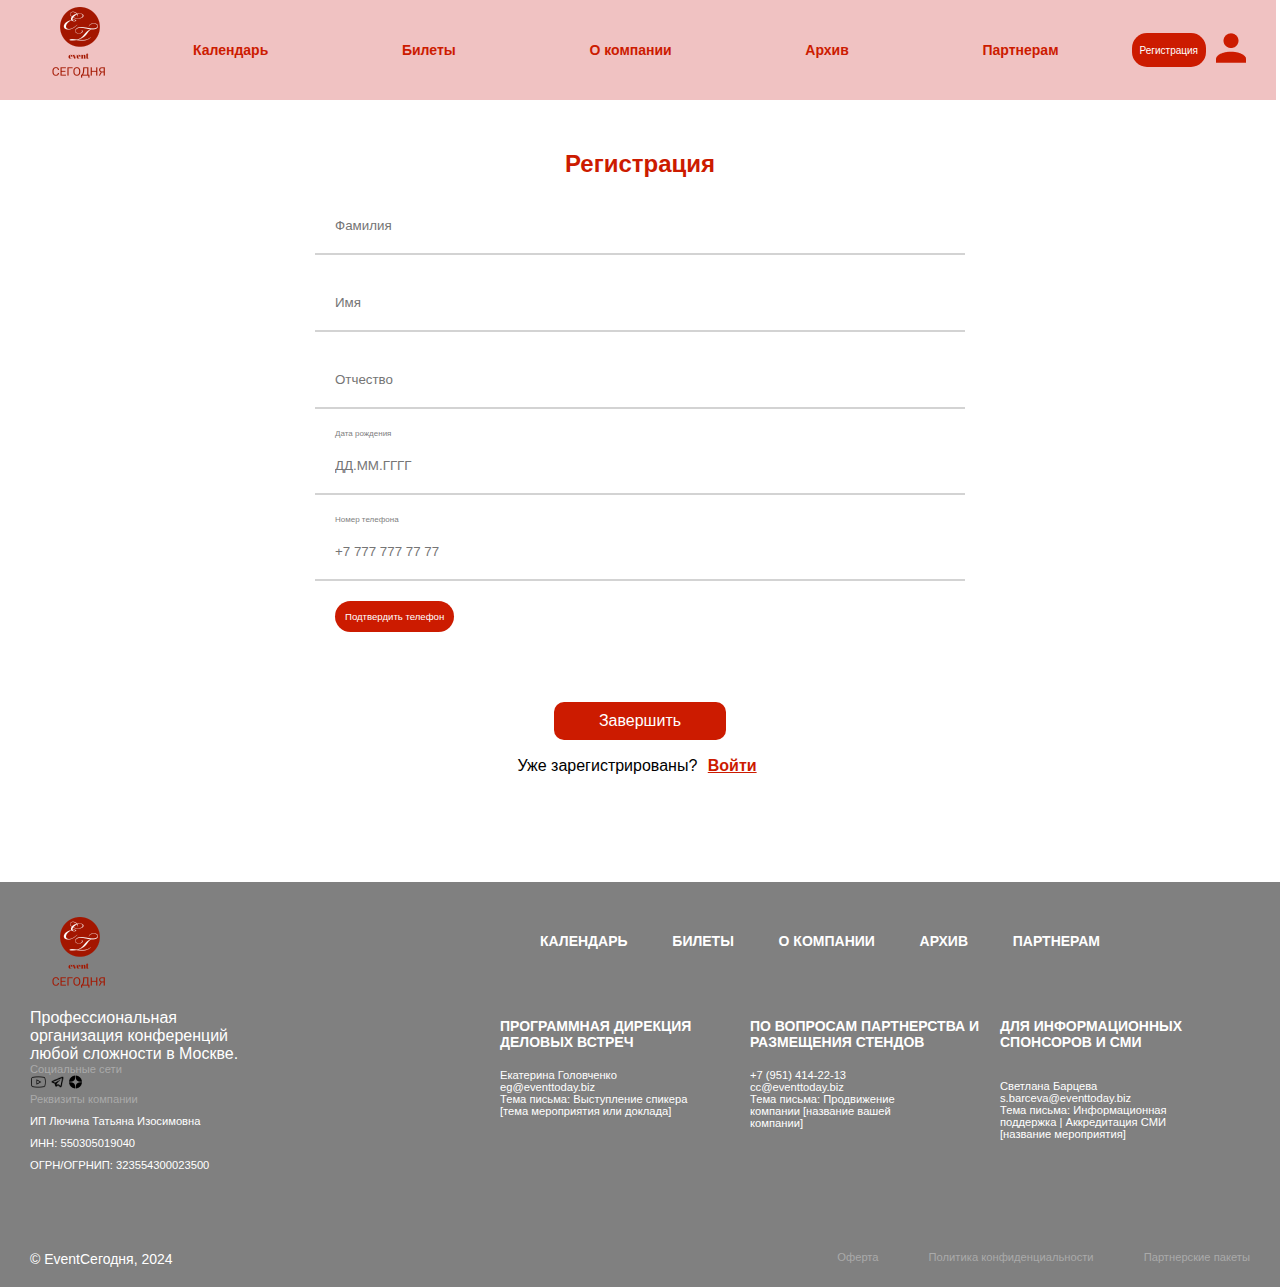
<file: registration.html>
<!DOCTYPE html>
<html lang="ru">
  <head>
    <meta charset="UTF-8" />
    <meta name="viewport" content="width=device-width, initial-scale=1.0" />
    <link rel="stylesheet" href="css/style.css" />
    <title>Event Today</title>
  </head>

  <body>
    <header>
      <section class="main">
        <div class="main__logo">
          <a href="index.html"><img src="assets/logo/logo.png" alt="logo" /></a>
        </div>
        <div class="main__links">
          <ul class="">
            <li><a href="index.html">Календарь</a></li>
            <li><a href="tickets.html">Билеты</a></li>
            <li><a href="company.html">О компании</a></li>
            <li><a href="archive.html">Архив</a></li>
            <li><a href="partner.html">Партнерам</a></li>
          </ul>
        </div>
        <div class="main__reg">
          <button id="myBtn">Регистрация</button>
          <a href="registration.html"
            ><img src="assets/icons/Vector.png" alt="pic"
          /></a>
        </div>

        <div class="menu">
          <input type="checkbox" id="burger-checkbox" class="burger-checkbox" />
          <label for="burger-checkbox" class="burger"></label>
          <ul class="menu-list">
            <li><a class="menu-item" href="index.html">Календарь</a></li>
            <li><a class="menu-item" href="tickets.html">Билеты</a></li>
            <li><a class="menu-item" href="company.html">О компании</a></li>
            <li><a class="menu-item" href="archive.html">Архив</a></li>
            <li><a class="menu-item" href="partner.html">Партнерам</a></li>
          </ul>
        </div>
        <div id="myModal" class="modal">
          <div class="modal-content">
            <span class="close">&times;</span>
            <div class="registration__form">
              <div class="registration__form-title">
                <h2>Регистрация</h2>
              </div>
              <form>
                <div class="registration__form-input">
                  <div>
                    <input type="text" placeholder="Фамилия" />
                  </div>
                  <div>
                    <input type="text" placeholder="Имя" />
                  </div>
                  <div>
                    <input type="text" placeholder="Отчество" />
                  </div>
                  <div class="registration__form-input-date">
                    <label for="reg-date">Дата рождения</label>
                    <input
                      class="reg-date"
                      type="date"
                      placeholder="ДД.ММ.ГГГГ"
                    />
                  </div>
                  <div class="registration__form-input-tel">
                    <label for="reg-tel">Номер телефона</label>
                    <input
                      id="reg-tel"
                      type="tel"
                      placeholder="+7 777 777 77 77"
                    />
                  </div>
                  <div>
                    <button>Подтвердить телефон</button>
                  </div>
                </div>
                <div class="registration__form-btn">
                  <button>Завершить</button>
                </div>
              </form>
            </div>
          </div>
        </div>
      </section>
    </header>

    <main>
      <section class="registration">
        <div class="registration__form">
          <div class="registration__form-title">
            <h2>Регистрация</h2>
          </div>
          <form>
            <div class="registration__form-input">
              <div>
                <input type="text" placeholder="Фамилия" />
              </div>
              <div>
                <input type="text" placeholder="Имя" />
              </div>
              <div>
                <input type="text" placeholder="Отчество" />
              </div>
              <div class="registration__form-input-date">
                <label for="reg-date">Дата рождения</label>
                <input class="reg-date" type="text" placeholder="ДД.ММ.ГГГГ" />
              </div>
              <div class="registration__form-input-tel">
                <label for="reg-tel">Номер телефона</label>
                <input id="reg-tel" type="tel" placeholder="+7 777 777 77 77" />
              </div>
              <div>
                <button>Подтвердить телефон</button>
              </div>
            </div>
            <div class="registration__form-btn">
              <button>Завершить</button>
            </div>
          </form>
          <div class="registration__form-signin">
            <p>
              Уже зарегистрированы?
              <button class="registration__form-signin-btn">Войти</button>
            </p>
          </div>
        </div>
      </section>

      <section class="signin">
        <div class="signin__form">
          <div class="signin__form-title">
            <h2>Войти в личный кабинет</h2>
          </div>
          <form class="sign-in">
            <div class="signin__form-input">
              <div class="signin__form-input-login">
                <input class="sign-name" type="text" placeholder="Логин" />
              </div>
              <div class="signin__form-input-password">
                <input
                  class="sign-password"
                  type="password"
                  placeholder="Пароль"
                />
              </div>
            </div>
            <div class="signin__form-btn">
              <button class="signin-btn">Войти</button>
            </div>
          </form>
          <div class="signin__form-reg">
            <button class="signin__form-reg-btn">Зарегистрироваться</button>
          </div>
        </div>
      </section>
    </main>

    <footer>
      <div class="footer__container">
        <div class="footer__container-1">
          <div><img src="assets/logo/logo.png" alt="logo" /></div>
          <div>
            <div>
              Профессиональная <br />организация конференций<br />
              любой сложности в Москве.
            </div>
            <div>Социальные сети</div>
            <div>
              <a href="#"
                ><img src="assets/icons/youtube.png" alt="youtube"
              /></a>
              <a href="#"
                ><img src="assets/icons/telegram.png" alt="telegram"
              /></a>
              <a href="#"><img src="assets/icons/dzen.png" alt="yadzen" /></a>
            </div>
            <div>Реквизиты компании</div>
            <div>ИП Лючина Татьяна Изосимовна</div>
            <div>ИНН: 550305019040</div>
            <div>ОГРН/ОГРНИП: 323554300023500</div>
          </div>
        </div>
        <div class="footer__container-2">
          <div>
            <ul>
              <li><a href="index.html">Календарь</a></li>
              <li><a href="tickets.html">Билеты</a></li>
              <li><a href="company.html">О компании</a></li>
              <li><a href="archive.html">Архив</a></li>
              <li><a href="partner.html">Партнерам</a></li>
            </ul>
          </div>
          <div>
            <div>
              <h4>ПРОГРАММНАЯ ДИРЕКЦИЯ <br />ДЕЛОВЫХ ВСТРЕЧ</h4>
              <p>
                Екатерина Головченко<br />
                eg@eventtoday.biz <br />
                Тема письма: Выступление спикера <br />[тема мероприятия или
                доклада]
              </p>
            </div>
            <div>
              <h4>ПО ВОПРОСАМ ПАРТНЕРСТВА И <br />РАЗМЕЩЕНИЯ СТЕНДОВ</h4>
              <p>
                +7 (951) 414-22-13 <br />
                cc@eventtoday.biz <br />
                Тема письма: Продвижение <br />компании [название вашей
                <br />компании]
              </p>
            </div>
            <div>
              <h4>
                ДЛЯ ИНФОРМАЦИОННЫХ<br />
                СПОНСОРОВ И СМИ
              </h4>
              <p>
                Светлана Барцева <br />
                s.barceva@eventtoday.biz <br />
                Тема письма: Информационная<br />
                поддержка | Аккредитация СМИ <br />[название мероприятия]
              </p>
            </div>
          </div>
        </div>
      </div>

      <div class="footer__container-end">
        <div>© EventСегодня, 2024</div>
        <div>
          <a href="#">Оферта</a>
          <a href="#">Политика конфиденциальности</a>
          <a href="#">Партнерские пакеты</a>
        </div>
      </div>
    </footer>
    <script src="js/reg.js"></script>
  </body>
</html>
</file>
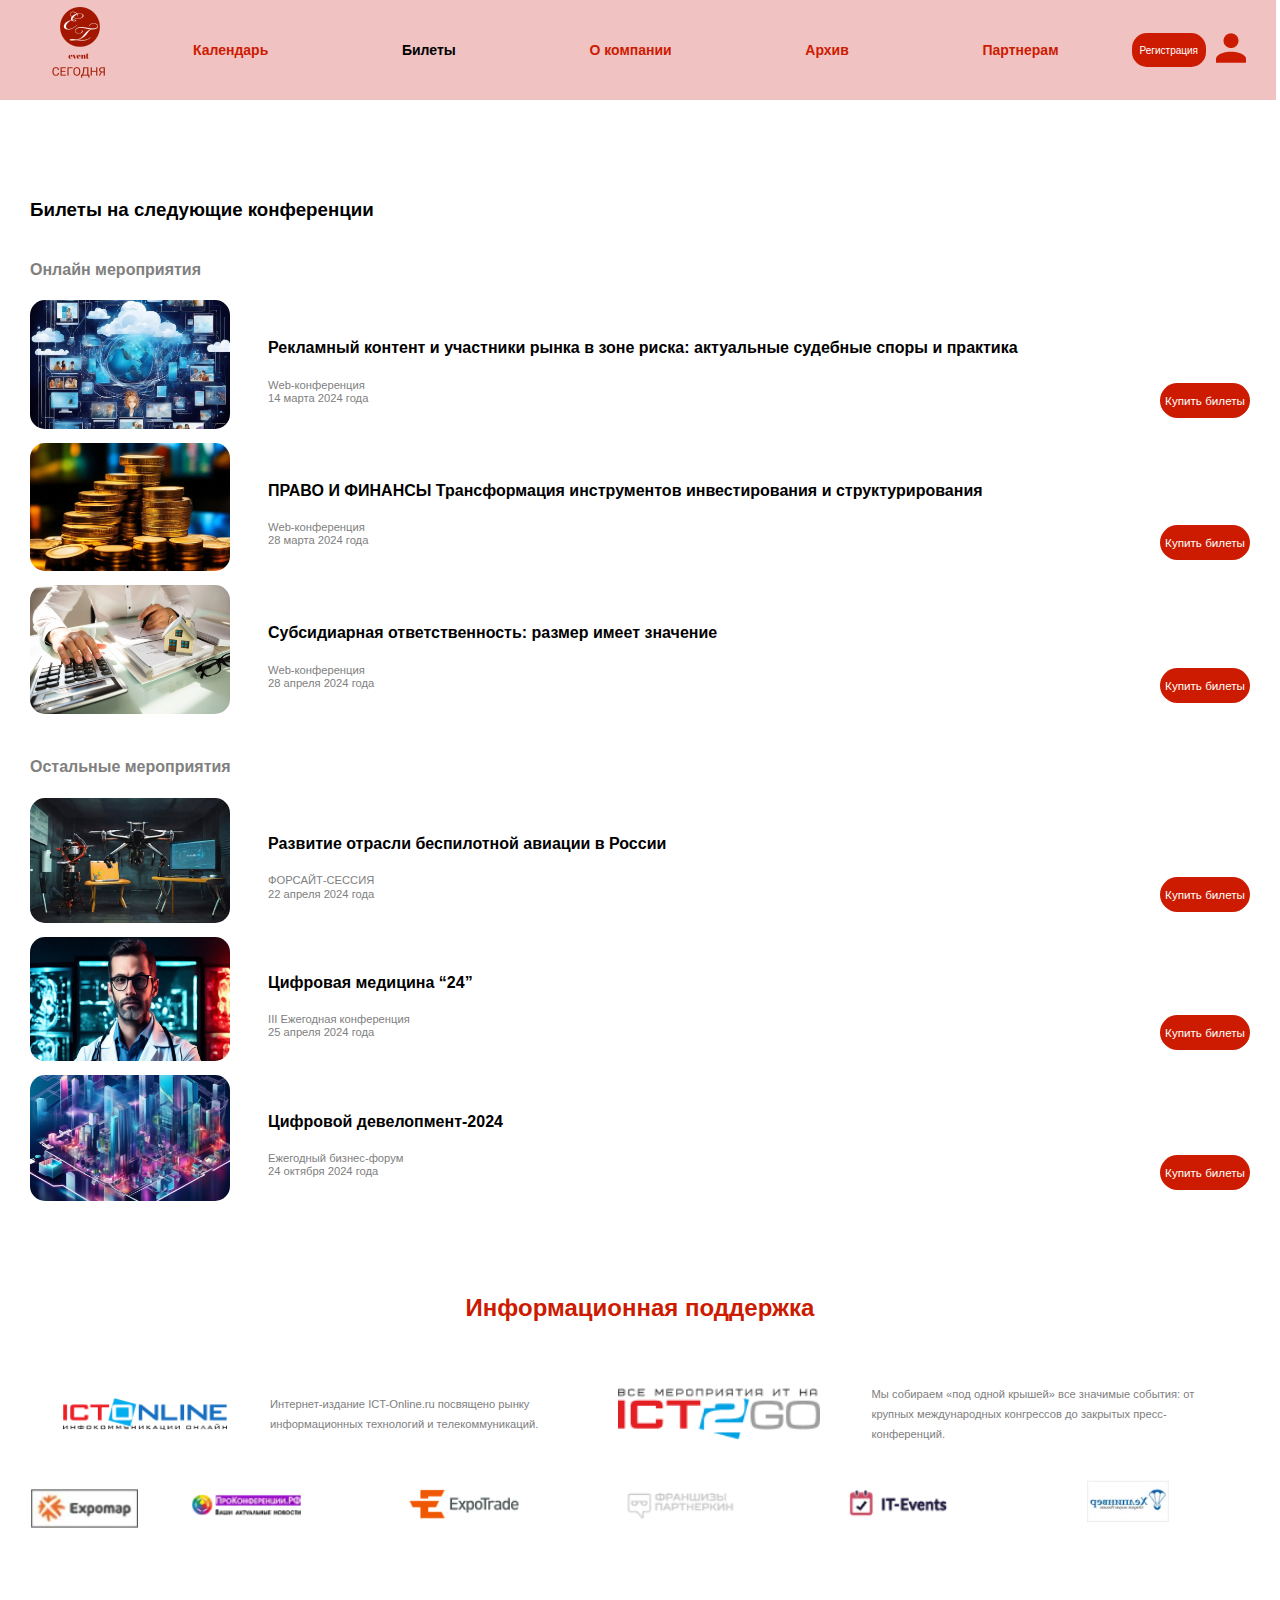
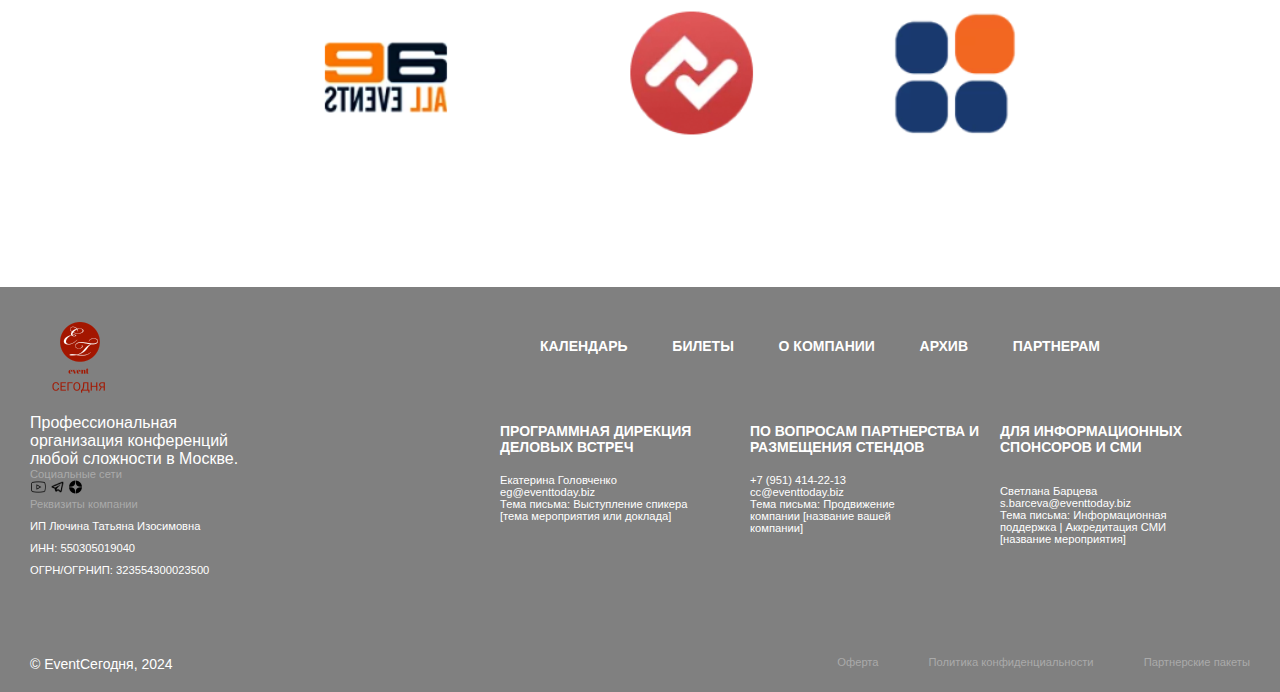
<file: tickets.html>
<!DOCTYPE html>
<html lang="ru">
  <head>
    <meta charset="UTF-8" />
    <meta name="viewport" content="width=device-width, initial-scale=1.0" />
    <link rel="stylesheet" href="css/style.css" />
    <title>Event Today</title>
  </head>
  <body>
    <header>
      <section class="main">
        <div class="main__logo">
          <a href="index.html"><img src="assets/logo/logo.png" alt="logo" /></a>
        </div>
        <div class="main__links">
          <ul class="">
            <li><a href="index.html">Календарь</a></li>
            <li><a class="selected" href="tickets.html">Билеты</a></li>
            <li><a href="company.html">О компании</a></li>
            <li><a href="archive.html">Архив</a></li>
            <li><a href="partner.html">Партнерам</a></li>
          </ul>
        </div>
        <div class="main__reg">
          <button id="myBtn">Регистрация</button>
          <a href="registration.html"
            ><img src="assets/icons/Vector.png" alt="pic"
          /></a>
        </div>

        <div class="menu">
          <input type="checkbox" id="burger-checkbox" class="burger-checkbox" />
          <label for="burger-checkbox" class="burger"></label>
          <ul class="menu-list">
            <li><a class="menu-item" href="index.html">Календарь</a></li>
            <li><a class="menu-item" href="tickets.html">Билеты</a></li>
            <li><a class="menu-item" href="company.html">О компании</a></li>
            <li><a class="menu-item" href="archive.html">Архив</a></li>
            <li><a class="menu-item" href="partner.html">Партнерам</a></li>
          </ul>
        </div>
        <div id="myModal" class="modal">
          <div class="modal-content">
            <span class="close">&times;</span>
            <div class="registration__form">
              <div class="registration__form-title">
                <h2>Регистрация</h2>
              </div>
              <form>
                <div class="registration__form-input">
                  <div>
                    <input type="text" placeholder="Фамилия" />
                  </div>
                  <div>
                    <input type="text" placeholder="Имя" />
                  </div>
                  <div>
                    <input type="text" placeholder="Отчество" />
                  </div>
                  <div class="registration__form-input-date">
                    <label for="reg-date">Дата рождения</label>
                    <input
                      class="reg-date"
                      type="text"
                      placeholder="ДД.ММ.ГГГГ"
                    />
                  </div>
                  <div class="registration__form-input-tel">
                    <label for="reg-tel">Номер телефона</label>
                    <input
                      id="reg-tel"
                      type="tel"
                      placeholder="+7 777 777 77 77"
                    />
                  </div>
                  <div>
                    <button>Подтвердить телефон</button>
                  </div>
                </div>
                <div class="registration__form-btn">
                  <button>Завершить</button>
                </div>
              </form>
            </div>
          </div>
        </div>
      </section>
    </header>
    <main>
      <section class="tickets">
        <div class="tickets__title">
          <h3>Билеты на следующие конференции</h3>
        </div>

        <div class="tickets__container">
          <div class="tickets__container-title">
            <h4>Онлайн мероприятия</h4>
          </div>

          <div class="tickets__container-item">
            <div class="tickets__container-item-img">
              <img src="assets/other/tickets1.jpg" alt="pic" />
            </div>

            <div class="tickets__container-item-text">
              <div class="tickets__container-item-text-title">
                <h4>
                  Рекламный контент и участники рынка в зоне риска: актуальные
                  судебные споры и практика
                </h4>
              </div>
              <div class="tickets__container-item-text-untitle">
                <p>Web-конференция</p>
                <p>14 марта 2024 года</p>
              </div>
            </div>

            <div class="tickets__container-item-btn">
              <button>
                <a href="buytickets.html">Купить билеты</a>
              </button>
            </div>
          </div>
        </div>

        <div class="tickets__container">
          <div class="tickets__container-item">
            <div class="tickets__container-item-img">
              <img src="assets/other/tickets2.jpg" alt="pic" />
            </div>

            <div class="tickets__container-item-text">
              <div class="tickets__container-item-text-title">
                <h4>
                  ПРАВО И ФИНАНСЫ Трансформация инструментов инвестирования и
                  структурирования
                </h4>
              </div>
              <div class="tickets__container-item-text-untitle">
                <p>Web-конференция</p>
                <p>28 марта 2024 года</p>
              </div>
            </div>

            <div class="tickets__container-item-btn">
              <button><a href="buytickets.html">Купить билеты</a></button>
            </div>
          </div>
        </div>

        <div class="tickets__container">
          <div class="tickets__container-item">
            <div class="tickets__container-item-img">
              <img src="assets/other/tickets3.jpg" alt="pic" />
            </div>

            <div class="tickets__container-item-text">
              <div class="tickets__container-item-text-title">
                <h4>Субсидиарная ответственность: размер имеет значение</h4>
              </div>
              <div class="tickets__container-item-text-untitle">
                <p>Web-конференция</p>
                <p>28 апреля 2024 года</p>
              </div>
            </div>

            <div class="tickets__container-item-btn">
              <button><a href="buytickets.html">Купить билеты</a></button>
            </div>
          </div>
        </div>

        <div class="tickets__container">
          <div class="tickets__container-title">
            <h4>Остальные мероприятия</h4>
          </div>

          <div class="tickets__container-item">
            <div class="tickets__container-item-img">
              <img src="assets/other/tickets4.jpg" alt="pic" />
            </div>

            <div class="tickets__container-item-text">
              <div class="tickets__container-item-text-title">
                <h4>Развитие отрасли беспилотной авиации в России</h4>
              </div>
              <div class="tickets__container-item-text-untitle">
                <p>ФОРСАЙТ-СЕССИЯ</p>
                <p>22 апреля 2024 года</p>
              </div>
            </div>

            <div class="tickets__container-item-btn">
              <button><a href="buytickets.html">Купить билеты</a></button>
            </div>
          </div>
        </div>

        <div class="tickets__container">
          <div class="tickets__container-item">
            <div class="tickets__container-item-img">
              <img src="assets/other/tickets5.jpg" alt="pic" />
            </div>

            <div class="tickets__container-item-text">
              <div class="tickets__container-item-text-title">
                <h4>Цифровая медицина “24”</h4>
              </div>
              <div class="tickets__container-item-text-untitle">
                <p>III Ежегодная конференция</p>
                <p>25 апреля 2024 года</p>
              </div>
            </div>

            <div class="tickets__container-item-btn">
              <button><a href="buytickets.html">Купить билеты</a></button>
            </div>
          </div>
        </div>

        <div class="tickets__container">
          <div class="tickets__container-item">
            <div class="tickets__container-item-img">
              <img src="assets/other/tickets6.jpg" alt="pic" />
            </div>

            <div class="tickets__container-item-text">
              <div class="tickets__container-item-text-title">
                <h4>Цифровой девелопмент-2024</h4>
              </div>
              <div class="tickets__container-item-text-untitle">
                <p>Ежегодный бизнес-форум</p>
                <p>24 октября 2024 года</p>
              </div>
            </div>

            <div class="tickets__container-item-btn">
              <button><a href="#">Купить билеты</a></button>
            </div>
          </div>
        </div>
      </section>

      <section class="tickets__support">
        <div class="tickets__support-title">
          <h2>Информационная поддержка</h2>
        </div>

        <div class="tickets__support-container-1">
          <div class="tickets__support-container-1-item">
            <img src="assets/icons/34.png" alt="icon" />
            <p>
              Интернет-издание ICT-Online.ru посвящено рынку информационных
              технологий и телекоммуникаций.
            </p>
          </div>
          <div class="tickets__support-container-1-item">
            <img src="assets/icons/36.png" alt="icon" />
            <p>
              Мы собираем «под одной крышей» все значимые события: от крупных
              международных конгрессов до закрытых пресс-конференций.
            </p>
          </div>
        </div>

        <div class="tickets__support-container-2">
          <img src="assets/icons/38.png" alt="icon" />
          <img src="assets/icons/30.png" alt="icon" />
          <img src="assets/icons/13.png" alt="icon" />
          <img src="assets/icons/14.png" alt="icon" />
          <img src="assets/icons/15.png" alt="icon" />
          <img src="assets/icons/27.png" alt="icon" />
        </div>

        <div class="tickets__support-container-3">
          <img src="assets/icons/26.png" alt="icon" />
          <img src="assets/icons/18.png" alt="icon" />
          <img src="assets/icons/19.png" alt="icon" />
        </div>
      </section>
    </main>
    <footer>
      <div class="footer__container">
        <div class="footer__container-1">
          <div><img src="assets/logo/logo.png" alt="logo" /></div>
          <div>
            <div>
              Профессиональная <br />организация конференций<br />
              любой сложности в Москве.
            </div>
            <div>Социальные сети</div>
            <div>
              <a href="#"
                ><img src="assets/icons/youtube.png" alt="youtube"
              /></a>
              <a href="#"
                ><img src="assets/icons/telegram.png" alt="telegram"
              /></a>
              <a href="#"><img src="assets/icons/dzen.png" alt="yadzen" /></a>
            </div>
            <div>Реквизиты компании</div>
            <div>ИП Лючина Татьяна Изосимовна</div>
            <div>ИНН: 550305019040</div>
            <div>ОГРН/ОГРНИП: 323554300023500</div>
          </div>
        </div>
        <div class="footer__container-2">
          <div>
            <ul>
              <li><a href="index.html">Календарь</a></li>
              <li><a href="tickets.html">Билеты</a></li>
              <li><a href="company.html">О компании</a></li>
              <li><a href="archive.html">Архив</a></li>
              <li><a href="partner.html">Партнерам</a></li>
            </ul>
          </div>
          <div>
            <div>
              <h4>ПРОГРАММНАЯ ДИРЕКЦИЯ <br />ДЕЛОВЫХ ВСТРЕЧ</h4>
              <p>
                Екатерина Головченко<br />
                eg@eventtoday.biz <br />
                Тема письма: Выступление спикера <br />[тема мероприятия или
                доклада]
              </p>
            </div>
            <div>
              <h4>ПО ВОПРОСАМ ПАРТНЕРСТВА И <br />РАЗМЕЩЕНИЯ СТЕНДОВ</h4>
              <p>
                +7 (951) 414-22-13 <br />
                cc@eventtoday.biz <br />
                Тема письма: Продвижение <br />компании [название вашей
                <br />компании]
              </p>
            </div>
            <div>
              <h4>
                ДЛЯ ИНФОРМАЦИОННЫХ<br />
                СПОНСОРОВ И СМИ
              </h4>
              <p>
                Светлана Барцева <br />
                s.barceva@eventtoday.biz <br />
                Тема письма: Информационная<br />
                поддержка | Аккредитация СМИ <br />[название мероприятия]
              </p>
            </div>
          </div>
        </div>
      </div>

      <div class="footer__container-end">
        <div>© EventСегодня, 2024</div>
        <div>
          <a href="#">Оферта</a>
          <a href="#">Политика конфиденциальности</a>
          <a href="#">Партнерские пакеты</a>
        </div>
      </div>
    </footer>
    <script src="js/tickets.js"></script>
  </body>
</html>
</file>
<file: css/style.css>
@charset "UTF-8";
html {
  max-width: 1280px;
  min-width: 320px;
  margin: 0 auto;
}

body {
  margin: 0 auto;
  font-size: 16px;
  font-family: Helvetica, Arial, sans-serif;
  font-weight: 400;
}

main {
  padding-top: 50px;
}

section {
  padding: 30px;
}

h2,
h3,
h4,
h5,
a,
li {
  font-family: Helvetica, Arial, sans-serif;
  font-weight: 700;
  list-style: none;
  text-decoration: none;
}

p {
  font-family: Helvetica, Arial, sans-serif;
  font-weight: 400;
}

@font-face {
  font-family: "IBX400";
  src: url("../assets/fonts/IBMPlexSerif-Light.ttf");
}
@font-face {
  font-family: "IBX600";
  src: url("../assets/fonts/IBMPlexSerif-SemiBold.ttf");
}
@font-face {
  font-family: "Inter";
  src: url("../assets/fonts/Inter-Bold.ttf");
}
.menu {
  display: none;
}

.main {
  position: fixed;
  width: 95%;
  z-index: 100;
  display: flex;
  justify-content: space-between;
  align-items: center;
  background-color: #f0c2c2;
  top: 0;
  max-width: 1230px;
  min-width: 320px;
  z-index: 100;
  height: 40px;
}
.main__logo {
  width: 50px;
}
.main__links {
  width: 100%;
  display: flex;
}
.main__links ul {
  display: flex;
  text-wrap: nowrap;
  justify-content: space-evenly;
  gap: 6%;
  width: 100%;
}
.main__links ul li a {
  font-size: 0.875em;
  color: #cc1b00;
}
.main__links ul li a:hover {
  color: black;
}
.main__links ul li .selected {
  color: black;
}
.main__reg {
  display: flex;
  align-self: center;
  gap: 10px;
}
.main__reg button {
  background-color: #cc1b00;
  color: white;
  padding: 8px;
  border: none;
  border-radius: 15px;
  font-size: 0.625em;
  cursor: pointer;
}

@media screen and (max-width: 900px) {
  .main__links ul {
    flex-wrap: wrap;
  }
}
@media screen and (max-width: 600px) {
  .main {
    width: 90%;
  }
  .main__links {
    display: none;
  }
  .main__reg a {
    margin-right: 5px;
    margin-left: 10px;
  }
  .main__reg {
    gap: 0;
    margin-left: 30%;
  }
  .menu {
    margin-left: -30px;
    z-index: 1000;
    display: block;
  }
  .burger-checkbox {
    position: absolute;
    visibility: hidden;
  }
  .burger {
    position: relative;
    z-index: 1;
    cursor: pointer;
    display: block;
    position: relative;
    border: none;
    background: transparent;
    width: 40px;
    height: 26px;
  }
  .burger::before,
  .burger::after {
    content: "";
    left: 0;
    position: absolute;
    display: block;
    width: 100%;
    height: 4px;
    border-radius: 10px;
    background: #cc1b00;
  }
  .burger::before {
    top: 0;
    box-shadow: 0 11px 0 #cc1b00;
    transition: box-shadow 0.3s 0.15s, top 0.3s 0.15s, transform 0.3s;
  }
  .burger::after {
    bottom: 0;
    transition: bottom 0.3s 0.15s, transform 0.3s;
  }
  .burger-checkbox:checked + .burger::before {
    top: 11px;
    transform: rotate(45deg);
    box-shadow: 0 6px 0 rgba(0, 0, 0, 0);
    transition: box-shadow 0.15s, top 0.3s, transform 0.3s 0.15s;
  }
  .burger-checkbox:checked + .burger::after {
    bottom: 11px;
    transform: rotate(-45deg);
    transition: bottom 0.3s, transform 0.3s 0.15s;
  }
  .menu-list {
    top: 0;
    left: 0;
    position: absolute;
    display: flex;
    flex-direction: column;
    align-items: center;
    justify-content: center;
    gap: 12px;
    padding: 42px 0;
    margin: 0;
    background: white;
    list-style-type: none;
    transform: translateX(-100%);
    transition: 0.3s;
    width: 100%;
    border-radius: 5px;
  }
  .menu-item {
    width: 150px;
    display: block;
    border-radius: 10px;
    color: #cc1b00;
    border: 2px solid #cc1b00;
    padding: 10px 25px 10px 25px;
    font-size: 0.875em;
    text-align: center;
    text-decoration: none;
  }
  .menu-item:hover {
    background: rgba(255, 255, 255, 0.2);
  }
  .burger-checkbox:checked ~ .menu-list {
    transform: translateX(0);
  }
}
@media screen and (max-width: 400px) {
  .main__reg {
    margin-left: 30%;
  }
}
.main-slider {
  margin-top: 40px;
  display: block;
  width: 100%;
  height: 700px;
  overflow: hidden;
  position: relative;
}
.main-slider .slide {
  display: flex;
  width: 100%;
  height: 600px;
  position: absolute;
  transition: opacity 0.5s;
  display: flex;
  justify-content: space-between;
  align-items: center;
  border-radius: 15px;
}
.main-slider .slide h2 {
  margin-left: 20px;
  font-size: 2.5em;
  color: white;
  align-self: flex-end;
  z-index: 2;
}
.main-slider .slide button {
  margin-right: 20px;
  align-self: flex-end;
  border: none;
  padding: 8px;
  background-color: #cc1b00;
  border-radius: 25px;
  color: white;
  margin-bottom: 40px;
  cursor: pointer;
  z-index: 3;
}
.main-slider .slide button a {
  color: white;
}
.main-slider .slide-1 {
  background-image: url("../assets/other/pic2.jpg");
  background-repeat: no-repeat;
  background-position: center;
  background-size: cover;
  z-index: 1;
}
.main-slider .slide-2 {
  background-image: url("../assets/other/pic9.jpg");
  background-repeat: no-repeat;
  background-position: center;
  background-size: cover;
  z-index: 1;
}
.main-slider .slide-3 {
  background-image: url("../assets/other/pic10.jpg");
  background-repeat: no-repeat;
  background-position: center;
  background-size: cover;
  z-index: 1;
}

@media screen and (max-width: 600px) {
  .main__carousel {
    padding: 0;
  }
  .main__carousel .main-slider .slide {
    border-radius: 0px;
    display: flex;
    flex-direction: column;
    gap: 50%;
  }
  .main__carousel .main-slider .slide h2 {
    margin-left: 30px;
    font-size: 1.9em;
    color: white;
    align-self: flex-start;
    z-index: 2;
  }
  .main__carousel .main-slider .slide button {
    margin-left: 30px;
    font-size: 1em;
    align-self: flex-start;
    border: none;
    padding: 10px;
    background-color: #cc1b00;
    border-radius: 25px;
    color: white;
    margin-bottom: 20px;
    cursor: pointer;
    z-index: 3;
  }
}
#carouselThree {
  display: none;
}

.main__calendar {
  margin-top: -100px;
}
.main__calendar-title {
  margin-bottom: 30px;
}
.main__calendar-title h4 {
  font-size: 1.7em;
}
.main__calendar-btn {
  display: flex;
  justify-content: center;
  gap: 3px;
  padding: 40px;
}
.main__calendar-btn button {
  text-wrap: nowrap;
  width: 100%;
  padding: 6px 15px 6px 15px;
  border: none;
  border-radius: 10px;
  background-color: white;
  border: 2px solid #cc1b00;
}
.main__calendar-btn button:hover {
  background-color: #cc1b00;
  color: white;
}
.main__calendar-btn button:active {
  background-color: #cc1b00;
  color: white;
}
.main__calendar-btn button:focus {
  background-color: #cc1b00;
  color: white;
}
.main__calendar-container {
  margin-top: 40px;
  display: flex;
  justify-content: space-between;
  gap: 20px;
}
.main__calendar-container-img img {
  width: 450px;
  height: auto;
}
.main__calendar-container-desc-1 h2 {
  display: flex;
  width: 85%;
}
.main__calendar-container-desc-2 {
  color: #646464;
  margin-top: 50px;
}
.main__calendar-container-desc-2-text1 {
  margin-bottom: -15px;
}
.main__calendar-container-desc-2-text2 {
  padding-right: 100px;
  display: flex;
  justify-content: space-between;
}
.main__calendar-container-desc-2-text2 p:nth-child(2) a {
  color: #cc1b00;
  cursor: pointer;
  font-weight: 400;
}
.main__calendar .date2,
.main__calendar .date3,
.main__calendar .date4,
.main__calendar .date5,
.main__calendar .date6,
.main__calendar .date7 {
  display: none;
}

.active {
  display: block;
}

@media screen and (max-width: 900px) {
  .main__calendar {
    margin-top: -100px;
  }
  .main__calendar-title {
    text-align: left;
    margin-bottom: 30px;
  }
  .main__calendar-title h4 {
    font-size: 1.7em;
    color: black;
  }
  .main__calendar-btn {
    display: flex;
    justify-content: center;
    gap: 3px;
    padding: 40px;
  }
  .main__calendar-btn button {
    text-wrap: wrap;
    width: 100%;
    padding: 6px 15px 6px 15px;
    border: none;
    border-radius: 10px;
    background-color: white;
    border: 2px solid #cc1b00;
  }
  .main__calendar-btn button:hover {
    background-color: #cc1b00;
    color: white;
  }
  .main__calendar-container {
    margin-top: 40px;
    display: flex;
    justify-content: space-between;
    gap: 20px;
  }
  .main__calendar-container-img {
    width: 100%;
  }
  .main__calendar-container-img img {
    width: 100%;
    height: auto;
  }
  .main__calendar-container-desc-1 h2 {
    display: flex;
    width: 85%;
  }
  .main__calendar-container-desc-2 {
    color: #646464;
    margin-top: 50px;
  }
  .main__calendar-container-desc-2-text1 {
    margin-bottom: -15px;
  }
  .main__calendar-container-desc-2-text2 {
    display: flex;
    justify-content: space-between;
  }
  .main__calendar-container-desc-2-text2 p:nth-child(2) {
    color: #cc1b00;
    cursor: pointer;
  }
}
@media screen and (max-width: 650px) {
  .main__calendar-title {
    text-align: center;
  }
  .main__calendar-title h4 {
    color: #cc1b00;
  }
  .main__calendar-btn {
    display: none;
  }
  .main__calendar #carouselThree {
    display: block;
    margin-bottom: 30px;
  }
  .main__calendar #carouselThree div button {
    text-wrap: nowrap;
    width: 98%;
    padding: 6px 15px 6px 15px;
    border: none;
    border-radius: 10px;
    background-color: white;
    color: black;
    border: 2px solid #cc1b00;
  }
  .main__calendar #carouselThree div button:hover {
    background-color: #cc1b00;
    color: white;
  }
  .main__calendar-container {
    display: flex;
    flex-direction: column;
    gap: 20px;
  }
  .main__calendar-container-img img {
    width: 100%;
    height: auto;
  }
  .main__calendar-container-desc-1 h2 {
    width: 100%;
    margin-top: 20px;
    text-align: center;
  }
  .main__calendar-container-desc-1 p {
    color: #646464;
    width: auto;
    font-size: 1.3em;
  }
  .main__calendar-container-desc-2 {
    color: #646464;
    margin-top: 30px;
  }
  .main__calendar-container-desc-2-text1 {
    font-size: 1.5em;
    margin-bottom: -15px;
  }
  .main__calendar-container-desc-2-text2 {
    padding-right: 0;
    display: flex;
    align-items: center;
    justify-content: space-between;
  }
  .main__calendar-container-desc-2-text2 p:nth-child(2) {
    border: 2px solid #cc1b00;
    padding: 5px;
    cursor: pointer;
    border-radius: 10px;
    color: black;
  }
}
.main__online {
  margin-top: 60px;
}
.main__online-container {
  margin-top: 40px;
  display: flex;
  justify-content: space-between;
  gap: 20px;
}
.main__online-container-img img {
  width: 450px;
  height: auto;
}
.main__online-container-desc-1 h2 {
  display: flex;
  width: 85%;
}
.main__online-container-desc-2 {
  color: #646464;
  margin-top: 50px;
}
.main__online-container-desc-2-text1 {
  margin-bottom: -15px;
}
.main__online-container-desc-2-text2 {
  padding-right: 100px;
  display: flex;
  justify-content: space-between;
}
.main__online-container-desc-2-text2 p:nth-child(2) {
  color: #cc1b00;
  cursor: pointer;
}

@media screen and (max-width: 900px) {
  .main__online {
    margin-top: 60px;
  }
  .main__online-container {
    margin-top: 40px;
    display: flex;
    justify-content: space-between;
    gap: 20px;
  }
  .main__online-container-img {
    width: 100%;
  }
  .main__online-container-img img {
    width: 100%;
    height: auto;
  }
  .main__online-container-desc-1 h2 {
    display: flex;
    width: 85%;
  }
  .main__online-container-desc-2 {
    color: #646464;
    margin-top: 50px;
  }
  .main__online-container-desc-2-text1 {
    margin-bottom: -15px;
  }
  .main__online-container-desc-2-text2 {
    display: flex;
    justify-content: space-between;
  }
  .main__online-container-desc-2-text2 p:nth-child(2) {
    color: #cc1b00;
    cursor: pointer;
  }
}
@media screen and (max-width: 600px) {
  .main__online {
    margin-top: 60px;
  }
  .main__online-title {
    text-align: center;
  }
  .main__online-title h4 {
    font-size: 1.7em;
    color: #cc1b00;
  }
  .main__online-container {
    margin-top: 40px;
    display: flex;
    flex-direction: column;
    justify-content: start;
    gap: 20px;
  }
  .main__online-container-img img {
    width: 100%;
    height: auto;
  }
  .main__online-container-desc-1 h2 {
    text-align: center;
    display: flex;
    line-height: 1.8;
    width: 100%;
  }
  .main__online-container-desc-2 {
    color: #646464;
    margin-top: 10px;
  }
  .main__online-container-desc-2-text1 {
    font-size: 1.5em;
    margin-bottom: 0px;
  }
  .main__online-container-desc-2-text2 {
    padding-right: 0;
    display: flex;
    justify-content: space-between;
  }
  .main__online-container-desc-2-text2 p:nth-child(2) {
    border: 2px solid #cc1b00;
    padding: 5px;
    cursor: pointer;
    border-radius: 10px;
    color: black;
  }
}
.main__reviews {
  margin-top: 70px;
}
.main__reviews-title {
  margin-bottom: 30px;
}

#carouselOne .owl-carousel {
  margin-top: 50px;
}
#carouselOne .owl-carousel-item {
  border-radius: 15px;
  padding: 20px;
  background-color: #cc1b00;
}
#carouselOne .owl-carousel-item-title {
  display: flex;
  align-items: center;
}
#carouselOne .owl-carousel-item-title p {
  align-self: center;
  padding-top: 20px;
}
#carouselOne .owl-carousel-item-title img {
  padding: 20px;
  border-radius: 150px;
  align-self: center;
}
#carouselOne .owl-carousel-item-text {
  background-color: white;
  border-radius: 15px;
}
#carouselOne .owl-carousel-item-text p {
  padding: 10px;
  line-height: 1.2;
}
#carouselOne .owl-prev span,
#carouselOne .owl-next span {
  background-color: #cc1b00;
  padding: 0px 15px 4px 15px;
  font-size: 2em;
  border-radius: 50px;
  color: white;
}
#carouselOne .owl-nav {
  position: absolute;
  left: 0;
  right: 0;
  bottom: 105%;
  left: 90%;
}

.main__photoreport {
  margin-top: 100px;
}
.main__photoreport-title {
  margin-bottom: 30px;
}

#carouselTwo .item img {
  border-radius: 15px;
  height: 350px;
}
#carouselTwo .owl-prev span,
#carouselTwo .owl-next span {
  background-color: #cc1b00;
  padding: 0px 15px 4px 15px;
  font-size: 2em;
  border-radius: 50px;
  color: white;
}
#carouselTwo .owl-nav {
  position: absolute;
  left: 0;
  right: 0;
  bottom: 105%;
  left: 90%;
}

@media screen and (max-width: 1120px) {
  #carouselOne .owl-nav,
  #carouselTwo .owl-nav {
    position: absolute;
    right: 0;
    bottom: 100%;
    left: 80%;
  }
}
@media screen and (max-width: 600px) {
  .main__reviews {
    padding: 0;
    margin-top: -20px;
  }
  .main__reviews-title {
    text-align: center;
    margin-bottom: 30px;
  }
  .main__reviews-title h4 {
    font-size: 1.6em;
    color: #cc1b00;
  }
  #carouselOne .owl-carousel {
    margin-top: 50px;
  }
  #carouselOne .owl-carousel-item {
    border-radius: 0px;
    height: auto;
    padding: 30px;
    padding-bottom: 45px;
    background-color: #cc1b00;
  }
  #carouselOne .owl-carousel-item-title {
    display: flex;
    align-items: center;
  }
  #carouselOne .owl-carousel-item-title p {
    color: white;
    height: auto;
    align-self: center;
    padding-top: 20px;
  }
  #carouselOne .owl-carousel-item-title img:first-child {
    padding: 20px;
    border-radius: 150px;
    align-self: center;
  }
  #carouselOne .owl-carousel-item-title img:last-child {
    display: none;
  }
  #carouselOne .owl-carousel-item-text {
    background-color: white;
    border-radius: 15px;
  }
  #carouselOne .owl-carousel-item-text p {
    padding: 10px;
    line-height: 1.2;
  }
  #carouselOne .owl-prev span,
  #carouselOne .owl-next span {
    background-color: #646464;
    padding: 0px 15px 4px 15px;
    font-size: 2em;
    border-radius: 50px;
    color: white;
  }
  #carouselOne .owl-nav {
    position: absolute;
    right: 0;
    bottom: 3%;
    left: 70%;
  }
  .main__photoreport {
    padding: 0;
    margin-top: 100px;
  }
  .main__photoreport-title {
    width: 100%;
    margin-top: -50px;
    text-align: center;
    margin-bottom: 30px;
  }
  .main__photoreport-title h4 {
    color: #cc1b00;
  }
  #carouselTwo .item img {
    height: 300px;
  }
  #carouselTwo .owl-prev span,
  #carouselTwo .owl-next span {
    background-color: #cc1b00;
    padding: 0px 15px 4px 15px;
    font-size: 2em;
    border-radius: 50px;
    color: white;
  }
  #carouselTwo .owl-nav {
    position: absolute;
    right: 0;
    bottom: 5%;
    left: 70%;
  }
}
.main__form {
  margin-top: 100px;
  display: flex;
  justify-content: space-between;
}
.main__form-text p:first-child {
  font-size: 1.5em;
  width: 300px;
}
.main__form-text p:last-child {
  width: 230px;
}
.main__form-data .flex {
  display: flex;
}
.main__form-data div:nth-child(2) {
  display: flex;
  gap: 10px;
  width: 80%;
}
.main__form-data input {
  margin: 0px 0px 40px 0px;
  width: 80%;
  border: none;
  padding: 5px;
  border-bottom: 2px solid black;
}
.main__form-data input::-moz-placeholder {
  color: black;
  font-size: 0.875em;
}
.main__form-data input::placeholder {
  color: black;
  font-size: 0.875em;
}
.main__form-data div:last-child button {
  border: none;
  background-color: #cc1b00;
  color: white;
  padding: 8px 20px 8px 20px;
  font-size: 0.875em;
  border-radius: 25px;
}
.main__form-data div:last-child p {
  width: 90%;
  margin-top: 10px;
  font-size: 0.8em;
  color: gray;
}
.main__form-data div:last-child p a {
  color: grey;
  font-weight: 400;
  text-decoration: underline;
}
.main__form .error-name,
.main__form .error-tel,
.main__form .error-email,
.main__form .error-tel-mob,
.main__form .error-email-mob {
  color: #cc1b00;
  font-size: 0.6em;
}
.main__form .error-tel-mob,
.main__form .error-email-mob {
  display: none;
}

@media screen and (max-width: 600px) {
  .main__form {
    margin-top: 0;
    display: block;
    width: 85%;
    text-align: center;
  }
  .main__form-text {
    text-align: center;
  }
  .main__form-text p:first-child {
    font-size: 1.3em;
    width: 100%;
  }
  .main__form-text p:last-child {
    width: 100%;
  }
  .main__form-data .error-email,
  .main__form-data .error-tel {
    display: none;
  }
  .main__form-data .error-email-mob,
  .main__form-data .error-tel-mob {
    display: block;
  }
  .main__form-data div:nth-child(2) {
    display: flex;
    flex-direction: column;
    justify-content: center;
    gap: 0;
    width: 100%;
  }
  .main__form-data input {
    margin: 0px 0px 20px 0px;
    width: 100%;
    border: 2px solid #cc1b00;
    border-radius: 10px;
    padding: 5px;
    border-bottom: 2px solid #cc1b00;
  }
  .main__form-data input::-moz-placeholder {
    color: #646464;
    font-size: 0.875em;
  }
  .main__form-data input::placeholder {
    color: #646464;
    font-size: 0.875em;
  }
  .main__form-data div:last-child {
    display: block;
  }
  .main__form-data div:last-child button {
    border: none;
    background-color: #cc1b00;
    color: white;
    padding: 8px 20px 8px 20px;
    font-size: 0.875em;
    border-radius: 25px;
  }
  .main__form-data div:last-child p {
    width: 100%;
    margin-top: 10px;
    font-size: 0.8em;
    color: gray;
  }
  .main__form-data div:last-child p a {
    color: grey;
    font-weight: 400;
    text-decoration: underline;
  }
}
footer {
  width: 100%;
  background-color: #808080;
  margin: 60px 0 0 0;
}

.footer__container {
  padding: 30px;
  display: flex;
  justify-content: space-between;
  color: white;
}
.footer__container-1 div:nth-child(2) div:first-child {
  width: 230px;
  font-weight: 300;
}
.footer__container-1 div:nth-child(2) div:nth-child(2),
.footer__container-1 div:nth-child(2) div:nth-child(4) {
  font-size: 0.7em;
  color: rgb(170, 170, 170);
}
.footer__container-1 div:nth-child(2) div:nth-child(5),
.footer__container-1 div:nth-child(2) div:nth-child(6),
.footer__container-1 div:nth-child(2) div:nth-child(7) {
  font-size: 0.7em;
  margin-top: 10px;
  color: white;
}
.footer__container-2 div:first-child ul {
  display: flex;
  margin-top: 20px;
  justify-content: space-between;
  margin-right: 150px;
  flex-wrap: wrap;
}
.footer__container-2 div:first-child ul li a {
  text-transform: uppercase;
  color: white;
  font-weight: 700;
  font-size: 0.875em;
}
.footer__container-2 div:last-child {
  margin-top: 50px;
  display: flex;
  justify-content: space-around;
}
.footer__container-2 div:last-child div:first-child h4,
.footer__container-2 div:last-child div:nth-child(2) h4,
.footer__container-2 div:last-child div:last-child h4 {
  width: 250px;
  font-size: 0.875em;
}
.footer__container-2 div:last-child div:first-child p,
.footer__container-2 div:last-child div:nth-child(2) p,
.footer__container-2 div:last-child div:last-child p {
  color: white;
  font-size: 0.7em;
  width: 200px;
}
.footer__container-2 div:last-child div:last-child {
  display: flex;
  flex-direction: column;
  margin-top: 0;
}

.footer__container-end {
  padding: 30px;
  display: flex;
  justify-content: space-between;
  margin-top: 20px;
  padding-bottom: 20px;
}
.footer__container-end div:first-child {
  color: white;
  font-size: 0.875em;
}
.footer__container-end div:last-child {
  display: flex;
  gap: 50px;
}
.footer__container-end div:last-child a {
  color: rgb(170, 170, 170);
  font-size: 0.7em;
  font-weight: 400;
}

@media screen and (max-width: 900px) {
  .footer__container,
  .footer__container-end {
    flex-wrap: wrap;
  }
  .footer__container-2 div:first-child ul {
    gap: 0px;
    flex-direction: column;
  }
  .footer__container-2 div:last-child {
    flex-direction: column;
  }
}
@media screen and (max-width: 800px) {
  footer {
    width: 100%;
    margin-top: 0px;
    background-color: #808080;
  }
  footer .footer__container {
    margin: 0;
    display: flex;
    flex-direction: column;
    justify-content: center;
    color: white;
  }
  footer .footer__container-1 {
    text-align: center;
    margin-top: 10px;
  }
  footer .footer__container-1 div:nth-child(2) div:first-child {
    width: 100%;
    font-weight: 300;
  }
  footer .footer__container-1 div:nth-child(2) div:nth-child(2),
  footer .footer__container-1 div:nth-child(2) div:nth-child(4) {
    font-size: 0.7em;
    color: rgb(170, 170, 170);
  }
  footer .footer__container-1 div:nth-child(2) div:nth-child(5),
  footer .footer__container-1 div:nth-child(2) div:nth-child(6),
  footer .footer__container-1 div:nth-child(2) div:nth-child(7) {
    font-size: 0.7em;
    margin-top: 10px;
  }
  footer .footer__container-2 div:first-child ul {
    display: flex;
    flex-direction: column;
    margin-top: 20px;
    justify-content: flex-start;
    gap: 5px;
    margin-right: 50px;
  }
  footer .footer__container-2 div:first-child ul li a {
    text-transform: uppercase;
    color: white;
    font-weight: 700;
    font-size: 0.875em;
  }
  footer .footer__container-2 div:last-child {
    text-align: center;
    margin-top: 50px;
    display: flex;
    flex-direction: column;
    justify-content: center;
  }
  footer .footer__container-2 div:last-child div:first-child h4,
  footer .footer__container-2 div:last-child div:nth-child(2) h4,
  footer .footer__container-2 div:last-child div:last-child h4 {
    width: 100%;
    font-size: 0.875em;
  }
  footer .footer__container-2 div:last-child div:first-child p,
  footer .footer__container-2 div:last-child div:nth-child(2) p,
  footer .footer__container-2 div:last-child div:last-child p {
    font-size: 0.7em;
    width: 100%;
  }
  footer .footer__container-2 div:last-child div:last-child {
    display: flex;
    flex-direction: column;
    margin-top: 0;
  }
  footer .footer__container-end {
    padding: 0;
    display: block;
    width: 100%;
    margin-top: 30px;
    padding-bottom: 20px;
    text-align: center;
  }
  footer .footer__container-end div:first-child {
    color: white;
    font-size: 0.875em;
    margin-left: 0;
    padding-bottom: 10px;
  }
  footer .footer__container-end div:last-child {
    margin-right: 0;
    display: flex;
    gap: 20px;
    justify-content: center;
  }
  footer .footer__container-end div:last-child a {
    color: rgb(170, 170, 170);
    font-size: 0.7em;
    font-weight: 400;
  }
}
.buy__tickets-image {
  margin-top: 100px;
  padding: 0;
}
.buy__tickets-image img {
  width: 100%;
}

.buy__tickets-top {
  margin-top: 30px;
  display: flex;
  justify-content: space-between;
  flex-wrap: wrap;
}
.buy__tickets-top-title h2 {
  color: #cc1b00;
}
.buy__tickets-top-title div {
  padding-bottom: 20px;
}
.buy__tickets-top-title div p:first-child {
  text-transform: uppercase;
  color: #808080;
  padding-top: 20px;
  font-weight: 600;
  font-size: 0.875em;
}
.buy__tickets-top-title div p:last-child {
  font-size: 0.875em;
  color: #808080;
  margin-top: -10px;
  font-weight: 600;
}
.buy__tickets-top-title button {
  padding: 10px;
  border: none;
  background-color: #cc1b00;
  border-radius: 25px;
}
.buy__tickets-top-title button a {
  color: white;
  font-weight: 400;
  font-size: 1.2em;
}
.buy__tickets-top-text {
  width: 50%;
}
.buy__tickets-top-text span {
  color: #cc1b00;
}

.buy__tickets-top-mob {
  display: none;
}

@media screen and (max-width: 600px) {
  .buy__tickets-top {
    display: none;
  }
  .buy__tickets-top-mob {
    margin-top: 30px;
    display: block;
  }
  .buy__tickets-top-mob-title h2 {
    text-align: center;
    color: #cc1b00;
    font-size: 1em;
  }
  .buy__tickets-top-mob-text {
    width: 100%;
  }
  .buy__tickets-top-mob-text p {
    color: black;
  }
  .buy__tickets-top-mob-text span {
    color: #cc1b00;
  }
  .buy__tickets-top-mob-container {
    display: flex;
    align-items: center;
    justify-content: space-between;
  }
  .buy__tickets-top-mob-container-item1 p:first-child {
    text-transform: uppercase;
    color: #808080;
    font-weight: 600;
    font-size: 0.875em;
  }
  .buy__tickets-top-mob-container-item1 p:last-child {
    font-size: 0.875em;
    color: #808080;
    margin-top: -10px;
    font-weight: 600;
  }
  .buy__tickets-top-mob-container button {
    padding: 10px;
    border: none;
    background-color: #cc1b00;
    border-radius: 25px;
  }
  .buy__tickets-top-mob-container button a {
    color: white;
    font-size: 0.875em;
  }
}
.buy__tickets-about {
  padding: 0;
  margin-top: 50px;
}
.buy__tickets-about h3 {
  padding: 30px;
}
.buy__tickets-about-container-item {
  padding-bottom: 5%;
  margin-left: 10%;
  margin-right: 10%;
  display: flex;
  justify-content: space-between;
  align-items: start;
  flex-wrap: wrap;
}
.buy__tickets-about-container-item h4 {
  color: #cc1b00;
}
.buy__tickets-about-container-item p {
  width: 60%;
}

@media screen and (max-width: 600px) {
  .buy__tickets-about {
    padding: 0;
    margin-top: 50px;
  }
  .buy__tickets-about h3 {
    text-align: center;
    padding: 0;
  }
  .buy__tickets-about-container-item {
    display: flex;
    flex-direction: column;
    align-items: start;
    flex-wrap: wrap;
  }
  .buy__tickets-about-container-item h4 {
    color: #cc1b00;
  }
  .buy__tickets-about-container-item p {
    width: 100%;
  }
}
@font-face {
  font-family: "IBX";
  src: url("../assets/fonts/IBMPlexSerif-SemiBold.ttf");
}
.buy__tickets-banner {
  background: linear-gradient(rgba(0, 0, 0, 0.8), rgba(0, 0, 0, 0.8)), url("../assets/banner/banner-img.jpg");
  background-repeat: no-repeat;
  background-size: cover;
  display: flex;
  flex-direction: column;
  justify-content: center;
  align-items: center;
  text-align: center;
  color: white;
  flex-wrap: wrap;
}
.buy__tickets-banner-logo img {
  width: 100px;
}
.buy__tickets-banner-title {
  font-size: 0.8em;
  letter-spacing: 1.5px;
}
.buy__tickets-banner-text {
  font-size: 0.6em;
  line-height: 2px;
}
.buy__tickets-banner-text p:last-child {
  margin-top: 20px;
  font-style: italic;
  font-weight: 600;
}
.buy__tickets-banner-time {
  margin-top: 30px;
  margin-bottom: 60px;
}
.buy__tickets-banner-time .timer__items {
  display: flex;
  justify-content: center;
  flex-wrap: wrap;
}
.buy__tickets-banner-time .timer__items .timer__item {
  position: relative;
  font-family: "IBX", sans-serif;
  color: #f9b680;
  font-size: 3em;
  border-right: 1.5px solid rgba(82, 81, 81, 0.7);
  padding: 20px;
}
.buy__tickets-banner-time .timer__items .timer__item:last-child {
  border-right: none;
}
.buy__tickets-banner-time .timer__items .timer__item::before {
  content: attr(data-title);
  display: block;
  position: absolute;
  top: 100%;
  left: 45%;
  bottom: 0;
  transform: translateX(-50%);
  font-size: 14px;
  font-family: "IBX", sans-serif;
}
.buy__tickets-banner-time .timer__items .timer__item:not(:last-child)::after {
  position: absolute;
  right: -15px;
}
.buy__tickets-banner-btn {
  display: flex;
  justify-content: center;
  flex-wrap: wrap;
  gap: 10px;
}
.buy__tickets-banner-btn button {
  width: 150px;
  padding: 10px;
  border-radius: 25px;
  border: none;
  font-family: "IBX", sans-serif;
  font-size: 0.7em;
}
.buy__tickets-banner-btn button:first-child {
  background-color: #cc1b00;
}
.buy__tickets-banner-btn button:first-child a {
  color: white;
  text-transform: uppercase;
  font-family: "IBX", Arial, Helvetica, sans-serif;
}

@media screen and (max-width: 600px) {
  @font-face {
    font-family: "IBX";
    src: url("../assets/fonts/IBMPlexSerif-SemiBold.ttf");
  }
  .buy__tickets-banner {
    background: linear-gradient(rgba(0, 0, 0, 0.8), rgba(0, 0, 0, 0.8)), url("../assets/banner/banner-img.jpg");
    background-repeat: no-repeat;
    background-size: cover;
    display: flex;
    flex-direction: column;
    justify-content: center;
    align-items: center;
    text-align: center;
    color: white;
    flex-wrap: wrap;
  }
  .buy__tickets-banner-logo img {
    width: 100px;
  }
  .buy__tickets-banner-title {
    font-size: 0.7em;
    letter-spacing: 1.5px;
  }
  .buy__tickets-banner-text {
    font-size: 0.6em;
    line-height: 10px;
  }
  .buy__tickets-banner-text p:last-child {
    margin-top: 20px;
    font-style: italic;
    font-weight: 600;
  }
  .buy__tickets-banner-time {
    margin-top: 30px;
    margin-bottom: 60px;
  }
  .buy__tickets-banner-time .timer__items {
    display: flex;
    justify-content: center;
    flex-wrap: wrap;
  }
  .buy__tickets-banner-time .timer__items .timer__item {
    position: relative;
    font-family: "IBX", sans-serif;
    color: #f9b680;
    font-size: 2.2em;
    border-right: 1.5px solid rgba(82, 81, 81, 0.7);
    padding: 10px;
  }
  .buy__tickets-banner-time .timer__items .timer__item:last-child {
    border-right: none;
  }
  .buy__tickets-banner-time .timer__items .timer__item::before {
    content: attr(data-title);
    display: block;
    position: absolute;
    top: 100%;
    left: 45%;
    bottom: 0;
    transform: translateX(-50%);
    font-size: 0.3em;
    font-family: "IBX", sans-serif;
  }
  .buy__tickets-banner-time .timer__items .timer__item:not(:last-child)::after {
    position: absolute;
    right: -15px;
  }
  .buy__tickets-banner-btn {
    display: flex;
    justify-content: center;
    flex-wrap: wrap;
    gap: 10px;
  }
  .buy__tickets-banner-btn button {
    width: 100px;
    padding: 10px;
    border-radius: 25px;
    border: none;
    font-family: "IBX", Arial, Helvetica, sans-serif;
    font-size: 0.7em;
  }
  .buy__tickets-banner-btn button:first-child {
    background-color: #cc1b00;
  }
  .buy__tickets-banner-btn button:first-child a {
    color: white;
    text-transform: uppercase;
    font-family: "IBX", Arial, Helvetica, sans-serif;
  }
}
.buy__tickets-timetable {
  margin-top: 30px;
}
.buy__tickets-timetable-title {
  display: flex;
  flex-direction: column;
  justify-content: center;
  align-items: center;
  line-height: 2px;
}
.buy__tickets-timetable-title h4 {
  color: #cc1b00;
  font-size: 1.2em;
}
.buy__tickets-timetable-title p {
  color: #808080;
}
.buy__tickets-timetable-items {
  margin-top: 10%;
  display: grid;
  grid-template-columns: 1fr;
  text-align: center;
}
.buy__tickets-timetable-items-item {
  width: 70%;
  display: flex;
  justify-content: left;
  gap: 20%;
  padding: 2%;
  margin-left: 15%;
  border-bottom: 1px solid rgba(97, 97, 97, 0.1);
}
.buy__tickets-timetable-items-item p:first-child {
  font-size: 0.75em;
}
.buy__tickets-timetable-items-item p:last-child {
  font-size: 0.8em;
  color: #646464;
}
.buy__tickets-timetable-items-item:first-child {
  border-top: 1px solid rgba(97, 97, 97, 0.1);
}
.buy__tickets-timetable-items .item-red p:last-child {
  color: #cc1b00;
}
.buy__tickets-timetable-btn {
  margin-top: 80px;
  display: flex;
  justify-content: center;
}
.buy__tickets-timetable-btn button {
  padding: 15px;
  width: 150px;
  border: 1.5px solid #cc1b00;
  border-radius: 10px;
  background-color: white;
  color: #cc1b00;
  font-family: "IBX", sans-serif;
  text-transform: uppercase;
  font-size: 0.7em;
}

@media screen and (max-width: 600px) {
  .buy__tickets-timetable {
    margin-top: 30px;
  }
  .buy__tickets-timetable-title {
    display: flex;
    flex-direction: column;
    justify-content: center;
    align-items: center;
    line-height: 2px;
  }
  .buy__tickets-timetable-title h4 {
    color: #cc1b00;
    font-size: 1em;
  }
  .buy__tickets-timetable-title p {
    color: #808080;
    line-height: 1.5;
    text-align: center;
  }
  .buy__tickets-timetable-items {
    margin-top: 5%;
    display: grid;
    grid-template-columns: 1fr;
    text-align: center;
  }
  .buy__tickets-timetable-items-item {
    width: 100%;
    display: flex;
    justify-content: left;
    gap: 20px;
    padding: 2%;
    margin-left: 0;
    border-bottom: 1px solid rgba(97, 97, 97, 0.1);
  }
  .buy__tickets-timetable-items-item p:first-child {
    text-wrap: nowrap;
    font-size: 0.7em;
    line-height: 1.5;
  }
  .buy__tickets-timetable-items-item p:last-child {
    text-align: left;
    font-size: 0.8em;
    color: #646464;
    line-height: 1.5;
  }
  .buy__tickets-timetable-items-item:first-child {
    border-top: 1px solid rgba(97, 97, 97, 0.1);
  }
  .buy__tickets-timetable-items .item-red p:last-child {
    color: #cc1b00;
  }
  .buy__tickets-timetable-btn {
    display: none;
  }
}
@font-face {
  font-family: "IBX400";
  src: url("../assets/fonts/IBMPlexSerif-Light.ttf");
}
@font-face {
  font-family: "IBX600";
  src: url("../assets/fonts/IBMPlexSerif-SemiBold.ttf");
}
.buy__tickets-experts {
  margin-top: 30px;
}
.buy__tickets-experts-title {
  margin-bottom: 80px;
  text-align: center;
  color: #cc1b00;
}
.buy__tickets-experts-columns {
  display: grid;
  grid-template-columns: 1fr 1fr 1fr;
  grid-gap: 5%;
}
.buy__tickets-experts-columns .column {
  text-align: center;
}
.buy__tickets-experts-columns .column img {
  width: 50%;
}
.buy__tickets-experts-columns .column .color-red {
  color: #cc1b00;
  margin-top: -10px;
  font-size: 0.7em;
}
.buy__tickets-experts-columns .column p {
  width: 100%;
  text-wrap: wrap;
  font-family: "IBX400", sans-serif;
  font-size: 0.7em;
}
.buy__tickets-experts-columns .column p span {
  font-family: "IBX600", sans-serif;
}
.buy__tickets-experts-columns .column div:last-child {
  display: flex;
  justify-content: center;
  align-items: center;
  gap: 5px;
}
.buy__tickets-experts-columns .column div:last-child img {
  width: 100%;
}
.buy__tickets-experts-columns-7 {
  grid-column: 1;
}
.buy__tickets-experts-columns-8 {
  grid-column: 3;
}

.buy__tickets-experts-mob {
  display: none;
}

@media screen and (max-width: 600px) {
  .buy__tickets-experts {
    display: none;
  }
  .buy__tickets-experts-mob {
    display: block;
    text-align: center;
  }
  .buy__tickets-experts-mob div {
    display: block;
  }
  .buy__tickets-experts-mob div img:first-child {
    width: 100%;
  }
  .buy__tickets-experts-mob div .color-red {
    color: #cc1b00;
    margin-top: -10px;
    font-size: 0.7em;
  }
  .buy__tickets-experts-mob div p {
    text-wrap: wrap;
    font-family: "IBX400", sans-serif;
    font-size: 0.7em;
  }
  .buy__tickets-experts-mob div p span {
    font-family: "IBX600", sans-serif;
  }
  .buy__tickets-experts-mob div .image {
    display: flex;
    justify-content: center;
    gap: 5px;
    align-items: center;
  }
  .buy__tickets-experts-mob div .image img {
    width: 20px;
  }
  #carouselFive .item img {
    border-radius: 15px;
    height: 350px;
  }
  #carouselFive .owl-prev span,
  #carouselFive .owl-next span {
    background-color: #cc1b00;
    padding: 0px 15px 4px 15px;
    font-size: 2em;
    border-radius: 50px;
    color: white;
  }
  #carouselFive .owl-nav {
    position: absolute;
    top: 100%;
    right: 0;
    bottom: 0;
    left: 60%;
  }
}
.buy__tickets-delegat {
  margin-top: 20%;
}
.buy__tickets-delegat-title {
  text-align: center;
}
.buy__tickets-delegat-title h3 {
  color: #cc1b00;
}
.buy__tickets-delegat-container {
  margin-top: 5%;
  display: flex;
  flex-direction: column;
  margin-left: 20%;
  flex-wrap: wrap;
  align-items: left;
}
.buy__tickets-delegat-container-item {
  width: 100%;
  display: flex;
  gap: 3%;
  align-items: center;
}
.buy__tickets-delegat-container-item img {
  width: 4%;
}
.buy__tickets-delegat-container-item p {
  width: 65%;
}

@media screen and (max-width: 600px) {
  .buy__tickets-delegat {
    margin-top: 20px;
  }
  .buy__tickets-delegat-title {
    text-align: center;
  }
  .buy__tickets-delegat-title h3 {
    color: #cc1b00;
  }
  .buy__tickets-delegat-container {
    margin-top: 5%;
    display: block;
    flex-direction: column;
    margin-left: 0;
    flex-wrap: wrap;
    align-items: left;
  }
  .buy__tickets-delegat-container-item {
    width: 100%;
    display: flex;
    justify-content: space-evenly;
    gap: 10px;
    align-items: center;
  }
  .buy__tickets-delegat-container-item img {
    width: 10%;
  }
  .buy__tickets-delegat-container-item p {
    width: 65%;
  }
}
.buy__tickets-line {
  margin-top: 30px;
  padding: 0;
  background-color: #cc1b00;
  height: 50px;
  display: flex;
  align-items: center;
  color: white;
  font-family: "IBX400", Arial, Helvetica, sans-serif;
}

.buy__tickets-form {
  text-align: center;
}
.buy__tickets-form-title h4 {
  margin-top: -10px;
  color: #cc1b00;
}
.buy__tickets-form-title p:nth-child(3) {
  color: #808080;
  font-size: 0.7em;
  margin-bottom: 20px;
}
.buy__tickets-form-title p:last-child {
  font-size: 0.6em;
  margin-bottom: 50px;
}
.buy__tickets-form-input {
  display: flex;
  flex-direction: column;
  justify-content: center;
  flex-wrap: wrap;
}
.buy__tickets-form-input .fio_error,
.buy__tickets-form-input .email_error,
.buy__tickets-form-input .tel_error {
  font-size: 0.6em;
  color: #cc1b00;
  padding-bottom: 10px;
}
.buy__tickets-form-input label {
  color: #808080;
  font-family: Arial, Helvetica, sans-serif;
  font-size: 0.8em;
  margin-bottom: 7px;
}
.buy__tickets-form-input input,
.buy__tickets-form-input select {
  margin-bottom: 30px;
  align-self: center;
  width: 40%;
  padding: 15px;
  border: 2px solid #cc1b00;
  border-radius: 10px;
  font-family: Arial, Helvetica, sans-serif;
}
.buy__tickets-form-input select {
  width: 43%;
  color: #808080;
}
.buy__tickets-form-input input::-moz-placeholder {
  font-size: 0.8em;
  font-family: Arial, Helvetica, sans-serif;
  color: rgb(176, 176, 176);
}
.buy__tickets-form-input input::placeholder {
  font-size: 0.8em;
  font-family: Arial, Helvetica, sans-serif;
  color: rgb(176, 176, 176);
}
.buy__tickets-form-input-1 {
  margin-top: 50px;
  display: flex;
  flex-direction: column;
}
.buy__tickets-form-input-2 {
  display: flex;
  flex-direction: column;
  align-items: start;
  justify-content: center;
  margin-left: 29%;
}
.buy__tickets-form-input-2 p:first-child {
  margin-bottom: -5px;
  color: #646464;
}
.buy__tickets-form-input-2 p:nth-child(2) {
  color: #808080;
  font-size: 0.6em;
  margin-bottom: 20px;
}
.buy__tickets-form-input-2-count {
  display: flex;
  align-items: center;
  gap: 10px;
}
.buy__tickets-form-input-2-count button {
  padding: 10px;
  cursor: pointer;
  font-size: 1.2em;
  width: 10px;
  background-color: white;
  border: none;
  margin-right: 2px;
}
.buy__tickets-form-input-2-count input {
  padding: 5px;
  text-align: center;
  width: 30px;
  height: 20px;
  border: 1.2px solid #cc1b00;
  border-radius: 5px;
}
.buy__tickets-form-input-3 {
  display: flex;
  justify-content: center;
  align-items: center;
  margin-top: 30px;
  margin-left: -3%;
}
.buy__tickets-form-input-3 input {
  accent-color: #cc1b00;
}
.buy__tickets-form-input-3 label {
  font-size: 0.7em;
  width: 35%;
  text-align: left;
  margin-left: 5px;
  color: #808080;
  font-family: Arial, Helvetica, sans-serif;
}
.buy__tickets-form-input-3 label span {
  color: #cc1b00;
}
.buy__tickets-form-input-4 {
  display: flex;
  justify-content: center;
  margin-top: 30px;
}
.buy__tickets-form-input-4 button {
  border: none;
  padding: 10px;
  width: 130px;
  background-color: #cc1b00;
  color: white;
  border-radius: 25px;
}

@media screen and (max-width: 600px) {
  .buy__tickets-form {
    text-align: center;
  }
  .buy__tickets-form-title h4 {
    margin-top: -10px;
    color: #cc1b00;
  }
  .buy__tickets-form-title p:nth-child(3) {
    color: #808080;
    font-size: 0.7em;
    margin-bottom: 20px;
  }
  .buy__tickets-form-title p:last-child {
    font-size: 0.6em;
    margin-bottom: 50px;
  }
  .buy__tickets-form-input {
    display: flex;
    flex-direction: column;
    justify-content: center;
    flex-wrap: wrap;
  }
  .buy__tickets-form-input label {
    color: #808080;
    font-family: Arial, Helvetica, sans-serif;
    font-size: 0.8em;
    margin-bottom: 7px;
  }
  .buy__tickets-form-input input {
    margin-bottom: 30px;
    align-self: center;
    width: 90%;
    padding: 15px;
    border: 2px solid #cc1b00;
    border-radius: 10px;
    font-family: Arial, Helvetica, sans-serif;
  }
  .buy__tickets-form-input select {
    width: 95%;
  }
  .buy__tickets-form-input input::-moz-placeholder {
    font-size: 1em;
    font-family: Arial, Helvetica, sans-serif;
    color: rgb(176, 176, 176);
  }
  .buy__tickets-form-input input::placeholder {
    font-size: 1em;
    font-family: Arial, Helvetica, sans-serif;
    color: rgb(176, 176, 176);
  }
  .buy__tickets-form-input-1 {
    margin-top: 0;
    display: flex;
    flex-direction: column;
  }
  .buy__tickets-form-input-2 {
    display: flex;
    flex-direction: column;
    align-items: start;
    justify-content: center;
    margin-left: 0;
  }
  .buy__tickets-form-input-2 p:first-child {
    margin-bottom: -5px;
    color: #646464;
  }
  .buy__tickets-form-input-2 p:nth-child(2) {
    color: #808080;
    font-size: 0.8em;
    margin-bottom: 20px;
  }
  .buy__tickets-form-input-2-count {
    display: flex;
    align-items: center;
    gap: 5px;
  }
  .buy__tickets-form-input-2-count button {
    width: 15px;
    background-color: white;
    border: none;
    margin-right: 2px;
  }
  .buy__tickets-form-input-2-count input {
    width: 15px;
    height: 20px;
    border: 1.2px solid #cc1b00;
    border-radius: 5px;
  }
  .buy__tickets-form-input-3 {
    display: flex;
    justify-content: left;
    align-items: center;
    margin-top: 30px;
    margin-left: -3%;
  }
  .buy__tickets-form-input-3 input {
    accent-color: #cc1b00;
  }
  .buy__tickets-form-input-3 label {
    font-size: 0.7em;
    width: 100%;
    text-align: left;
    margin-left: 5px;
    color: #808080;
    font-family: Arial, Helvetica, sans-serif;
  }
  .buy__tickets-form-input-3 label span {
    color: #cc1b00;
  }
  .buy__tickets-form-input-4 {
    display: flex;
    justify-content: center;
    margin-top: 30px;
  }
  .buy__tickets-form-input-4 button {
    border: none;
    padding: 10px;
    width: 130px;
    background-color: #cc1b00;
    color: white;
    border-radius: 25px;
  }
}
.buy__tickets-info-partners-1 h3 {
  text-align: center;
}
.buy__tickets-info-partners-1-container {
  display: flex;
  align-items: center;
  justify-content: center;
  gap: 30px;
  margin-left: 25%;
}
.buy__tickets-info-partners-1-container-item-1 img {
  width: 100%;
}
.buy__tickets-info-partners-1-container-item-2 p {
  width: 65%;
  line-height: 1.5;
}
.buy__tickets-info-partners-1-container-item-2 p span {
  color: rgb(47, 0, 147);
}
.buy__tickets-info-partners-1-container-item-2 p:last-child {
  font-size: 0.6em;
  width: 60%;
  line-height: 1.5;
}
.buy__tickets-info-partners-2 h3 {
  text-align: center;
}
.buy__tickets-info-partners-2-container {
  display: flex;
  justify-content: space-around;
  align-items: center;
}
.buy__tickets-info-partners-2-container-1, .buy__tickets-info-partners-2-container-2 {
  margin-top: 50px;
  text-align: center;
}
.buy__tickets-info-partners-2-container-1 img, .buy__tickets-info-partners-2-container-2 img {
  width: 30%;
}
.buy__tickets-info-partners-2-container-1 p:nth-child(2), .buy__tickets-info-partners-2-container-2 p:nth-child(2) {
  margin-top: 20px;
  letter-spacing: 2px;
  font-size: 0.6em;
  width: 100%;
  text-align: center;
}
.buy__tickets-info-partners-2-container-1 h3, .buy__tickets-info-partners-2-container-2 h3 {
  font-size: 1em;
}
.buy__tickets-info-partners-2-container-1 p:nth-child(4), .buy__tickets-info-partners-2-container-2 p:nth-child(4) {
  font-size: 0.7em;
  width: 60%;
  margin-left: 20%;
}

@media screen and (max-width: 600px) {
  .buy__tickets-info-partners-1 h3 {
    text-align: center;
  }
  .buy__tickets-info-partners-1-container {
    display: flex;
    flex-direction: column;
    align-items: center;
    justify-content: center;
    gap: 0;
    margin-left: 0;
    margin-top: -50px;
  }
  .buy__tickets-info-partners-1-container-item-1 img {
    width: 100%;
  }
  .buy__tickets-info-partners-1-container-item-2 {
    margin-top: -50px;
  }
  .buy__tickets-info-partners-1-container-item-2 p {
    width: 100%;
    line-height: 1.5;
  }
  .buy__tickets-info-partners-1-container-item-2 p span {
    color: rgb(47, 0, 147);
  }
  .buy__tickets-info-partners-1-container-item-2 p:last-child {
    font-size: 0.6em;
    width: 100%;
    line-height: 1.5;
  }
  .buy__tickets-info-partners-2 h3 {
    text-align: center;
  }
  .buy__tickets-info-partners-2-container {
    display: flex;
    flex-direction: column;
    justify-content: center;
    align-items: center;
  }
  .buy__tickets-info-partners-2-container-1, .buy__tickets-info-partners-2-container-2 {
    margin-top: 50px;
    text-align: center;
  }
  .buy__tickets-info-partners-2-container-1 img, .buy__tickets-info-partners-2-container-2 img {
    width: 30%;
  }
  .buy__tickets-info-partners-2-container-1 p:nth-child(2), .buy__tickets-info-partners-2-container-2 p:nth-child(2) {
    margin-top: 20px;
    letter-spacing: 2px;
    font-size: 0.6em;
    width: 100%;
    text-align: center;
  }
  .buy__tickets-info-partners-2-container-1 h3, .buy__tickets-info-partners-2-container-2 h3 {
    font-size: 0.875em;
  }
  .buy__tickets-info-partners-2-container-1 p:nth-child(4), .buy__tickets-info-partners-2-container-2 p:nth-child(4) {
    font-size: 0.7em;
    width: 100%;
    line-height: 1.5;
    margin-left: 0;
    text-align: center;
  }
}
.buy__tickets-data-title {
  text-align: center;
  margin-bottom: 80px;
}
.buy__tickets-data-title h3 {
  color: #cc1b00;
}
.buy__tickets-data-inputs {
  display: flex;
  justify-content: center;
  gap: 20px;
  flex-wrap: wrap;
}
.buy__tickets-data-inputs .data_name-error,
.buy__tickets-data-inputs .data_tel-error,
.buy__tickets-data-inputs .data_email-error {
  font-size: 0.5em;
  width: 150px;
  text-align: center;
  color: #cc1b00;
  padding-top: 10px;
}
.buy__tickets-data-inputs input {
  padding: 10px;
  border: 2px solid #cc1b00;
  border-radius: 10px;
}
.buy__tickets-data-inputs input::-moz-placeholder {
  font-size: 0.8em;
  font-family: "IBX400", sans-serif;
}
.buy__tickets-data-inputs input::placeholder {
  font-size: 0.8em;
  font-family: "IBX400", sans-serif;
}
.buy__tickets-data-inputs button {
  padding: 10px 20px 10px 20px;
  background-color: #cc1b00;
  border: none;
  color: white;
  border-radius: 25px;
  font-size: 0.7em;
  font-family: "IBX400", Arial, Helvetica, sans-serif;
}
.buy__tickets-data-agree {
  margin-top: 30px;
  text-align: center;
}
.buy__tickets-data-agree p {
  font-size: 0.7em;
}

@media screen and (max-width: 782px) {
  .buy__tickets-data-title {
    text-align: center;
    margin-bottom: 30px;
  }
  .buy__tickets-data-title h3 {
    color: #cc1b00;
  }
  .buy__tickets-data-inputs {
    text-align: center;
    display: flex;
    flex-direction: column;
    margin-right: 20px;
    gap: 10px;
    flex-wrap: wrap;
  }
  .buy__tickets-data-inputs input {
    width: 50%;
    padding: 10px;
    border: 2px solid #cc1b00;
    border-radius: 10px;
  }
  .buy__tickets-data-inputs input::-moz-placeholder {
    font-size: 0.8em;
    font-family: "IBX400", sans-serif;
  }
  .buy__tickets-data-inputs input::placeholder {
    font-size: 0.8em;
    font-family: "IBX400", sans-serif;
  }
  .buy__tickets-data-inputs button {
    margin-top: 20px;
    align-self: center;
    width: 55%;
    padding: 10px 20px 10px 20px;
    background-color: #cc1b00;
    border: none;
    color: white;
    border-radius: 25px;
    font-size: 0.7em;
    font-family: "IBX400", Arial, Helvetica, sans-serif;
  }
  .buy__tickets-data-agree {
    margin-top: 30px;
    text-align: center;
  }
  .buy__tickets-data-agree p {
    font-size: 0.7em;
  }
}
.buy__tickets-media-partner-title {
  text-align: center;
}
.buy__tickets-media-partner-title h3 {
  color: #cc1b00;
}
.buy__tickets-media-partner-item {
  display: flex;
  justify-content: space-around;
  align-items: center;
}
.buy__tickets-media-partner-item img {
  width: 30%;
}
.buy__tickets-media-partner-item p {
  width: 40%;
  line-height: 1.6;
}
.buy__tickets-media-partner-item p span {
  color: #cc1b00;
  border-bottom: 1.5px solid black;
}

@media screen and (max-width: 600px) {
  .buy__tickets-media-partner-title {
    text-align: center;
  }
  .buy__tickets-media-partner-title h3 {
    color: #cc1b00;
  }
  .buy__tickets-media-partner-item {
    display: flex;
    flex-direction: column;
    justify-content: center;
    align-items: center;
  }
  .buy__tickets-media-partner-item img {
    width: 100%;
  }
  .buy__tickets-media-partner-item p {
    width: 100%;
    line-height: 1.6;
    text-align: center;
    font-size: 0.7em;
  }
  .buy__tickets-media-partner-item p span {
    color: #cc1b00;
    border-bottom: 1.5px solid black;
  }
}
.buy__tickets-contact-us {
  background-color: #cc1b00;
  color: white;
}
.buy__tickets-contact-us-1 {
  margin-bottom: 30px;
  margin-left: 20%;
}
.buy__tickets-contact-us-1 p {
  font-size: 0.7em;
  width: 230px;
  line-height: 1.7;
}
.buy__tickets-contact-us-2 {
  margin-left: 20%;
  margin-bottom: 30px;
}
.buy__tickets-contact-us-2 h4 {
  font-size: 0.875em;
}
.buy__tickets-contact-us-3, .buy__tickets-contact-us-4 {
  margin-left: 20%;
}
.buy__tickets-contact-us-3 p, .buy__tickets-contact-us-4 p {
  margin-top: -15px;
  font-size: 0.7em;
}
.buy__tickets-contact-us-3 p a, .buy__tickets-contact-us-4 p a {
  color: white;
  text-decoration: underline;
  font-weight: 100;
  margin-left: 5px;
}

@media screen and (max-width: 600px) {
  .buy__tickets-contact-us {
    background-color: #cc1b00;
    color: white;
  }
  .buy__tickets-contact-us-1 {
    margin-bottom: 30px;
    margin-left: 0;
  }
  .buy__tickets-contact-us-1 p {
    font-size: 0.7em;
    width: 230px;
    line-height: 1.7;
  }
  .buy__tickets-contact-us-2 {
    margin-left: 0;
    margin-bottom: 30px;
  }
  .buy__tickets-contact-us-2 h4 {
    font-size: 0.875em;
  }
  .buy__tickets-contact-us-3, .buy__tickets-contact-us-4 {
    margin-left: 0;
  }
  .buy__tickets-contact-us-3 p, .buy__tickets-contact-us-4 p {
    margin-top: -15px;
    font-size: 0.7em;
  }
  .buy__tickets-contact-us-3 p a, .buy__tickets-contact-us-4 p a {
    color: white;
    text-decoration: underline;
    font-weight: 100;
    margin-left: 5px;
  }
}
.buy__tickets-options-title {
  text-align: center;
}
.buy__tickets-options-title h3 {
  color: #cc1b00;
  font-weight: 400;
  letter-spacing: 0.8px;
}
.buy__tickets-options-table table {
  border-collapse: separate;
  border-spacing: 0;
  width: 100%;
  border: 2px solid rgba(86, 86, 86, 0.3);
}
.buy__tickets-options-table table .table-1 td {
  vertical-align: middle;
  text-align: center;
  font-family: "IBX400", Arial, Helvetica, sans-serif;
  font-size: 0.7em;
  padding: 30px;
  text-transform: uppercase;
}
.buy__tickets-options-table table .table-1 td:first-child {
  text-align: left;
  padding-left: 10px;
}
.buy__tickets-options-table table .table-all td {
  vertical-align: middle;
  padding: 30px;
  text-align: center;
  font-family: "IBX400", Arial, Helvetica, sans-serif;
  font-size: 0.7em;
}
.buy__tickets-options-table table .table-all td img {
  width: 20px;
}
.buy__tickets-options-table table .table-all td:first-child {
  width: 150px;
  text-align: left;
  padding-left: 10px;
}
.buy__tickets-options-table table .table-3 td {
  vertical-align: middle;
  text-align: center;
  padding: 20px;
}
.buy__tickets-options-table table .table-3 td button {
  border: none;
  padding: 10px 20px 10px 20px;
  border-radius: 25px;
  background-color: #cc1b00;
}
.buy__tickets-options-table table .table-3 td button a {
  font-family: "IBX400", Arial, Helvetica, sans-serif;
  color: white;
  font-size: 0.7em;
  text-transform: uppercase;
}
.buy__tickets-options-table table td {
  border: 1px solid rgba(86, 86, 86, 0.3);
}

@media screen and (max-width: 800px) {
  .buy__tickets-options {
    display: none;
  }
}
.buy__tickets-info-media-partners-items {
  width: 100%;
  display: flex;
  justify-content: space-between;
  flex-wrap: wrap;
}
.buy__tickets-info-media-partners-items img {
  width: 150px;
}

@media screen and (max-width: 600px) {
  .buy__tickets-info-media-partners-title {
    text-align: center;
  }
  .buy__tickets-info-media-partners-title h3 {
    font-size: 1em;
    line-height: 1.5;
  }
  .buy__tickets-info-media-partners-items {
    width: 100%;
    display: flex;
    justify-content: center;
    flex-wrap: wrap;
  }
  .buy__tickets-info-media-partners-items img {
    width: 150px;
  }
}
.buy__tickets-translation-container {
  text-align: center;
}
.buy__tickets-translation-container h3 {
  color: #cc1b00;
}
.buy__tickets-translation-container p {
  font-size: 0.8em;
}
.buy__tickets-translation-container-btn {
  margin-top: 30px;
  display: flex;
  justify-content: center;
  gap: 5%;
}
.buy__tickets-translation-container-btn button:first-child {
  background-color: #cc1b00;
  border: none;
  padding: 10px 35px 10px 35px;
  color: white;
  border-radius: 25px;
  font-family: "IBX600", Arial, Helvetica, sans-serif;
  font-size: 0.7em;
}
.buy__tickets-translation-container-btn button:last-child {
  background-color: white;
  border: 2px solid #cc1b00;
  padding: 10px 45px 10px 45px;
  border-radius: 25px;
  font-family: "IBX600", Arial, Helvetica, sans-serif;
  font-size: 0.7em;
}
.buy__tickets-translation-text {
  margin-top: 50px;
  display: flex;
  justify-content: space-evenly;
}
.buy__tickets-translation-text h4 {
  color: #cc1b00;
}
.buy__tickets-translation-text p {
  width: 50%;
  line-height: 1.5;
}

@media screen and (max-width: 600px) {
  .buy__tickets-translation-container {
    text-align: center;
  }
  .buy__tickets-translation-container h3 {
    color: #cc1b00;
  }
  .buy__tickets-translation-container p {
    font-size: 0.8em;
  }
  .buy__tickets-translation-container-btn {
    margin-top: 30px;
    display: flex;
    justify-content: center;
    gap: 5%;
  }
  .buy__tickets-translation-container-btn button:first-child {
    background-color: #cc1b00;
    border: none;
    padding: 10px;
    color: white;
    border-radius: 25px;
    font-family: "IBX600", Arial, Helvetica, sans-serif;
    font-size: 0.7em;
  }
  .buy__tickets-translation-container-btn button:last-child {
    background-color: white;
    border: 2px solid #cc1b00;
    padding: 10px 25px 10px 25px;
    border-radius: 25px;
    font-family: "IBX600", Arial, Helvetica, sans-serif;
    font-size: 0.7em;
  }
  .buy__tickets-translation-text {
    margin-top: 50px;
    display: block;
  }
  .buy__tickets-translation-text h4 {
    color: #cc1b00;
  }
  .buy__tickets-translation-text p {
    width: 100%;
    line-height: 1.5;
  }
}
.buy__tickets-sponsor-title {
  text-align: center;
  margin-bottom: 80px;
}
.buy__tickets-sponsor-title h3 {
  color: #cc1b00;
}
.buy__tickets-sponsor-item {
  margin-bottom: 80px;
  display: flex;
  justify-content: center;
  align-items: center;
  flex-wrap: wrap;
}
.buy__tickets-sponsor-item-img img {
  width: 70%;
}
.buy__tickets-sponsor-item-container h4 {
  color: rgb(0, 0, 78);
}
.buy__tickets-sponsor-item-container p {
  width: 300px;
  font-size: 0.6em;
  line-height: 1.6;
}
.buy__tickets-sponsor-item-container p a {
  color: rgb(0, 0, 78);
  font-weight: 300;
}

@media screen and (max-width: 600px) {
  .buy__tickets-sponsor-title {
    text-align: center;
    margin-bottom: 0;
  }
  .buy__tickets-sponsor-title h3 {
    color: #cc1b00;
  }
  .buy__tickets-sponsor-item {
    margin-bottom: 0;
    display: flex;
    flex-direction: column;
    justify-content: center;
    align-items: center;
    flex-wrap: wrap;
  }
  .buy__tickets-sponsor-item-img img {
    width: 100%;
  }
  .buy__tickets-sponsor-item-container h4 {
    text-align: center;
    color: rgb(0, 0, 78);
  }
  .buy__tickets-sponsor-item-container p {
    width: 100%;
    font-size: 0.6em;
    line-height: 1.6;
  }
  .buy__tickets-sponsor-item-container p a {
    color: rgb(0, 0, 78);
    font-weight: 300;
  }
}
.buy__tickets-take-program h4 {
  text-align: center;
  margin-bottom: 80px;
  color: #cc1b00;
}
.buy__tickets-take-program-input {
  display: flex;
  justify-content: center;
  gap: 20px;
  flex-wrap: wrap;
  width: 100%;
}
.buy__tickets-take-program-input input {
  padding: 10px;
  width: 30%;
  border-radius: 5px;
  border: 2px solid #cc1b00;
}
.buy__tickets-take-program-input input::-moz-placeholder {
  font-size: 0.8em;
  font-family: "IBX400", Arial, Helvetica, sans-serif;
}
.buy__tickets-take-program-input input::placeholder {
  font-size: 0.8em;
  font-family: "IBX400", Arial, Helvetica, sans-serif;
}
.buy__tickets-take-program-input button {
  background-color: #cc1b00;
  border: none;
  padding: 0px 25px 0px 25px;
  color: white;
  font-family: "IBX600", Arial, Helvetica, sans-serif;
  font-size: 0.7em;
  border-radius: 25px;
}
.buy__tickets-take-program .programm-error {
  text-align: center;
  padding-top: 10px;
  color: #cc1b00;
}
.buy__tickets-take-program p {
  text-align: center;
  font-size: 0.7em;
  margin-top: 30px;
  line-height: 1.5;
}

@media screen and (max-width: 600px) {
  .buy__tickets-take-program h4 {
    text-align: center;
    margin-bottom: 30px;
    color: #cc1b00;
  }
  .buy__tickets-take-program-input {
    display: flex;
    justify-content: space-evenly;
    gap: 5px;
    width: 100%;
  }
  .buy__tickets-take-program-input input {
    padding: 10px;
    width: 40%;
    border-radius: 5px;
    border: 2px solid #cc1b00;
  }
  .buy__tickets-take-program-input input::-moz-placeholder {
    font-size: 0.8em;
    font-family: "IBX400", Arial, Helvetica, sans-serif;
  }
  .buy__tickets-take-program-input input::placeholder {
    font-size: 0.8em;
    font-family: "IBX400", Arial, Helvetica, sans-serif;
  }
  .buy__tickets-take-program-input button {
    background-color: #cc1b00;
    border: none;
    padding: 0px 25px 0px 25px;
    color: white;
    font-family: "IBX600", Arial, Helvetica, sans-serif;
    font-size: 0.7em;
    border-radius: 25px;
    width: 40%;
  }
  .buy__tickets-take-program p {
    text-align: center;
    font-size: 0.7em;
    margin-top: 30px;
    line-height: 1.5;
  }
}
.buy__tickets-info-support #carouselFour {
  margin-top: 50px;
}
.buy__tickets-info-support #carouselFour div img {
  width: 80%;
  height: 50%;
}

.company__main-img {
  margin-top: 50px;
  background-image: url("../assets/other/company-img.png");
  background-size: cover;
  background-repeat: no-repeat;
  display: flex;
  flex-direction: column;
  align-items: center;
  text-align: center;
  color: white;
}
.company__main-img p {
  font-weight: 600;
  font-size: 1.275em;
}
.company__main-img p:first-child {
  margin-top: 50px;
}
.company__main-img p:last-child {
  margin-bottom: 100px;
}

.company__offer #carouselSix {
  margin-top: 70px;
}
.company__offer #carouselSix .item {
  background-color: #cc1b00;
  border-radius: 15px;
  display: flex;
  align-items: center;
  justify-content: center;
  gap: 10px;
  height: 200px;
  color: white;
}
.company__offer #carouselSix .item p:first-child {
  margin-left: 10px;
  font-size: 10em;
  font-weight: 600;
}
.company__offer #carouselSix .item p:last-child {
  font-size: 1.3em;
  font-weight: 600;
  margin-right: 10px;
}
.company__offer #carouselSix .owl-prev span,
.company__offer #carouselSix .owl-next span {
  background-color: #cc1b00;
  padding: 0px 15px 4px 15px;
  font-size: 2em;
  border-radius: 50px;
  color: white;
}
.company__offer #carouselSix .owl-nav {
  position: absolute;
  right: 0;
  bottom: 105%;
}

@media screen and (max-width: 600px) {
  .company__offer #carouselSix {
    margin-top: 70px;
  }
  .company__offer #carouselSix .item {
    background-color: #cc1b00;
    border-radius: 15px;
    display: flex;
    align-items: center;
    justify-content: center;
    gap: 10px;
    height: 220px;
    color: white;
  }
  .company__offer #carouselSix .item p:first-child {
    margin-left: 10px;
    font-size: 9em;
    font-weight: 600;
  }
  .company__offer #carouselSix .item p:last-child {
    font-size: 1.0875em;
    font-weight: 600;
    margin-right: 10px;
  }
  .company__offer #carouselSix .owl-prev span,
  .company__offer #carouselSix .owl-next span {
    background-color: #646464;
    padding: 0px 15px 4px 15px;
    font-size: 2em;
    border-radius: 50px;
    color: white;
  }
  .company__offer #carouselSix .owl-nav {
    position: absolute;
    right: 0;
    bottom: 2%;
  }
}
.company__formats-icons {
  margin-top: 80px;
  display: flex;
  justify-content: space-around;
  align-items: center;
  gap: 20px;
  flex-wrap: wrap;
}

@media screen and (max-width: 600px) {
  .company__formats-icons {
    margin-top: 80px;
    display: flex;
    flex-direction: column;
    justify-content: center;
    align-items: center;
    gap: 30px;
    flex-wrap: wrap;
  }
}
.company__tech-container {
  padding: 50px;
  display: grid;
  grid-template-columns: repeat(4, 1fr);
  -moz-column-gap: 20px;
       column-gap: 20px;
  row-gap: 40px;
}
.company__tech-container img {
  width: 200px;
}

@media screen and (max-width: 800px) {
  .company__tech-title {
    text-align: center;
  }
  .company__tech-container {
    padding: 0;
    display: grid;
    grid-template-columns: 1fr 1fr;
    place-items: center;
    -moz-column-gap: 20px;
         column-gap: 20px;
    row-gap: 40px;
  }
  .company__tech-container img {
    width: 150px;
  }
}
.company__team-container {
  margin-top: 50px;
  display: grid;
  grid-template-columns: repeat(3, 1fr);
  -moz-column-gap: 20px;
       column-gap: 20px;
  row-gap: 40px;
}
.company__team-container-item {
  text-align: center;
}
.company__team-container-item img {
  width: 180px;
}
.company__team-container-item p {
  margin-top: -10px;
  color: #cc1b00;
}

#carouselTen {
  display: none;
}

@media screen and (max-width: 600px) {
  .company__team-title {
    text-align: center;
  }
  .company__team-container {
    display: none;
  }
  #carouselTen {
    display: block;
    text-align: center;
  }
  #carouselTen .item {
    background-color: lightgrey;
    padding: 20px;
    border-radius: 15px;
    height: 300px;
    display: grid;
    place-items: center;
  }
  #carouselTen .item img {
    width: 150px;
  }
  #carouselTen .item h4 {
    margin-top: -10%;
  }
  #carouselTen .item p {
    color: #cc1b00;
    margin-top: -20%;
  }
  #carouselTen .owl-prev span,
  #carouselTen .owl-next span {
    background-color: #646464;
    padding: 0px 15px 4px 15px;
    font-size: 2em;
    border-radius: 50px;
    color: white;
  }
  #carouselTen .owl-nav {
    position: absolute;
    right: 0;
    bottom: 2%;
    left: 60%;
  }
}
.company__place-untitle {
  margin-top: 50px;
  margin-bottom: 30px;
  text-wrap: wrap;
}
.company__place-untitle h3 {
  color: #808080;
}
.company__place #carouselSeven .item img,
.company__place #carouselEight .item img {
  border-radius: 15px;
  height: 300px;
}
.company__place #carouselSeven .owl-prev span,
.company__place #carouselSeven .owl-next span,
.company__place #carouselEight .owl-prev span,
.company__place #carouselEight .owl-next span {
  background-color: #cc1b00;
  padding: 0px 15px 4px 15px;
  font-size: 2em;
  border-radius: 50px;
  color: white;
  margin-right: 10px;
}
.company__place #carouselSeven .owl-nav,
.company__place #carouselEight .owl-nav {
  position: absolute;
  right: 0;
  bottom: 108%;
  right: 0;
}

@media screen and (max-width: 600px) {
  .company__place {
    padding: 0;
  }
  .company__place-title {
    text-align: center;
  }
  .company__place-untitle {
    position: absolute;
    z-index: 2;
    margin-top: 250px;
    margin-left: 10px;
  }
  .company__place-untitle h3 {
    color: white;
    font-size: 0.7em;
    text-wrap: wrap;
    font-weight: 400;
  }
  .company__place #carouselSeven,
  .company__place #carouselEight {
    margin-bottom: 30px;
  }
  .company__place #carouselSeven .item img,
  .company__place #carouselEight .item img {
    border-radius: 0;
    width: 100%;
    height: 300px;
  }
  .company__place #carouselSeven .owl-prev span,
  .company__place #carouselSeven .owl-next span,
  .company__place #carouselEight .owl-prev span,
  .company__place #carouselEight .owl-next span {
    background-color: #cc1b00;
    padding: 0px 15px 4px 15px;
    font-size: 2em;
    border-radius: 50px;
    color: white;
    margin-right: 10px;
  }
  .company__place #carouselSeven .owl-nav,
  .company__place #carouselEight .owl-nav {
    position: absolute;
    bottom: 80%;
    right: 0;
  }
}
.company__contacts-req {
  text-align: center;
}
.company__contacts-req p {
  font-size: 0.875em;
}
.company__contacts-req a {
  color: #cc1b00;
  text-decoration: underline;
}
.company__contacts-container {
  margin-top: 30px;
  display: flex;
  justify-content: space-around;
  flex-wrap: wrap;
}
.company__contacts-container-item h4 {
  letter-spacing: 1px;
  line-height: 1.3;
  font-size: 0.875em;
  text-transform: uppercase;
}
.company__contacts-container-item p {
  line-height: 1.5;
  text-transform: uppercase;
  font-size: 0.7em;
}

@media screen and (max-width: 600px) {
  .company__contacts {
    display: none;
  }
}
.company-data-title {
  text-align: center;
  margin-bottom: 80px;
}
.company-data-title h3 {
  color: #cc1b00;
}
.company-data-inputs {
  display: flex;
  justify-content: center;
  gap: 20px;
  flex-wrap: wrap;
}
.company-data-inputs .company-name-error,
.company-data-inputs .company-email-error,
.company-data-inputs .company-tel-error {
  color: #cc1b00;
  padding-top: 10px;
  font-size: 0.5em;
  width: 120px;
}
.company-data-inputs input {
  padding: 10px;
  border: 2px solid #cc1b00;
  border-radius: 10px;
}
.company-data-inputs input::-moz-placeholder {
  font-size: 0.8em;
  font-family: "IBX400", sans-serif;
}
.company-data-inputs input::placeholder {
  font-size: 0.8em;
  font-family: "IBX400", sans-serif;
}
.company-data-inputs button {
  padding: 10px 20px 10px 20px;
  background-color: #cc1b00;
  border: none;
  color: white;
  border-radius: 25px;
  font-size: 0.7em;
  font-family: "IBX400", Arial, Helvetica, sans-serif;
}
.company-data-agree {
  margin-top: 30px;
  text-align: center;
}
.company-data-agree p {
  font-size: 0.7em;
}

@media screen and (max-width: 600px) {
  .company-data {
    display: none;
  }
}
.company__partners-title {
  text-align: center;
  margin-bottom: 70px;
}
.company__partners #carouselNine .item {
  display: flex;
  align-items: center;
  height: 100px;
}
.company__partners #carouselNine .item img {
  width: 150px;
}

@media screen and (max-width: 600px) {
  .company__partners-title {
    text-align: center;
    margin-bottom: 30px;
  }
  .company__partners #carouselNine .item {
    display: flex;
    align-items: center;
    height: 100px;
  }
  .company__partners #carouselNine .item img {
    width: 150px;
  }
}
.archive {
  margin-top: 80px;
}
.archive__title {
  margin-bottom: 50px;
}
.archive__2023-title p, .archive__2022-title p, .archive__2021-title p, .archive__2020-title p {
  color: #cc1b00;
  font-weight: 600;
}
.archive__2023-links ul, .archive__2022-links ul, .archive__2021-links ul, .archive__2020-links ul {
  display: flex;
  flex-wrap: wrap;
  align-items: center;
  gap: 20px;
  margin-top: 50px;
  margin-bottom: 50px;
}
.archive__2023-links ul li a, .archive__2022-links ul li a, .archive__2021-links ul li a, .archive__2020-links ul li a {
  text-transform: uppercase;
  color: black;
}
.archive__2023-links ul li a:hover, .archive__2022-links ul li a:hover, .archive__2021-links ul li a:hover, .archive__2020-links ul li a:hover {
  color: #cc1b00;
}
.archive__2023-links-mob, .archive__2022-links-mob, .archive__2021-links-mob, .archive__2020-links-mob {
  display: none;
}
.archive__2023-container, .archive__2022-container, .archive__2021-container, .archive__2020-container {
  display: flex;
  align-items: end;
  justify-content: space-between;
}
.archive__2023-container-1, .archive__2022-container-1, .archive__2021-container-1, .archive__2020-container-1 {
  display: flex;
  align-items: center;
  gap: 10px;
}
.archive__2023-container-1-img img, .archive__2022-container-1-img img, .archive__2021-container-1-img img, .archive__2020-container-1-img img {
  width: 250px;
}
.archive__2023-container-1-text, .archive__2022-container-1-text, .archive__2021-container-1-text, .archive__2020-container-1-text {
  display: flex;
  flex-direction: column;
  justify-content: space-between;
  line-height: 1.5;
}
.archive__2023-container-1-text p:first-child, .archive__2022-container-1-text p:first-child, .archive__2021-container-1-text p:first-child, .archive__2020-container-1-text p:first-child {
  font-size: 1.3em;
}
.archive__2023-container-1-text p:last-child, .archive__2022-container-1-text p:last-child, .archive__2021-container-1-text p:last-child, .archive__2020-container-1-text p:last-child {
  color: #808080;
}
.archive__2023-container-2, .archive__2022-container-2, .archive__2021-container-2, .archive__2020-container-2 {
  display: flex;
  justify-content: start;
}
.archive__2023-container-2 button, .archive__2022-container-2 button, .archive__2021-container-2 button, .archive__2020-container-2 button {
  background-color: white;
  border: none;
}
.archive__2023-container-2 button a, .archive__2022-container-2 button a, .archive__2021-container-2 button a, .archive__2020-container-2 button a {
  color: #cc1b00;
  font-weight: 400;
  font-size: 1em;
}

.show {
  display: block;
}

@media screen and (max-width: 600px) {
  .archive__title {
    margin-top: -50px;
    text-align: center;
    margin-bottom: 0;
  }
  .archive__2023, .archive__2022, .archive__2021, .archive__2020 {
    background-color: lightgray;
    padding: 10px;
    margin-bottom: 30px;
    border-radius: 15px;
  }
  .archive__2023-title p, .archive__2022-title p, .archive__2021-title p, .archive__2020-title p {
    text-align: center;
    color: #cc1b00;
    font-weight: 600;
  }
  .archive__2023-links, .archive__2022-links, .archive__2021-links, .archive__2020-links {
    display: none;
  }
  .archive__2023-links-mob, .archive__2022-links-mob, .archive__2021-links-mob, .archive__2020-links-mob {
    padding: 20px 15px 20px 15px;
    display: flex;
    justify-content: space-between;
    align-items: center;
  }
  .archive__2023-links-mob .mob-title, .archive__2022-links-mob .mob-title, .archive__2021-links-mob .mob-title, .archive__2020-links-mob .mob-title {
    color: #cc1b00;
    font-weight: 600;
  }
  .archive__2023-links-mob .select-dropdown, .archive__2022-links-mob .select-dropdown, .archive__2021-links-mob .select-dropdown, .archive__2020-links-mob .select-dropdown {
    margin-right: 30%;
    position: relative;
    cursor: pointer;
  }
  .archive__2023-links-mob .select-dropdown span, .archive__2022-links-mob .select-dropdown span, .archive__2021-links-mob .select-dropdown span, .archive__2020-links-mob .select-dropdown span {
    display: flex;
    margin-left: 500%;
    margin-bottom: 10px;
  }
  .archive__2023-links-mob .select-dropdown-content, .archive__2022-links-mob .select-dropdown-content, .archive__2021-links-mob .select-dropdown-content, .archive__2020-links-mob .select-dropdown-content {
    display: none;
    position: absolute;
    background-color: #f9f9f9;
    border-radius: 15px;
    width: 150px;
    box-shadow: 0px 8px 16px 0px rgba(0, 0, 0, 0.2);
    z-index: 1;
  }
  .archive__2023-links-mob .select-dropdown-content a, .archive__2022-links-mob .select-dropdown-content a, .archive__2021-links-mob .select-dropdown-content a, .archive__2020-links-mob .select-dropdown-content a {
    color: black;
    padding: 8px 15px;
    text-decoration: none;
    display: block;
    font-size: 0.6em;
    font-weight: 400;
  }
  .archive__2023-links-mob .select-dropdown-content a:hover, .archive__2022-links-mob .select-dropdown-content a:hover, .archive__2021-links-mob .select-dropdown-content a:hover, .archive__2020-links-mob .select-dropdown-content a:hover {
    background-color: #f1f1f1;
  }
  .archive__2023-container, .archive__2022-container, .archive__2021-container, .archive__2020-container {
    display: block;
  }
  .archive__2023-container-1, .archive__2022-container-1, .archive__2021-container-1, .archive__2020-container-1 {
    display: block;
    gap: 0;
  }
  .archive__2023-container-1-img, .archive__2022-container-1-img, .archive__2021-container-1-img, .archive__2020-container-1-img {
    display: flex;
    justify-content: center;
  }
  .archive__2023-container-1-img img, .archive__2022-container-1-img img, .archive__2021-container-1-img img, .archive__2020-container-1-img img {
    width: 100%;
    border-radius: 27px;
  }
  .archive__2023-container-1-text, .archive__2022-container-1-text, .archive__2021-container-1-text, .archive__2020-container-1-text {
    display: block;
    line-height: 1.5;
  }
  .archive__2023-container-1-text p:first-child, .archive__2022-container-1-text p:first-child, .archive__2021-container-1-text p:first-child, .archive__2020-container-1-text p:first-child {
    font-size: 1em;
  }
  .archive__2023-container-1-text p:last-child, .archive__2022-container-1-text p:last-child, .archive__2021-container-1-text p:last-child, .archive__2020-container-1-text p:last-child {
    font-size: 0.875em;
    color: #808080;
  }
  .archive__2023-container-2, .archive__2022-container-2, .archive__2021-container-2, .archive__2020-container-2 {
    margin-top: -10%;
    display: flex;
    justify-content: flex-end;
  }
  .archive__2023-container-2 button, .archive__2022-container-2 button, .archive__2021-container-2 button, .archive__2020-container-2 button {
    background-color: lightgray;
    border: 1.5px solid #cc1b00;
    padding: 5px;
    border-radius: 10px;
  }
  .archive__2023-container-2 button a, .archive__2022-container-2 button a, .archive__2021-container-2 button a, .archive__2020-container-2 button a {
    color: black;
    font-weight: 400;
    font-size: 1em;
  }
}
.tickets {
  margin-top: 100px;
}
.tickets__container {
  margin-bottom: 10px;
}
.tickets__container-title {
  margin-top: 40px;
}
.tickets__container-title h4 {
  color: #808080;
}
.tickets__container-item {
  display: flex;
  justify-content: space-between;
  align-items: center;
  gap: 10px;
}
.tickets__container-item-img img {
  border-radius: 15px;
  width: 200px;
}
.tickets__container-item-text {
  width: 70%;
}
.tickets__container-item-text-untitle p {
  color: #808080;
  font-size: 0.7em;
}
.tickets__container-item-text-untitle p:last-child {
  margin-top: -10px;
}
.tickets__container-item-btn {
  align-self: flex-end;
  margin-bottom: 15px;
}
.tickets__container-item-btn button {
  background-color: #cc1b00;
  border: none;
  border-radius: 25px;
  padding: 10px 5px 10px 5px;
}
.tickets__container-item-btn button a {
  color: white;
  font-weight: 400;
  font-size: 0.875em;
}

@media screen and (max-width: 600px) {
  .tickets {
    padding: 0;
  }
  .tickets__title {
    margin-top: -35px;
    text-align: center;
    color: #cc1b00;
  }
  .tickets__container {
    width: 100%;
    margin-bottom: 10px;
  }
  .tickets__container-title {
    margin-top: 40px;
  }
  .tickets__container-title h4 {
    text-align: center;
    color: #808080;
  }
  .tickets__container-item {
    display: flex;
    flex-direction: column;
  }
  .tickets__container-item-img img {
    width: 100%;
  }
  .tickets__container-item-text {
    text-wrap: wrap;
  }
  .tickets__container-item-text-title {
    width: 100%;
    text-align: center;
  }
  .tickets__container-item-text-untitle p {
    color: #808080;
    font-size: 0.7em;
  }
  .tickets__container-item-text-untitle p:last-child {
    margin-top: -10px;
  }
  .tickets__container-item-btn {
    align-self: flex-end;
    margin-top: -55px;
    margin-right: 15px;
  }
  .tickets__container-item-btn button {
    background-color: white;
    border: 2px solid #cc1b00;
    border-radius: 10px;
    padding: 7px 3px 7px 3px;
  }
  .tickets__container-item-btn button a {
    color: black;
    font-weight: 400;
    font-size: 0.7em;
  }
}
.tickets__support-title {
  text-align: center;
  margin-bottom: 50px;
}
.tickets__support-title h2 {
  color: #cc1b00;
}
.tickets__support-container-1 {
  display: flex;
  justify-content: space-between;
}
.tickets__support-container-1 img {
  width: 30%;
}
.tickets__support-container-1-item {
  display: flex;
  align-items: center;
  justify-content: space-evenly;
  gap: 10px;
}
.tickets__support-container-1-item p {
  width: 50%;
  font-size: 0.7em;
  line-height: 1.8;
  color: #808080;
}
.tickets__support-container-2 {
  display: flex;
  align-items: center;
}
.tickets__support-container-2 img {
  width: 20%;
}
.tickets__support-container-2 img:first-child {
  width: 10%;
  margin-top: -25px;
}
.tickets__support-container-2 img:last-child {
  rotate: 180deg;
}
.tickets__support-container-3 {
  display: flex;
  justify-content: center;
  align-items: center;
}
.tickets__support-container-3 img:first-child {
  rotate: 180deg;
  width: 30%;
}
.tickets__support-container-3 img:nth-child(2) {
  width: 20%;
  margin-right: 20px;
}
.tickets__support-container-3 img:last-child {
  width: 20%;
}

@media screen and (max-width: 600px) {
  .tickets__support-title {
    text-align: center;
    margin-bottom: 0;
  }
  .tickets__support-title h2 {
    font-size: 1.1em;
    color: #cc1b00;
  }
  .tickets__support-container-1 {
    display: block;
  }
  .tickets__support-container-1 img {
    width: 30%;
  }
  .tickets__support-container-1-item {
    display: flex;
    flex-direction: column;
    align-items: center;
    justify-content: center;
    gap: 10px;
  }
  .tickets__support-container-1-item p {
    text-align: center;
    width: 100%;
    font-size: 0.7em;
    line-height: 1.8;
    color: #808080;
  }
  .tickets__support-container-2 {
    display: grid;
    grid-template-columns: repeat(3, 1fr);
    place-items: center;
    flex-wrap: wrap;
  }
  .tickets__support-container-2 img {
    width: 100%;
  }
  .tickets__support-container-2 img:first-child {
    width: 70%;
    margin-top: 0;
  }
  .tickets__support-container-2 img:last-child {
    rotate: 180deg;
  }
  .tickets__support-container-3 {
    display: grid;
    grid-template-columns: repeat(3, 1fr);
    place-items: center;
  }
  .tickets__support-container-3 img:first-child {
    rotate: 180deg;
    width: 100%;
  }
  .tickets__support-container-3 img:nth-child(2) {
    width: 100%;
    margin-right: 20px;
  }
  .tickets__support-container-3 img:last-child {
    width: 100%;
  }
}
.partner__event {
  margin-top: 50px;
}
.partner__event-title {
  margin-bottom: 80px;
}
.partner__event-container-start {
  display: flex;
  align-items: center;
  gap: 30px;
  margin-top: -180px;
}
.partner__event-container-start-num p {
  font-family: "Inter", Arial, Helvetica, sans-serif;
  font-size: 7em;
  color: #cc1b00;
  font-weight: 800;
}
.partner__event-container-start-text {
  width: 50%;
}
.partner__event-container-end {
  margin-top: -180px;
  display: flex;
  justify-content: flex-end;
  align-items: center;
  gap: 30px;
}
.partner__event-container-end-num p {
  font-family: "Inter", Arial, Helvetica, sans-serif;
  font-size: 7em;
  color: #cc1b00;
  font-weight: 800;
}
.partner__event-container-end-text {
  width: 50%;
}

@media screen and (max-width: 600px) {
  .partner__event-title {
    text-align: center;
    margin-bottom: 30px;
  }
  .partner__event-container {
    border-radius: 25px;
    background-color: lightgray;
    padding: 20px;
  }
  .partner__event-container-start {
    display: block;
    flex-direction: column;
    align-items: center;
    gap: 0;
    margin-top: -80px;
  }
  .partner__event-container-start-num p {
    text-align: center;
    font-family: "Inter", Arial, Helvetica, sans-serif;
    font-size: 5em;
    color: #cc1b00;
    font-weight: 800;
  }
  .partner__event-container-start-text {
    margin-top: -80px;
    width: 100%;
  }
  .partner__event-container-end {
    margin-top: -80px;
    display: block;
    flex-direction: column;
    justify-content: flex-end;
    align-items: center;
    gap: 0;
  }
  .partner__event-container-end-num p {
    text-align: center;
    font-family: "Inter", Arial, Helvetica, sans-serif;
    font-size: 5em;
    color: #cc1b00;
    font-weight: 800;
  }
  .partner__event-container-end-text {
    margin-top: -80px;
    width: 100%;
  }
}
.partner__form-1-container {
  display: flex;
  justify-content: space-between;
}
.partner__form-1-container-text {
  width: 100%;
}
.partner__form-1-container-text p:first-child {
  width: 80%;
  font-size: 1.5em;
}
.partner__form-1-container-text p:last-child {
  line-height: 1.7;
  font-size: 0.875em;
  width: 50%;
}
.partner__form-1-container-data {
  width: 100%;
}
.partner__form-1-container-data .partner-name-error-1,
.partner__form-1-container-data .partner-email-error-1,
.partner__form-1-container-data .partner-tel-error-1,
.partner__form-1-container-data .partner-company-error-1 {
  font-size: 0.7em;
  color: #cc1b00;
  padding-bottom: 10px;
  margin-top: -20px;
}
.partner__form-1-container-data input {
  margin-bottom: 30px;
  padding: 5px;
  width: 100%;
  border: none;
  border-bottom: 2px solid black;
}
.partner__form-1-container-data input::-moz-placeholder {
  color: black;
}
.partner__form-1-container-data input::placeholder {
  color: black;
}
.partner__form-1-container-data .flex {
  display: flex;
  gap: 10px;
  width: 102%;
}
.partner__form-1-container-data button {
  background-color: #cc1b00;
  padding: 10px 20px 10px 20px;
  color: white;
  border: none;
  border-radius: 25px;
}
.partner__form-1-container-data p {
  font-size: 0.7em;
  color: #808080;
}
.partner__form-1-container-data p a {
  color: #808080;
  text-decoration: underline;
  font-weight: 400;
}

.partner__form-2-container {
  display: flex;
  justify-content: space-between;
}
.partner__form-2-container-text {
  width: 100%;
}
.partner__form-2-container-text p:first-child {
  width: 80%;
  font-size: 1.5em;
}
.partner__form-2-container-text p:last-child {
  line-height: 1.7;
  font-size: 0.875em;
  width: 50%;
}
.partner__form-2-container-data {
  width: 100%;
}
.partner__form-2-container-data .partner-name-error-2,
.partner__form-2-container-data .partner-email-error-2,
.partner__form-2-container-data .partner-tel-error-2,
.partner__form-2-container-data .partner-company-error-2,
.partner__form-2-container-data .partner-event-error-2 {
  font-size: 0.7em;
  color: #cc1b00;
  padding-bottom: 10px;
  margin-top: -20px;
}
.partner__form-2-container-data input {
  margin-bottom: 30px;
  padding: 5px;
  width: 100%;
  border: none;
  border-bottom: 2px solid black;
}
.partner__form-2-container-data input::-moz-placeholder {
  color: black;
}
.partner__form-2-container-data input::placeholder {
  color: black;
}
.partner__form-2-container-data .flex {
  display: flex;
  gap: 10px;
  width: 102%;
}
.partner__form-2-container-data button {
  background-color: #cc1b00;
  padding: 10px 20px 10px 20px;
  color: white;
  border: none;
  border-radius: 25px;
}
.partner__form-2-container-data p {
  font-size: 0.7em;
  color: #808080;
}
.partner__form-2-container-data p a {
  color: #808080;
  text-decoration: underline;
  font-weight: 400;
}

@media screen and (max-width: 600px) {
  .partner__form-1 {
    display: none;
  }
  .partner__form-2 {
    width: 100%;
    padding: 0;
  }
  .partner__form-2-container {
    width: 100%;
    display: flex;
    flex-direction: column;
    align-items: center;
    justify-content: center;
    text-align: center;
  }
  .partner__form-2-container-text {
    width: 100%;
    display: flex;
    flex-direction: column;
    align-items: center;
    justify-content: center;
  }
  .partner__form-2-container-text p:first-child {
    width: 80%;
    font-size: 1.5em;
  }
  .partner__form-2-container-text p:last-child {
    line-height: 1.7;
    font-size: 0.875em;
    width: 50%;
  }
  .partner__form-2-container-data {
    display: flex;
    align-items: center;
    justify-content: center;
    width: 80%;
    margin-right: 20px;
  }
  .partner__form-2-container-data .partner-name-error-2,
  .partner__form-2-container-data .partner-email-error-2,
  .partner__form-2-container-data .partner-tel-error-2,
  .partner__form-2-container-data .partner-company-error-2,
  .partner__form-2-container-data .partner-event-error-2 {
    font-size: 0.7em;
    color: #cc1b00;
    padding-bottom: 10px;
    margin-top: -10px;
    width: 100%;
  }
  .partner__form-2-container-data input {
    margin-bottom: 30px;
    padding: 10px;
    width: 100%;
    border: 2px solid #cc1b00;
    border-radius: 10px;
  }
  .partner__form-2-container-data input::-moz-placeholder {
    color: black;
  }
  .partner__form-2-container-data input::placeholder {
    color: black;
  }
  .partner__form-2-container-data .flex {
    display: block;
    gap: 10px;
    width: 100%;
  }
  .partner__form-2-container-data button {
    background-color: #cc1b00;
    padding: 10px 20px 10px 20px;
    color: white;
    border: none;
    border-radius: 25px;
    margin-left: 25px;
  }
  .partner__form-2-container-data p {
    font-size: 0.7em;
    color: #808080;
  }
  .partner__form-2-container-data p a {
    color: #808080;
    text-decoration: underline;
    font-weight: 400;
  }
}
.partner__org-container {
  margin-top: 50px;
  display: grid;
  grid-template-columns: 1fr 1fr;
  row-gap: 30px;
  place-items: center;
}
.partner__org-container-item {
  border-radius: 25px;
  width: 300px;
  height: 250px;
  padding: 20px;
  background-size: cover;
  background-repeat: no-repeat;
}
.partner__org-container-item p {
  color: white;
}
.partner__org-container-item p + p {
  margin-top: 150px;
}
.partner__org-container .item-1:hover,
.partner__org-container .item-2:hover,
.partner__org-container .item-3:hover,
.partner__org-container .item-4:hover {
  transform: scale(1.1);
  transition: 0.2s ease;
}
.partner__org-container .item-1 {
  background: linear-gradient(to top, rgba(0, 0, 0, 0.8), rgba(0, 0, 0, 0.1)), url("../assets/other/part-conf-1.jpg");
  background-size: cover;
  background-repeat: no-repeat;
}
.partner__org-container .item-2 {
  background: linear-gradient(to top, rgba(0, 0, 0, 0.8), rgba(0, 0, 0, 0.1)), url("../assets/other/part-conf-2.jpg");
  background-size: cover;
  background-repeat: no-repeat;
}
.partner__org-container .item-3 {
  background: linear-gradient(to top, rgba(0, 0, 0, 0.8), rgba(0, 0, 0, 0.1)), url("../assets/other/part-conf-3.jpg");
  background-size: cover;
  background-repeat: no-repeat;
}
.partner__org-container .item-4 {
  background: linear-gradient(to top, rgba(0, 0, 0, 0.8), rgba(0, 0, 0, 0.1)), url("../assets/other/part-conf-4.jpg");
  background-size: cover;
  background-repeat: no-repeat;
}

@media screen and (max-width: 600px) {
  .partner__org-title {
    text-align: center;
  }
  .partner__org-container {
    margin-top: 20px;
    display: grid;
    grid-template-columns: 1fr;
    row-gap: 30px;
    place-items: center;
  }
  .partner__org-container-item {
    border-radius: 25px;
    width: 100%;
    height: 250px;
    padding: 20px;
    background-size: cover;
    background-repeat: no-repeat;
  }
  .partner__org-container-item p {
    color: white;
  }
  .partner__org-container-item p + p {
    margin-top: 150px;
  }
  .partner__org-container .item-1:hover,
  .partner__org-container .item-2:hover,
  .partner__org-container .item-3:hover,
  .partner__org-container .item-4:hover {
    transform: scale(1.1);
    transition: 0.2s ease;
  }
  .partner__org-container .item-1 {
    background: linear-gradient(to top, rgba(0, 0, 0, 0.8), rgba(0, 0, 0, 0.1)), url("../assets/other/part-conf-1.jpg");
    background-size: cover;
    background-repeat: no-repeat;
  }
  .partner__org-container .item-2 {
    background: linear-gradient(to top, rgba(0, 0, 0, 0.8), rgba(0, 0, 0, 0.1)), url("../assets/other/part-conf-2.jpg");
    background-size: cover;
    background-repeat: no-repeat;
  }
  .partner__org-container .item-3 {
    background: linear-gradient(to top, rgba(0, 0, 0, 0.8), rgba(0, 0, 0, 0.1)), url("../assets/other/part-conf-3.jpg");
    background-size: cover;
    background-repeat: no-repeat;
  }
  .partner__org-container .item-4 {
    background: linear-gradient(to top, rgba(0, 0, 0, 0.8), rgba(0, 0, 0, 0.1)), url("../assets/other/part-conf-4.jpg");
    background-size: cover;
    background-repeat: no-repeat;
  }
}
.partner__sponsor-container-item {
  margin-bottom: 50px;
  display: flex;
  gap: 20px;
  justify-content: space-between;
  align-items: center;
}
.partner__sponsor-container-item-img {
  align-self: flex-end;
}
.partner__sponsor-container-item-img img {
  width: 150px;
}
.partner__sponsor-container-item-text {
  width: 100%;
}
.partner__sponsor-container-item-text h3 {
  font-size: 1.5em;
  font-weight: 400;
}
.partner__sponsor-container-item-text p {
  font-size: 0.8em;
  width: 80%;
  margin-left: 10px;
}
.partner__sponsor-container-item-btn {
  align-self: flex-end;
  margin-top: -50px;
}
.partner__sponsor-container-item-btn button {
  border: none;
  color: #cc1b00;
  background-color: white;
  cursor: pointer;
}
.partner__sponsor-container .container-text {
  display: none;
}
.partner__sponsor-container .container-text p {
  font-size: 0.7em;
}
.partner__sponsor-container .container-text button {
  font-size: 0.7em;
  cursor: pointer;
  border: 2px solid #cc1b00;
  background-color: white;
  padding: 8px;
  border-radius: 15px;
  width: 100px;
}
.partner__sponsor-container .active {
  display: block;
}

@media screen and (max-width: 600px) {
  .partner__sponsor {
    margin-bottom: 50px;
  }
  .partner__sponsor-container-item {
    background-color: lightgray;
    padding: 20px;
    border-radius: 25px;
    margin-bottom: 50px;
    display: block;
  }
  .partner__sponsor-container-item-img {
    text-align: center;
  }
  .partner__sponsor-container-item-img img {
    width: 70%;
  }
  .partner__sponsor-container-item-text {
    text-align: center;
    width: 100%;
  }
  .partner__sponsor-container-item-text h3 {
    font-size: 1.5em;
    font-weight: 400;
  }
  .partner__sponsor-container-item-text p {
    text-align: left;
    font-size: 0.8em;
    width: 100%;
    margin-left: 10px;
  }
  .partner__sponsor-container-item-btn {
    margin-top: 0;
    display: flex;
    justify-content: end;
  }
  .partner__sponsor-container-item-btn button {
    background-color: lightgray;
    color: black;
    border: 2px solid #cc1b00;
    border-radius: 10px;
    padding: 8px;
  }
  .partner__sponsor-container .container-text {
    background-color: lightgray;
    padding: 20px;
    border-radius: 15px;
  }
  .partner__sponsor-container .container-text button {
    font-size: 0.7em;
    cursor: pointer;
    border: 2px solid #cc1b00;
    background-color: lightgray;
    padding: 8px;
    border-radius: 10px;
    width: 100px;
  }
}
.registration {
  margin-top: 50px;
}
.registration__form {
  text-align: center;
}
.registration__form-title h2 {
  color: #cc1b00;
}
.registration__form-input div {
  padding-bottom: 20px;
}
.registration__form-input div input {
  padding: 20px;
  border: none;
  border-bottom: 2px solid lightgray;
  width: 50%;
}
.registration__form-input div button {
  display: flex;
  margin-left: 25%;
  border: none;
  padding: 10px;
  border-radius: 25px;
  color: white;
  font-size: 0.6em;
  background-color: #cc1b00;
}
.registration__form-input-date {
  display: flex;
  flex-direction: column;
  align-items: center;
}
.registration__form-input-date label {
  align-self: flex-start;
  margin-left: 25%;
  font-size: 0.5em;
  color: #808080;
}
.registration__form-input-date input::-moz-placeholder {
  text-align: start;
}
.registration__form-input-date input::placeholder {
  text-align: start;
}
.registration__form-input-tel {
  display: flex;
  flex-direction: column;
  align-items: center;
}
.registration__form-input-tel label {
  color: #808080;
  font-size: 0.5em;
  margin-left: 25%;
  align-self: flex-start;
}
.registration__form-btn {
  margin-top: 50px;
}
.registration__form-btn button {
  border: none;
  padding: 10px 45px 10px 45px;
  border-radius: 10px;
  color: white;
  font-size: 1em;
  background-color: #cc1b00;
}
.registration__form-signin p button {
  border: none;
  background-color: white;
  color: #cc1b00;
  font-size: 1em;
  text-decoration: underline;
  font-weight: 600;
  cursor: pointer;
}

.active-form {
  display: block;
}

.signin {
  margin-top: 100px;
  display: none;
}
.signin__form {
  text-align: center;
}
.signin__form-title h2 {
  color: #cc1b00;
}
.signin__form-input div {
  padding-bottom: 20px;
}
.signin__form-input div input {
  padding: 20px;
  border: none;
  border-bottom: 2px solid lightgray;
  width: 50%;
}
.signin__form-btn {
  text-align: center;
  margin-top: 50px;
}
.signin__form-btn button {
  border: none;
  padding: 10px 45px 10px 45px;
  border-radius: 10px;
  color: white;
  font-size: 1em;
  background-color: #cc1b00;
}
.signin__form-reg {
  margin-top: 20px;
}
.signin__form-reg button {
  border: none;
  background-color: white;
  color: #cc1b00;
  font-size: 1em;
  text-decoration: underline;
  font-weight: 600;
  cursor: pointer;
}

.modal {
  display: none;
  position: fixed;
  z-index: 1000;
  left: 0;
  top: 0;
  width: 100%;
  height: 100%;
  overflow: auto;
  background-color: rgb(0, 0, 0);
  background-color: rgba(0, 0, 0, 0.5);
}

.modal-content {
  background-color: #fefefe;
  margin: 15% auto;
  padding: 20px;
  width: 60%;
  box-shadow: 0 4px 8px 0 rgba(0, 0, 0, 0.3);
  border-radius: 5px;
  display: block;
  border-radius: 25px;
}

.close {
  color: #aaa;
  float: right;
  font-size: 28px;
  font-weight: bold;
}

.close:hover,
.close:focus {
  color: black;
  text-decoration: none;
  cursor: pointer;
}

.modal .registration__form {
  text-align: center;
}
.modal .registration__form-title h2 {
  color: #cc1b00;
}
.modal .registration__form-input div {
  padding-bottom: 20px;
}
.modal .registration__form-input div input {
  padding: 10px;
  border: none;
  border-bottom: 2px solid lightgray;
  width: 50%;
}
.modal .registration__form-input div button {
  display: flex;
  margin-left: 25%;
  border: none;
  padding: 10px;
  border-radius: 25px;
  color: white;
  font-size: 0.6em;
  background-color: #cc1b00;
}
.modal .registration__form-input-date {
  display: flex;
  flex-direction: column;
  align-items: center;
}
.modal .registration__form-input-date label {
  align-self: flex-start;
  margin-left: 25%;
  font-size: 0.5em;
  color: #808080;
}
.modal .registration__form-input-date input::-moz-placeholder {
  text-align: start;
}
.modal .registration__form-input-date input::placeholder {
  text-align: start;
}
.modal .registration__form-input-tel {
  display: flex;
  flex-direction: column;
  align-items: center;
}
.modal .registration__form-input-tel label {
  color: #808080;
  font-size: 0.5em;
  margin-left: 25%;
  align-self: flex-start;
}
.modal .registration__form-btn {
  margin-top: 50px;
}
.modal .registration__form-btn button {
  border: none;
  padding: 10px 45px 10px 45px;
  border-radius: 10px;
  color: white;
  font-size: 1em;
  background-color: #cc1b00;
}

@media screen and (max-width: 600px) {
  .modal {
    display: none;
    position: fixed;
    z-index: 1000;
    left: 0;
    top: 0;
    width: 100%;
    height: 100%;
    overflow: auto;
    background-color: rgb(0, 0, 0);
    background-color: rgba(0, 0, 0, 0.5);
  }
  .modal-content {
    background-color: #fefefe;
    margin: 15% auto;
    padding: 20px;
    width: 80%;
    box-shadow: 0 4px 8px 0 rgba(0, 0, 0, 0.3);
    border-radius: 5px;
    display: block;
    border-radius: 25px;
  }
  .close {
    color: #aaa;
    float: right;
    font-size: 28px;
    font-weight: bold;
  }
  .close:hover,
  .close:focus {
    color: black;
    text-decoration: none;
    cursor: pointer;
  }
  .modal .registration__form {
    text-align: center;
  }
  .modal .registration__form-title h2 {
    color: #cc1b00;
    font-size: 1em;
  }
  .modal .registration__form-input div {
    padding-bottom: 10px;
  }
  .modal .registration__form-input div input {
    padding: 10px;
    border: none;
    border-bottom: 2px solid lightgray;
    width: 60%;
  }
  .modal .registration__form-input div input::-moz-placeholder {
    font-size: 0.8em;
  }
  .modal .registration__form-input div input::placeholder {
    font-size: 0.8em;
  }
  .modal .registration__form-input div button {
    display: flex;
    margin-left: 25%;
    border: none;
    padding: 10px;
    border-radius: 25px;
    color: white;
    font-size: 0.6em;
    background-color: #cc1b00;
  }
  .modal .registration__form-input-date {
    display: flex;
    flex-direction: column;
    align-items: center;
  }
  .modal .registration__form-input-date label {
    align-self: flex-start;
    margin-left: 25%;
    font-size: 0.5em;
    color: #808080;
  }
  .modal .registration__form-input-tel {
    display: flex;
    flex-direction: column;
    align-items: center;
  }
  .modal .registration__form-input-tel label {
    color: #808080;
    font-size: 0.5em;
    margin-left: 25%;
    align-self: flex-start;
  }
  .modal .registration__form-btn {
    margin-top: 50px;
  }
  .modal .registration__form-btn button {
    border: none;
    padding: 10px 45px 10px 45px;
    border-radius: 10px;
    color: white;
    font-size: 1em;
    background-color: #cc1b00;
  }
}
.profile {
  margin-top: 50px;
}
.profile__title {
  margin: 0 30px 50px 30px;
  display: flex;
  justify-content: space-between;
  align-items: flex-end;
}
.profile__title-person {
  display: flex;
  align-items: center;
  gap: 20px;
  line-height: 0.8;
}
.profile__options {
  margin: 0 30px 0 30px;
  display: grid;
  grid-template-columns: 30% 65%;
  -moz-column-gap: 50px;
       column-gap: 50px;
}
.profile__options-choice {
  width: 80%;
  height: 25%;
  padding: 20px;
  background-color: rgb(238, 236, 236);
  border-radius: 15px;
}
.profile__options-choice div {
  display: flex;
  align-items: center;
  gap: 10px;
}
.profile__options-choice div button {
  padding: 15px;
  border: none;
  font-size: 1em;
  font-weight: 600;
  cursor: pointer;
}
.profile__options-choice div button:hover {
  color: #cc1b00;
}
.profile__options-choice div button:active {
  color: #cc1b00;
}
.profile__options-choice div button:focus {
  color: #cc1b00;
}
.profile__options-ticket {
  padding: 100px;
  display: flex;
  flex-direction: column;
  align-items: center;
  justify-content: center;
  background-color: rgb(238, 236, 236);
  border-radius: 15px;
}
.profile__options-ticket-title {
  text-align: center;
  margin-bottom: 50px;
}
.profile__options-ticket-desc p {
  line-height: 1.5;
  padding: 5px;
  border-bottom: 2px solid rgba(0, 0, 0, 0.2);
}
.profile__options-ticket-desc p span {
  color: #cc1b00;
  font-weight: 600;
}
.profile__options-event {
  padding: 20px;
  border-radius: 15px;
  background-color: rgb(238, 236, 236);
  display: none;
}
.profile__options-event-item {
  padding: 20px;
  display: flex;
  align-items: center;
  justify-content: center;
}
.profile__options-event-item img {
  width: 90%;
}
.profile__options-event-item-container-title {
  font-size: 1.2em;
}
.profile__options-event-item-container-desc {
  display: flex;
  justify-content: space-between;
}
.profile__options-event-item-container-desc div:first-child p {
  margin-top: -10px;
  font-size: 0.6em;
}
.profile__options-event-item-container-desc div:last-child {
  display: flex;
  align-self: flex-end;
  gap: 10px;
}
.profile__options-event-item-container-desc div:last-child button {
  background-color: rgb(238, 236, 236);
  margin-top: -20px;
  font-size: 0.6em;
  font-weight: 400;
  color: #cc1b00;
  border: none;
  cursor: pointer;
}
.profile__options-event-item-container-desc div:last-child button:hover {
  color: black;
}
.profile__options-FAQ {
  display: none;
  padding: 100px;
  background-color: rgb(238, 236, 236);
  border-radius: 15px;
  text-align: center;
}

@media screen and (max-width: 800px) {
  .profile__title {
    margin: 0 30px 50px 30px;
    display: flex;
    flex-direction: column-reverse;
    align-items: center;
  }
  .profile__title-person {
    display: flex;
    align-items: center;
    gap: 20px;
    line-height: 0.8;
  }
  .profile__options {
    margin: 0 30px 0 30px;
    display: flex;
    flex-direction: column-reverse;
    align-items: center;
    gap: 20px;
  }
  .profile__options-choice {
    width: 70%;
    height: 25%;
    padding: 20px;
    background-color: rgb(238, 236, 236);
    border-radius: 15px;
  }
  .profile__options-choice div {
    display: flex;
    align-items: center;
    gap: 10px;
  }
  .profile__options-choice div button {
    text-align: left;
    color: black;
    background-color: rgb(238, 236, 236);
    padding: 15px;
    border: none;
    font-size: 1em;
    font-weight: 600;
    cursor: pointer;
  }
  .profile__options-choice div button:hover {
    color: #cc1b00;
  }
  .profile__options-choice div button:active {
    color: #cc1b00;
  }
  .profile__options-choice div button:focus {
    color: #cc1b00;
  }
  .profile__options-ticket {
    width: 70%;
    padding: 20px;
    display: flex;
    flex-direction: column;
    align-items: center;
    justify-content: center;
    background-color: rgb(238, 236, 236);
    border-radius: 15px;
  }
  .profile__options-ticket-title {
    text-align: center;
    margin-bottom: 50px;
  }
  .profile__options-ticket-desc p {
    line-height: 1.5;
    padding: 5px;
    border-bottom: 2px solid rgba(0, 0, 0, 0.2);
  }
  .profile__options-ticket-desc p span {
    color: #cc1b00;
    font-weight: 600;
  }
  .profile__options-event {
    width: 70%;
    padding: 20px;
    border-radius: 15px;
    background-color: rgb(238, 236, 236);
    display: none;
  }
  .profile__options-event-item {
    padding: 20px;
    display: flex;
    flex-direction: column;
    align-items: flex-start;
    justify-content: flex-start;
  }
  .profile__options-event-item img {
    width: 100%;
  }
  .profile__options-event-item-container {
    width: 100%;
  }
  .profile__options-event-item-container-title {
    width: 100%;
    text-align: left;
    font-size: 1em;
  }
  .profile__options-event-item-container-desc {
    margin-top: -5px;
    display: flex;
    flex-wrap: wrap;
  }
  .profile__options-event-item-container-desc div:first-child p {
    margin-top: -5px;
    font-size: 0.6em;
  }
  .profile__options-event-item-container-desc div:last-child {
    display: flex;
    align-self: flex-end;
    gap: 10px;
  }
  .profile__options-event-item-container-desc div:last-child button {
    margin-top: 0;
    font-size: 0.6em;
    font-weight: 400;
    color: #cc1b00;
    border: none;
    cursor: pointer;
  }
  .profile__options-event-item-container-desc div:last-child button:hover {
    color: black;
  }
  .profile__options-FAQ {
    width: 100%;
    display: none;
    padding: 100px;
    background-color: rgb(238, 236, 236);
    border-radius: 15px;
    text-align: center;
  }
}
.review__modal {
  margin-top: 50px;
  display: none;
  position: fixed;
  z-index: 1;
  left: 0;
  top: 0;
  width: 100%;
  height: 100%;
  overflow: auto;
  background-color: rgb(0, 0, 0);
  background-color: rgba(0, 0, 0, 0.4);
}
.review__modal-container {
  background-color: #f1f1f1;
  margin: 15% auto;
  padding: 20px;
  border: 1px solid #888;
  width: 50%;
  box-shadow: 0 4px 8px 0 rgba(0, 0, 0, 0.2);
  border-radius: 5px;
  display: block;
}
.review__modal-container-close {
  color: #aaa;
  float: right;
  font-size: 28px;
  font-weight: bold;
}
.review__modal-container-close:hover, .review__modal-container-close:focus {
  color: black;
  text-decoration: none;
  cursor: pointer;
}
.review__modal-container-content {
  text-align: center;
}
.review__modal-container-content-form-name {
  padding-bottom: 20px;
}
.review__modal-container-content-form-name input {
  width: 60%;
  padding: 10px;
  border: 2px solid #cc1b00;
  border-radius: 10px;
}
.review__modal-container-content-form .rating-area {
  z-index: 100;
  overflow: hidden;
  width: 100%;
  margin: 0 auto;
  display: flex;
  justify-content: center;
  flex-direction: row-reverse;
}
.review__modal-container-content-form .rating-area:not(:checked) > input {
  display: none;
}
.review__modal-container-content-form .rating-area:not(:checked) > label {
  float: right;
  width: 42px;
  padding: 0;
  cursor: pointer;
  font-size: 1.5em;
  line-height: 25px;
  color: lightgrey;
  text-shadow: 1px 1px #bbb;
}
.review__modal-container-content-form .rating-area:not(:checked) > label:before {
  content: "★";
}
.review__modal-container-content-form .rating-area > input:checked ~ label {
  color: gold;
  text-shadow: 1px 1px #c60;
}
.review__modal-container-content-form .rating-area:not(:checked) > label:hover,
.review__modal-container-content-form .rating-area:not(:checked) > label:hover ~ label {
  color: gold;
}
.review__modal-container-content-form .rating-area > input:checked + label:hover,
.review__modal-container-content-form .rating-area > input:checked + label:hover ~ label,
.review__modal-container-content-form .rating-area > input:checked ~ label:hover,
.review__modal-container-content-form .rating-area > input:checked ~ label:hover ~ label,
.review__modal-container-content-form .rating-area > label:hover ~ input:checked ~ label {
  color: gold;
  text-shadow: 1px 1px goldenrod;
}
.review__modal-container-content-form .rate-area > label:active {
  position: relative;
}
.review__modal-container-content-form-text {
  padding-top: 20px;
  padding-bottom: 20px;
}
.review__modal-container-content-form-text textarea {
  border: 2px solid #cc1b00;
  border-radius: 10px;
  padding: 10px;
  width: 60%;
}
.review__modal-container-content-form-text textarea::-moz-placeholder {
  font-family: Arial, Helvetica, sans-serif;
}
.review__modal-container-content-form-text textarea::placeholder {
  font-family: Arial, Helvetica, sans-serif;
}
.review__modal-container-content-form-btn button {
  border: none;
  background-color: #cc1b00;
  padding: 10px;
  width: 125px;
  color: white;
  border-radius: 25px;
  font-family: "IBX400", Arial, Helvetica, sans-serif;
}/*# sourceMappingURL=style.css.map */
</file>
